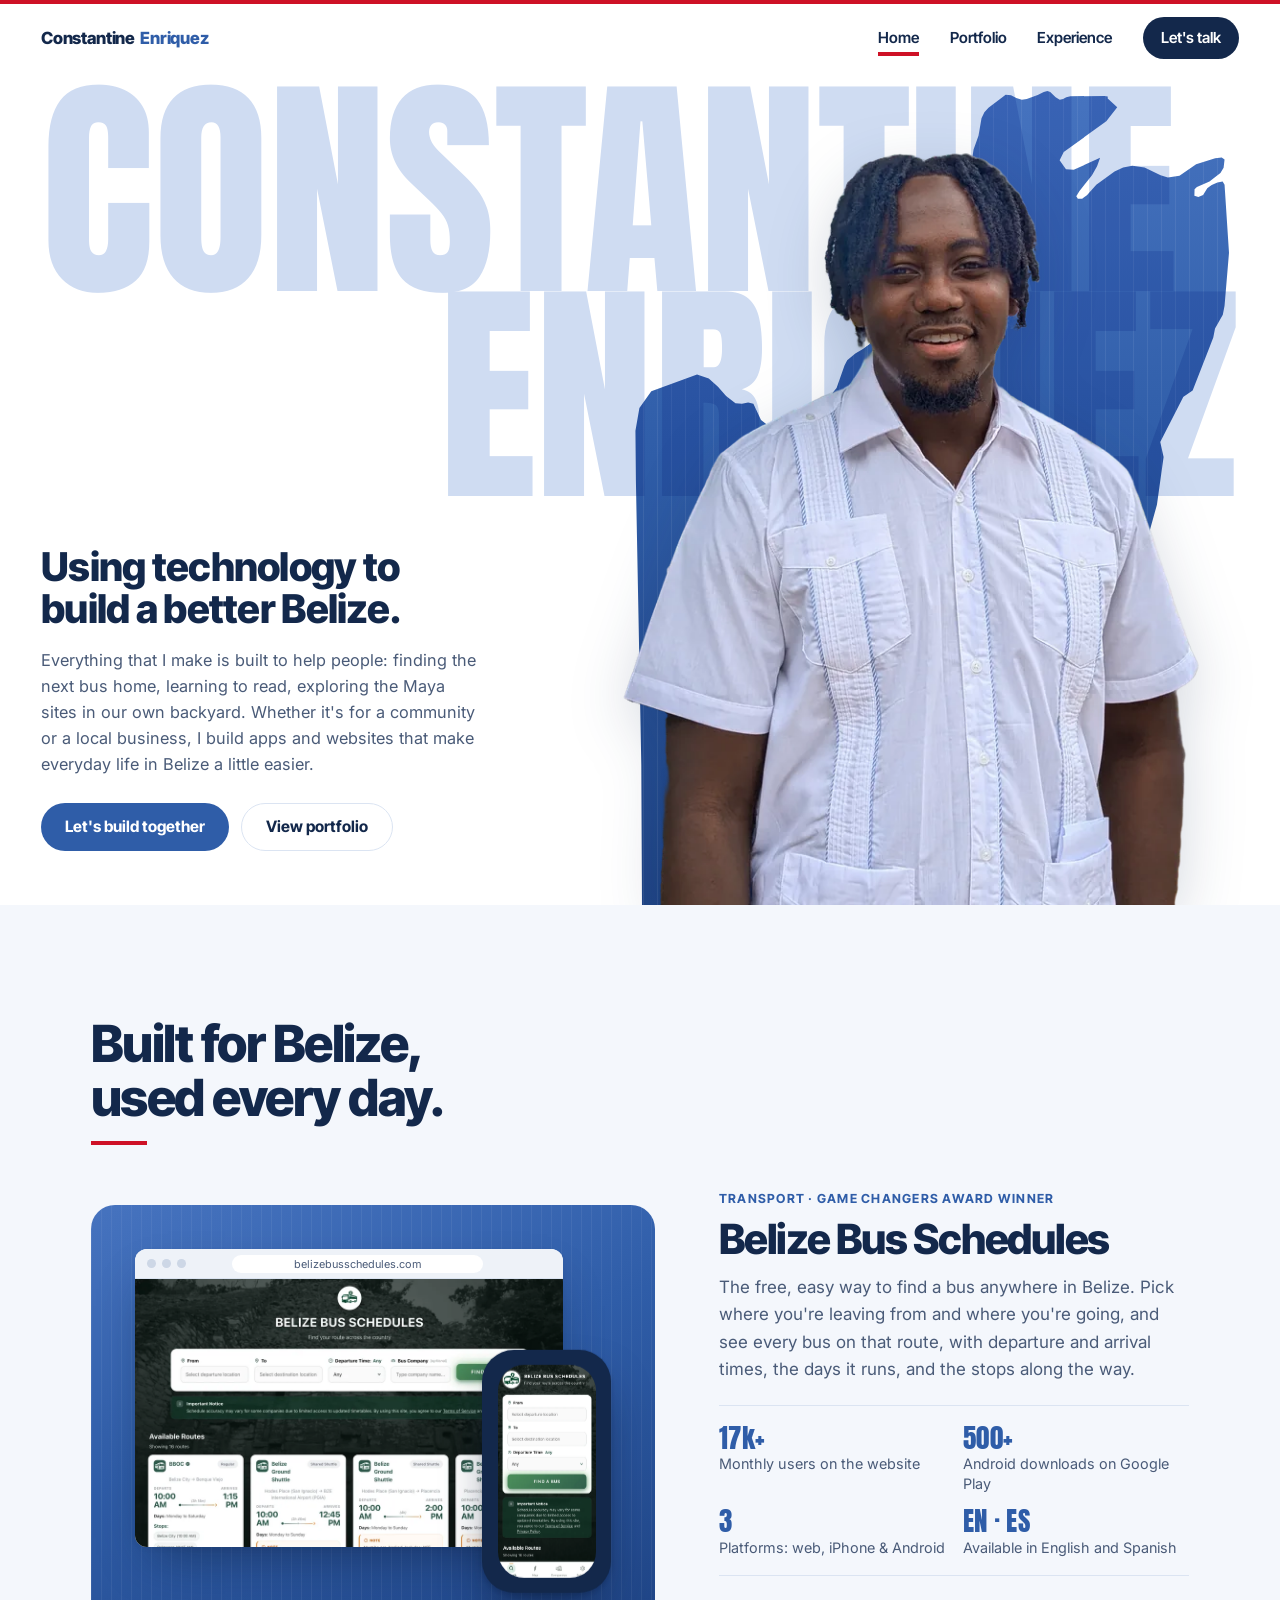
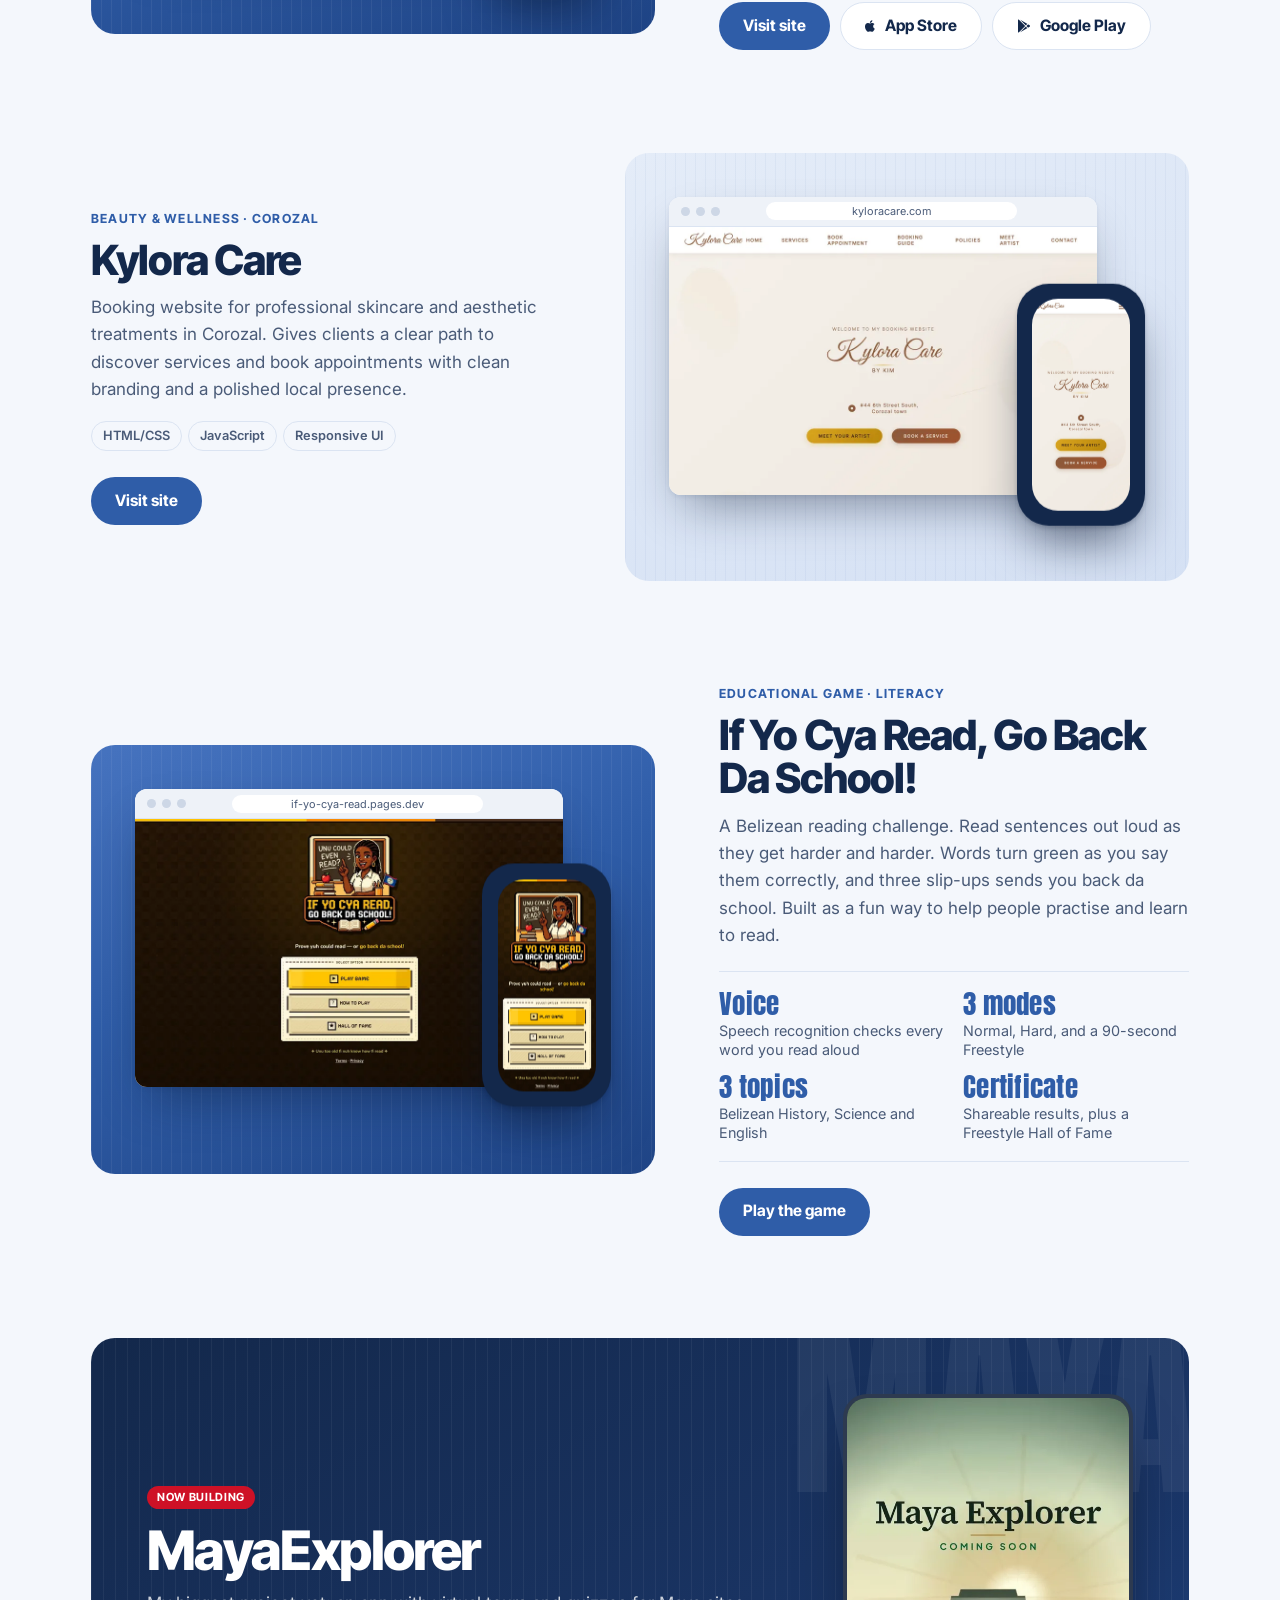
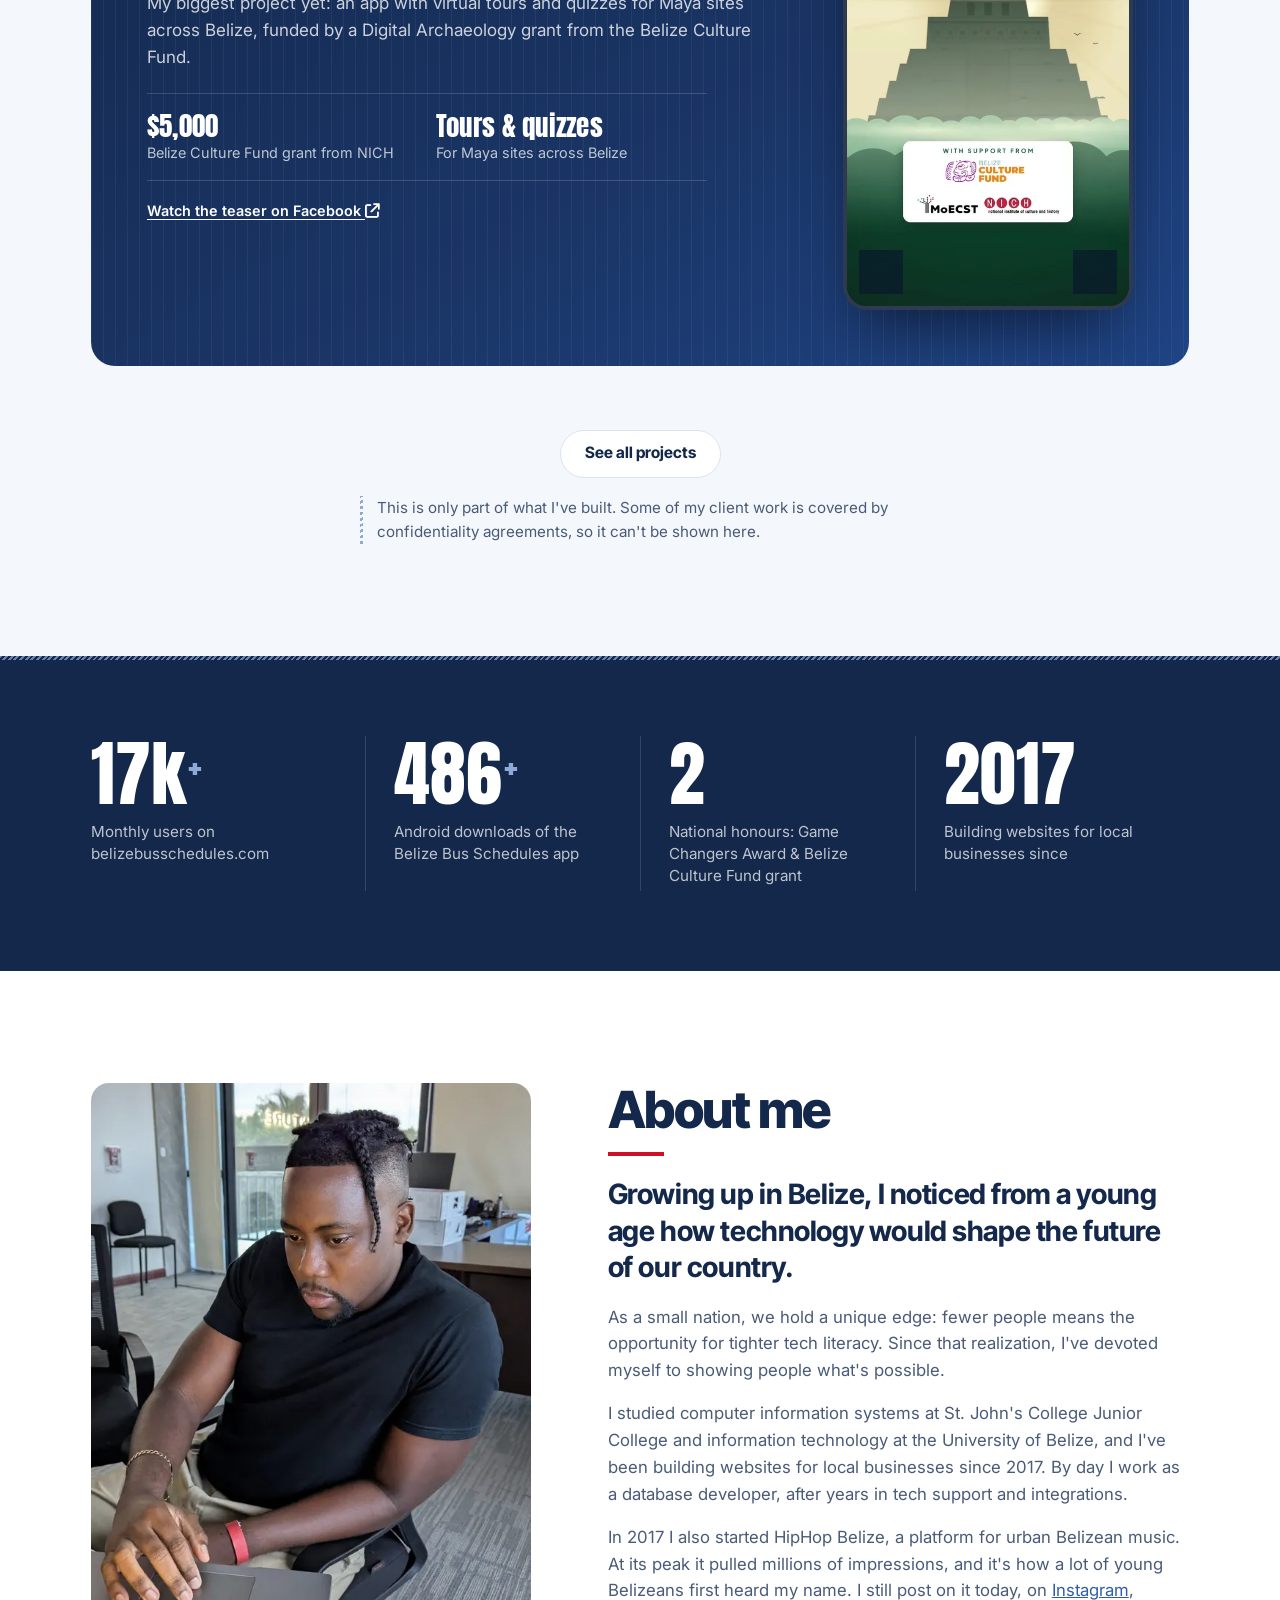
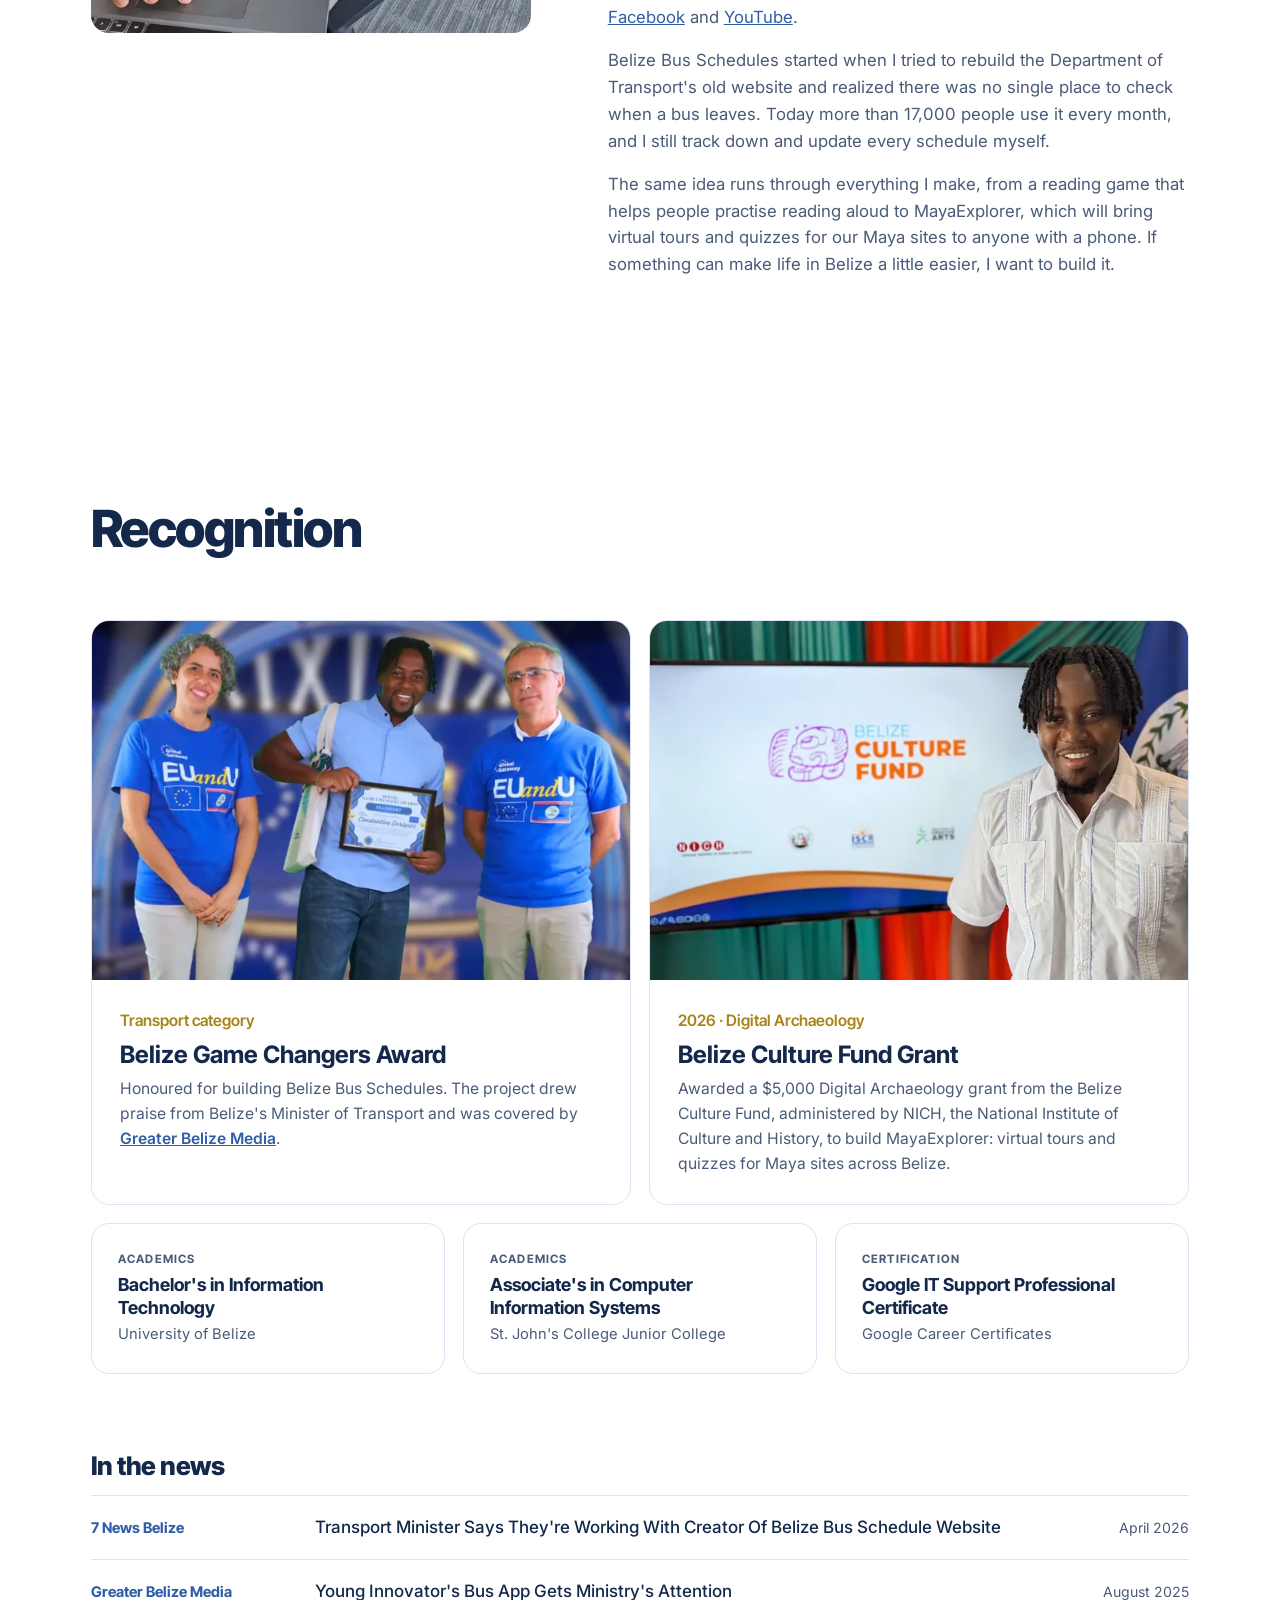
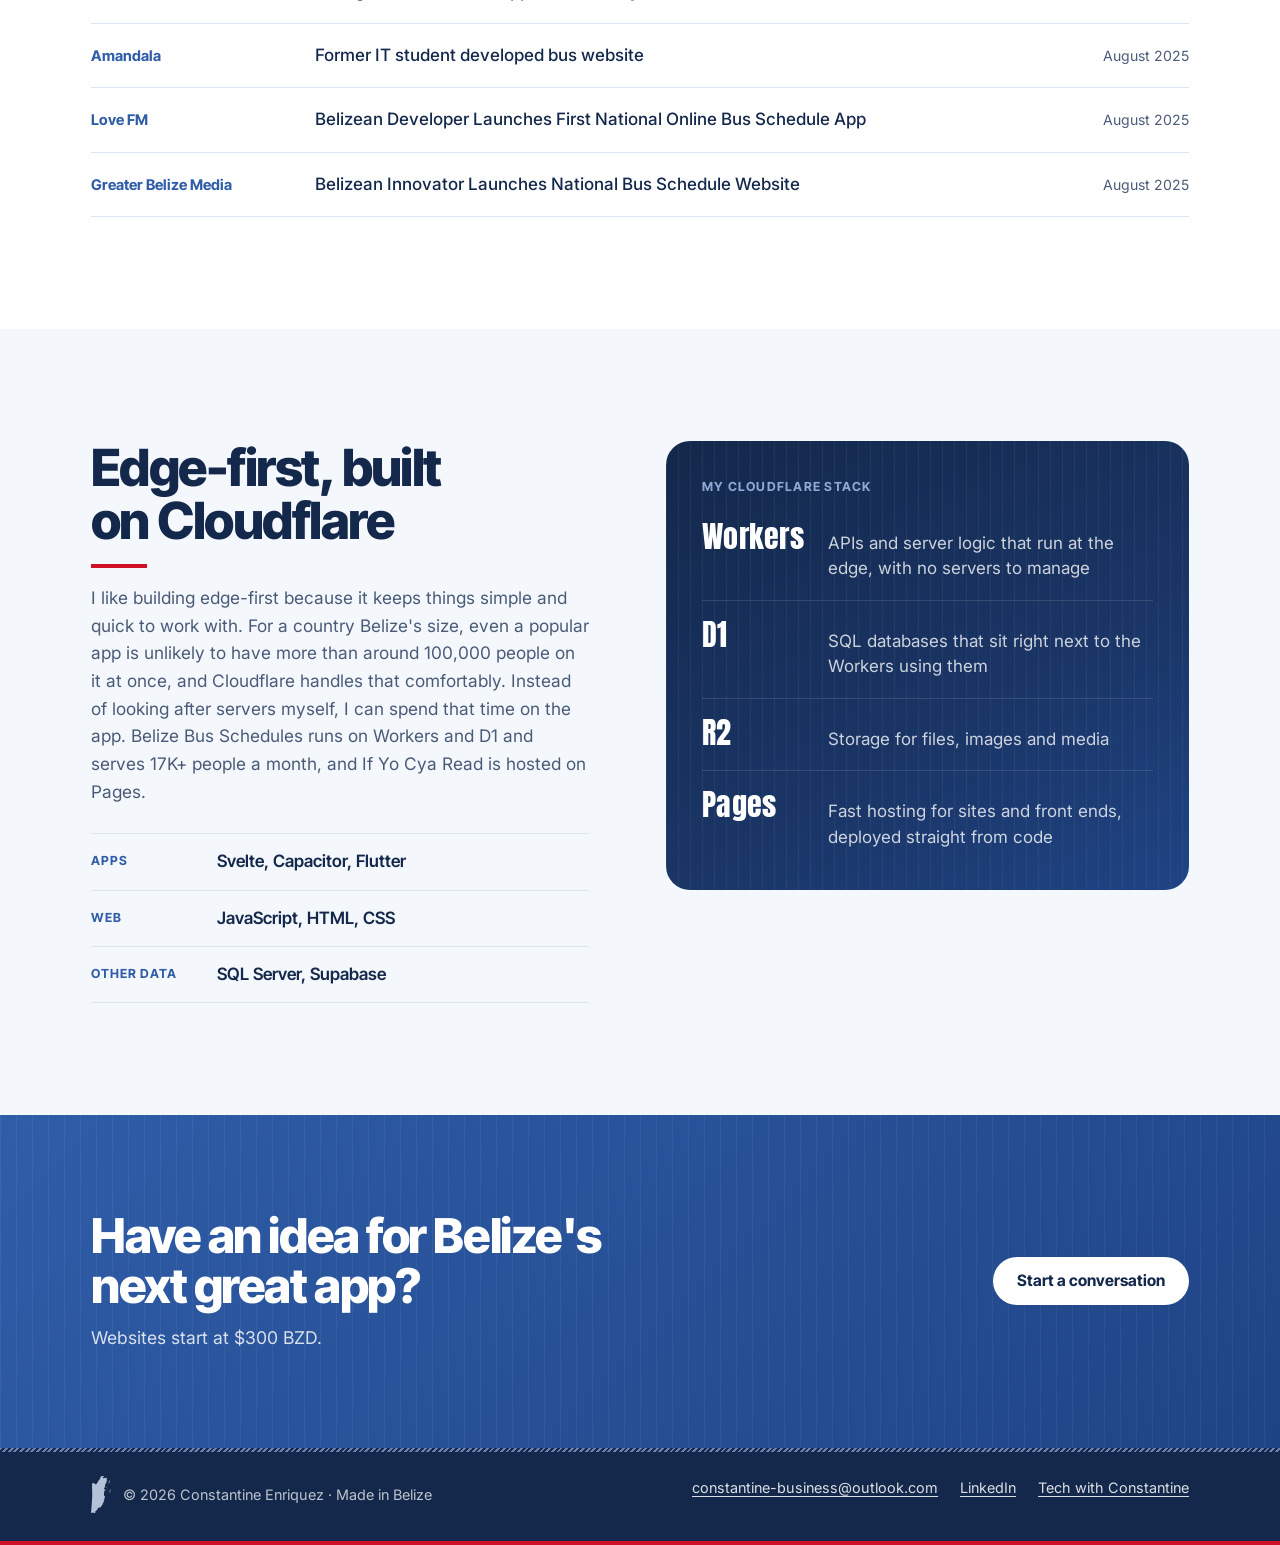
<file: index.html>
<!DOCTYPE html>
<html lang="en">
<head>
    <meta charset="UTF-8">
    <meta name="viewport" content="width=device-width, initial-scale=1.0, viewport-fit=cover">
    <meta name="description" content="Belizean developer using technology to build a better Belize. Creator of Belize Bus Schedules, If Yo Cya Read, HipHop Belize and the upcoming MayaExplorer.">
    <link rel="canonical" href="https://constantine-enriquez.github.io/">
    <meta name="theme-color" content="#ffffff">

    <!-- Share previews (Facebook, WhatsApp, LinkedIn, X, iMessage) -->
    <meta property="og:type" content="profile">
    <meta property="og:site_name" content="Constantine Enriquez">
    <meta property="og:title" content="Constantine Enriquez | Using technology to build a better Belize">
    <meta property="og:description" content="Belizean developer using technology to build a better Belize. Creator of Belize Bus Schedules, If Yo Cya Read, HipHop Belize and the upcoming MayaExplorer.">
    <meta property="og:url" content="https://constantine-enriquez.github.io/">
    <meta property="og:image" content="https://constantine-enriquez.github.io/assets/images/og-image.jpg?v=10">
    <meta property="og:image:width" content="1200">
    <meta property="og:image:height" content="630">
    <meta property="og:image:alt" content="Constantine Enriquez in a white guayabera in front of a blue map of Belize, beneath his name, beside the words: Using technology to build a better Belize.">
    <meta property="og:locale" content="en_US">
    <meta name="twitter:card" content="summary_large_image">
    <meta name="twitter:title" content="Constantine Enriquez | Using technology to build a better Belize">
    <meta name="twitter:description" content="Belizean developer using technology to build a better Belize. Creator of Belize Bus Schedules, If Yo Cya Read, HipHop Belize and the upcoming MayaExplorer.">
    <meta name="twitter:image" content="https://constantine-enriquez.github.io/assets/images/og-image.jpg?v=10">

    <!-- Icons -->
    <link rel="icon" href="/favicon.ico" sizes="any">
    <link rel="icon" type="image/png" sizes="32x32" href="/assets/images/favicon-32.png">
    <link rel="apple-touch-icon" href="/assets/images/apple-touch-icon.png">
    <link rel="manifest" href="/site.webmanifest">
    <title>Constantine Enriquez | Using technology to build a better Belize</title>

    <link rel="preconnect" href="https://fonts.googleapis.com">
    <link rel="preconnect" href="https://fonts.gstatic.com" crossorigin>
    <link href="https://fonts.googleapis.com/css2?family=Anton&family=Inter+Tight:wght@600;700;800&family=Inter:wght@400;500;600&display=swap" rel="stylesheet">
    <link rel="stylesheet" href="https://cdnjs.cloudflare.com/ajax/libs/font-awesome/6.4.0/css/all.min.css">
    <link rel="stylesheet" href="assets/v2.css?v=28">
    <script>document.documentElement.classList.add('js');</script>
    <script type="application/ld+json">
{
      "@context": "https://schema.org",
      "@type": "Person",
      "name": "Constantine James Enriquez",
      "alternateName": "Constantine Enriquez",
      "url": "https://constantine-enriquez.github.io/",
      "image": "https://constantine-enriquez.github.io/assets/images/og-image.jpg?v=10",
      "jobTitle": "Software Developer",
      "description": "Belizean developer using technology to build a better Belize.",
      "nationality": {
        "@type": "Country",
        "name": "Belize"
      },
      "award": [
        "Belize Game Changers Award (Transport)",
        "Belize Culture Fund Digital Archaeology Grant, 2026"
      ],
      "alumniOf": [
        {
          "@type": "CollegeOrUniversity",
          "name": "University of Belize"
        },
        {
          "@type": "CollegeOrUniversity",
          "name": "St. John's College Junior College"
        }
      ],
      "sameAs": [
        "https://www.linkedin.com/in/constantine-enriquez-74145b203/",
        "https://www.facebook.com/profile.php?id=61583526993627"
      ]
    }
    </script>
</head>
<body>

    <header class="nav">
        <div class="nav-inner">
            <a class="nav-brand" href="/">Constantine<span>Enriquez</span></a>
            <button class="nav-toggle" type="button" aria-expanded="false" aria-controls="nav-links" aria-label="Open menu">
                <span></span><span></span>
            </button>
            <nav id="nav-links" class="nav-links" aria-label="Main">
                <a href="/" aria-current="page">Home</a>
                <a href="/portfolio">Portfolio</a>
                <a href="/experience">Experience</a>
                <a href="/contact" class="nav-cta">Let's talk</a>
            </nav>
        </div>
    </header>

    <main>
        <!-- Hero -->
        <section class="hero">
            <h1 class="hero-name" data-parallax="0.22">
                <span class="hero-name-line">Constantine</span>
                <span class="hero-name-line">Enriquez</span>
            </h1>

            <div class="hero-photo">
                <picture>
                    <img src="assets/images/constantine-portrait-800.webp"
                         srcset="assets/images/constantine-portrait-800.webp 683w, assets/images/constantine-portrait-1400.webp 1196w"
                         sizes="(max-width: 899px) min(86vw, 560px), (max-width: 1100px) and (orientation: portrait) 560px, min(52vw, 760px)"
                         width="1196" height="1400" fetchpriority="high"
                         alt="Constantine Enriquez smiling, wearing a white guayabera with blue piping">
                </picture>
            </div>


            <div class="hero-copy">
                <p class="hero-lede">Using technology to build a better Belize.</p>
                <p class="hero-body">Everything that I make is built to help people: finding the next bus home, learning to read, exploring the Maya sites in our own backyard. Whether it's for a community or a local business, I build apps and websites that make everyday life in Belize a little easier.</p>
                <div class="hero-cta">
                    <a href="/contact" class="btn btn-primary">Let's build together</a>
                    <a href="/portfolio" class="btn btn-ghost">View portfolio</a>
                </div>
            </div>
        </section>

        <!-- Selected work -->
        <section class="section section-ice" id="work">
            <div class="container">
                <div class="section-head">
                    <h2 class="section-title">Built for Belize, used every day.</h2>
                </div>

                <article class="showcase">
                    <div class="showcase-media">
                        <div class="stage">
                            <div class="devices">
                                <figure class="browser">
                                    <div class="browser-bar" aria-hidden="true"><span></span><span></span><span></span><p class="browser-url">belizebusschedules.com</p></div>
                                    <img src="assets/images/work/bbs-desktop-900.webp"
                                         srcset="assets/images/work/bbs-desktop-900.webp 900w, assets/images/work/bbs-desktop-1600.webp 1600w"
                                         sizes="(max-width: 899px) 90vw, 560px"
                                         width="1600" height="1000" loading="lazy" decoding="async"
                                         alt="Belize Bus Schedules website: a route search form over a list of available bus routes">
                                </figure>
                                <figure class="phone">
                                    <img src="assets/images/work/bbs-mobile.webp" width="600" height="1298" loading="lazy" decoding="async"
                                         alt="Belize Bus Schedules on a phone">
                                </figure>
                            </div>
                        </div>
                    </div>
                    <div class="showcase-body">
                        <p class="showcase-tag">Transport · Game Changers Award winner</p>
                        <h3 class="showcase-title">Belize Bus Schedules</h3>
                        <p>The free, easy way to find a bus anywhere in Belize. Pick where you're leaving from and where you're going, and see every bus on that route, with departure and arrival times, the days it runs, and the stops along the way.</p>
                        <ul class="facts">
                            <li><strong>17k+</strong> Monthly users on the website</li>
                            <li><strong>500+</strong> Android downloads on Google Play</li>
                            <li><strong>3</strong> Platforms: web, iPhone &amp; Android</li>
                            <li><strong>EN · ES</strong> Available in English and Spanish</li>
                        </ul>
                        <div class="actions">
                            <a href="https://belizebusschedules.com/" target="_blank" rel="noopener" class="btn btn-primary">Visit site</a>
                            <a href="https://apps.apple.com/us/app/belize-bus-schedules/id6827847362" target="_blank" rel="noopener" class="btn btn-ghost"><i class="fab fa-apple" aria-hidden="true"></i> App Store</a>
                            <a href="https://play.google.com/store/apps/details?id=bz.belizebusschedules&amp;hl=en" target="_blank" rel="noopener" class="btn btn-ghost"><i class="fab fa-google-play" aria-hidden="true"></i> Google Play</a>
                        </div>
                    </div>
                </article>

                <article class="showcase showcase-flip">
                    <div class="showcase-media">
                        <div class="stage stage-mist">
                            <div class="devices">
                                <figure class="browser">
                                    <div class="browser-bar" aria-hidden="true"><span></span><span></span><span></span><p class="browser-url">kyloracare.com</p></div>
                                    <img src="assets/images/work/ky-desktop-900.webp"
                                         srcset="assets/images/work/ky-desktop-900.webp 900w, assets/images/work/ky-desktop-1600.webp 1600w"
                                         sizes="(max-width: 899px) 90vw, 560px"
                                         width="1600" height="1000" loading="lazy" decoding="async"
                                         alt="Kylora Care website: an elegant welcome screen with Meet your artist and Book a service buttons">
                                </figure>
                                <figure class="phone">
                                    <img src="assets/images/work/ky-mobile.webp" width="600" height="1298" loading="lazy" decoding="async"
                                         alt="Kylora Care on a phone">
                                </figure>
                            </div>
                        </div>
                    </div>
                    <div class="showcase-body">
                        <p class="showcase-tag">Beauty &amp; Wellness · Corozal</p>
                        <h3 class="showcase-title">Kylora Care</h3>
                        <p>Booking website for professional skincare and aesthetic treatments in Corozal. Gives clients a clear path to discover services and book appointments with clean branding and a polished local presence.</p>
                        <ul class="chips" aria-label="Built with">
                            <li>HTML/CSS</li>
                            <li>JavaScript</li>
                            <li>Responsive UI</li>
                        </ul>
                        <div class="actions" style="margin-top: 26px;">
                            <a href="https://kyloracare.com/" target="_blank" rel="noopener" class="btn btn-primary">Visit site</a>
                        </div>
                    </div>
                </article>

                <article class="showcase">
                    <div class="showcase-media">
                        <div class="stage">
                            <div class="devices">
                                <figure class="browser">
                                    <div class="browser-bar" aria-hidden="true"><span></span><span></span><span></span><p class="browser-url">if-yo-cya-read.pages.dev</p></div>
                                    <img src="assets/images/work/iycr-desktop-900.webp"
                                         srcset="assets/images/work/iycr-desktop-900.webp 900w, assets/images/work/iycr-desktop-1600.webp 1600w"
                                         sizes="(max-width: 899px) 90vw, 560px"
                                         width="1600" height="1000" loading="lazy" decoding="async"
                                         alt="If Yo Cya Read, Go Back Da School! title screen: a pixel-art teacher at a chalkboard asking 'Unu could even read?', with Play Game, How to Play and Hall of Fame buttons">
                                </figure>
                                <figure class="phone">
                                    <img src="assets/images/work/iycr-mobile.webp" width="600" height="1298" loading="lazy" decoding="async"
                                         alt="If Yo Cya Read on a phone">
                                </figure>
                            </div>
                        </div>
                    </div>
                    <div class="showcase-body">
                        <p class="showcase-tag">Educational game · Literacy</p>
                        <h3 class="showcase-title">If Yo Cya Read, Go Back Da School!</h3>
                        <p>A Belizean reading challenge. Read sentences out loud as they get harder and harder. Words turn green as you say them correctly, and three slip-ups sends you back da school. Built as a fun way to help people practise and learn to read.</p>
                        <ul class="facts">
                            <li><strong>Voice</strong> Speech recognition checks every word you read aloud</li>
                            <li><strong>3 modes</strong> Normal, Hard, and a 90-second Freestyle</li>
                            <li><strong>3 topics</strong> Belizean History, Science and English</li>
                            <li><strong>Certificate</strong> Shareable results, plus a Freestyle Hall of Fame</li>
                        </ul>
                        <div class="actions">
                            <a href="https://if-yo-cya-read.pages.dev/" target="_blank" rel="noopener" class="btn btn-primary">Play the game</a>
                        </div>
                    </div>
                </article>

                <aside class="next-up has-video" aria-labelledby="next-up-title">
                    <p class="next-up-word" aria-hidden="true">MAYA</p>
                    <div class="next-up-body">
                        <span class="pill">Now building</span>
                        <h3 id="next-up-title">MayaExplorer</h3>
                        <p>My biggest project yet: an app with virtual tours and quizzes for Maya sites across Belize, funded by a Digital Archaeology grant from the Belize Culture Fund.</p>
                        <ul class="facts">
                            <li><strong>$5,000</strong> Belize Culture Fund grant from NICH</li>
                            <li><strong>Tours &amp; quizzes</strong> For Maya sites across Belize</li>
                        </ul>
                        <p class="promo-link"><a href="https://www.facebook.com/reel/2622252991627282/" target="_blank" rel="noopener">Watch the teaser on Facebook <i class="fas fa-arrow-up-right-from-square" aria-hidden="true"></i></a></p>
                    </div>
                    <figure class="promo">
                        <video src="assets/video/mayaexplorer-promo.mp4" poster="assets/video/mayaexplorer-poster.webp"
                               width="720" height="1280" muted loop playsinline preload="none" controls
                               aria-label="MayaExplorer promo video: an illustrated journey to a Maya temple, ending with 'Maya Explorer, coming soon'"></video>
                        <button type="button" class="promo-btn promo-play" aria-label="Play video"><i class="fas fa-play" aria-hidden="true"></i></button>
                        <button type="button" class="promo-btn promo-sound" aria-label="Turn sound on" aria-pressed="false"><i class="fas fa-volume-xmark" aria-hidden="true"></i></button>
                    </figure>
                </aside>

                <div class="section-more">
                    <a href="/portfolio" class="btn btn-ghost">See all projects</a>
                    <p class="confidential-note">This is only part of what I've built. Some of my client work is covered by confidentiality agreements, so it can't be shown here.</p>
                </div>
            </div>
        </section>

        <!-- Numbers -->
        <section class="stats-band" aria-label="At a glance">
            <div class="container">
                <ul class="stats">
                    <li class="stat"><span class="stat-num">17k<small>+</small></span><span class="stat-label">Monthly users on belizebusschedules.com</span></li>
                    <li class="stat"><span class="stat-num">500<small>+</small></span><span class="stat-label">Android downloads of the Belize Bus Schedules app</span></li>
                    <li class="stat"><span class="stat-num">2</span><span class="stat-label">National honours: Game Changers Award &amp; Belize Culture Fund grant</span></li>
                    <li class="stat"><span class="stat-num">2017</span><span class="stat-label">Building websites for local businesses since</span></li>
                </ul>
            </div>
        </section>

        <!-- About -->
        <section class="section about" id="about">
            <div class="container about-inner">
                <figure class="about-photo">
                    <img src="assets/images/about-at-work-600.webp"
                         srcset="assets/images/about-at-work-600.webp 600w, assets/images/about-at-work-1000.webp 1000w"
                         sizes="(max-width: 899px) min(88vw, 520px), 440px"
                         width="1000" height="1250" loading="lazy" decoding="async"
                         alt="Constantine working on a laptop at his desk">
                </figure>
                <div class="about-body">
                    <h2 class="section-title">About me</h2>
                    <p class="about-lede">Growing up in Belize, I noticed from a young age how technology would shape the future of our country.</p>
                    <p>As a small nation, we hold a unique edge: fewer people means the opportunity for tighter tech literacy. Since that realization, I've devoted myself to showing people what's possible.</p>
                    <p>I studied computer information systems at St. John's College Junior College and information technology at the University of Belize, and I've been building websites for local businesses since 2017. By day I work as a database developer, after years in tech support and integrations.</p>
                    <p>In 2017 I also started HipHop Belize, a platform for urban Belizean music. At its peak it pulled millions of impressions, and it's how a lot of young Belizeans first heard my name. I still post on it today, on <a href="https://www.instagram.com/hiphopbelize/" target="_blank" rel="noopener">Instagram</a>, <a href="https://www.facebook.com/HipHopBelize/" target="_blank" rel="noopener">Facebook</a> and <a href="https://www.youtube.com/c/HipHopBelize" target="_blank" rel="noopener">YouTube</a>.</p>
                    <p>Belize Bus Schedules started when I tried to rebuild the Department of Transport's old website and realized there was no single place to check when a bus leaves. Today more than 17,000 people use it every month, and I still track down and update every schedule myself.</p>
                    <p>The same idea runs through everything I make, from a reading game that helps people practise reading aloud to MayaExplorer, which will bring virtual tours and quizzes for our Maya sites to anyone with a phone. If something can make life in Belize a little easier, I want to build it.</p>
                </div>
            </div>
        </section>

        <!-- Recognition + credentials -->
        <section class="section">
            <div class="container">
                <div class="section-head">
                    <h2 class="section-title">Recognition</h2>
                </div>

                <div class="honours">
                    <figure class="honour">
                        <img src="assets/images/work/award-gamechangers-800.webp"
                             srcset="assets/images/work/award-gamechangers-800.webp 800w, assets/images/work/award-gamechangers-1400.webp 1400w"
                             sizes="(max-width: 599px) 92vw, 560px"
                             width="1400" height="788" loading="lazy" decoding="async"
                             alt="Constantine holding his Belize Game Changers Awards certificate for the Transport category, standing between two presenters">
                        <figcaption>
                            <p class="card-kicker">Transport category</p>
                            <h3 class="card-title">Belize Game Changers Award</h3>
                            <p>Honoured for building Belize Bus Schedules. The project drew praise from Belize's Minister of Transport and was covered by <a href="https://www.greaterbelize.com/young-innovators-bus-app-gets-ministrys-attention/" target="_blank" rel="noopener">Greater Belize Media</a>.</p>
                        </figcaption>
                    </figure>
                    <figure class="honour">
                        <img src="assets/images/work/grant-culture-fund-700.webp"
                             srcset="assets/images/work/grant-culture-fund-700.webp 700w, assets/images/work/grant-culture-fund-1200.webp 1200w"
                             sizes="(max-width: 599px) 92vw, 560px"
                             width="1200" height="800" loading="lazy" decoding="async"
                             alt="Constantine smiling beside a screen showing the Belize Culture Fund and NICH logos">
                        <figcaption>
                            <p class="card-kicker">2026 · Digital Archaeology</p>
                            <h3 class="card-title">Belize Culture Fund Grant</h3>
                            <p>Awarded a $5,000 Digital Archaeology grant from the Belize Culture Fund, administered by NICH, the National Institute of Culture and History, to build MayaExplorer: virtual tours and quizzes for Maya sites across Belize.</p>
                        </figcaption>
                    </figure>
                </div>

                <div class="cred-grid cred-grid-3">
                    <div class="cred-card">
                        <span class="cred-label">Academics</span>
                        <span class="cred-title">Bachelor's in Information Technology</span>
                        <span class="cred-meta">University of Belize</span>
                    </div>
                    <div class="cred-card">
                        <span class="cred-label">Academics</span>
                        <span class="cred-title">Associate's in Computer Information Systems</span>
                        <span class="cred-meta">St. John's College Junior College</span>
                    </div>
                    <div class="cred-card">
                        <span class="cred-label">Certification</span>
                        <span class="cred-title">Google IT Support Professional Certificate</span>
                        <span class="cred-meta">Google Career Certificates</span>
                    </div>
                </div>

                <div class="press">
                    <h3 class="press-title">In the news</h3>
                    <ul class="press-list">
                        <li><a href="https://www.7newsbelize.com/sstory.php?nid=77848" target="_blank" rel="noopener"><span class="press-outlet">7 News Belize</span><span class="press-head">Transport Minister Says They're Working With Creator Of Belize Bus Schedule Website</span><span class="press-date">April 2026</span></a></li>
                        <li><a href="https://www.greaterbelize.com/young-innovators-bus-app-gets-ministrys-attention/" target="_blank" rel="noopener"><span class="press-outlet">Greater Belize Media</span><span class="press-head">Young Innovator's Bus App Gets Ministry's Attention</span><span class="press-date">August 2025</span></a></li>
                        <li><a href="https://amandala.com.bz/news/former-it-student-developed-bus-website/" target="_blank" rel="noopener"><span class="press-outlet">Amandala</span><span class="press-head">Former IT student developed bus website</span><span class="press-date">August 2025</span></a></li>
                        <li><a href="https://lovefm.com/belizean-developer-launches-first-national-online-bus-schedule-app/" target="_blank" rel="noopener"><span class="press-outlet">Love FM</span><span class="press-head">Belizean Developer Launches First National Online Bus Schedule App</span><span class="press-date">August 2025</span></a></li>
                        <li><a href="https://www.greaterbelize.com/belizean-innovator-launches-national-bus-schedule-website/" target="_blank" rel="noopener"><span class="press-outlet">Greater Belize Media</span><span class="press-head">Belizean Innovator Launches National Bus Schedule Website</span><span class="press-date">August 2025</span></a></li>
                    </ul>
                </div>
            </div>
        </section>

        <!-- Stack -->
        <section class="section section-ice" id="stack">
            <div class="container edge">
                <div class="edge-intro">
                    <h2 class="section-title">Edge-first, built on Cloudflare</h2>
                    <p class="section-intro">I like building edge-first because it keeps things simple and quick to work with. For a country Belize's size, even a popular app is unlikely to have more than around 100,000 people on it at once, and Cloudflare handles that comfortably. Instead of looking after servers myself, I can spend that time on the app. Belize Bus Schedules runs on Workers and D1 and serves 17K+ people a month, and If Yo Cya Read is hosted on Pages.</p>
                    <dl class="also">
                        <div><dt>Apps</dt><dd>Svelte, Capacitor, Flutter</dd></div>
                        <div><dt>Web</dt><dd>JavaScript, HTML, CSS</dd></div>
                        <div><dt>Other data</dt><dd>SQL Server, Supabase</dd></div>
                    </dl>
                </div>
                <div class="edge-panel">
                    <p class="edge-panel-title">My Cloudflare stack</p>
                    <ul class="edge-list">
                        <li><span class="edge-name">Workers</span><span class="edge-what">APIs and server logic that run at the edge, with no servers to manage</span></li>
                        <li><span class="edge-name">D1</span><span class="edge-what">SQL databases that sit right next to the Workers using them</span></li>
                        <li><span class="edge-name">R2</span><span class="edge-what">Storage for files, images and media</span></li>
                        <li><span class="edge-name">Pages</span><span class="edge-what">Fast hosting for sites and front ends, deployed straight from code</span></li>
                    </ul>
                </div>
            </div>
        </section>

        <section class="closer">
            <div class="container closer-inner">
                <div>
                    <h2>Have an idea for Belize's next great app?</h2>
                    <p class="closer-sub">Websites start at $300 BZD.</p>
                </div>
                <a href="/contact" class="btn btn-light">Start a conversation</a>
            </div>
        </section>
    </main>

    <footer class="footer">
        <div class="container footer-inner">
            <p class="footer-made"><img src="/assets/images/belize-mark.svg" width="16" height="30" alt="">&copy; 2026 Constantine Enriquez &middot; Made in Belize</p>
            <p class="footer-links"><a href="mailto:constantine-business@outlook.com">constantine-business@outlook.com</a><a href="https://www.linkedin.com/in/constantine-enriquez-74145b203/" target="_blank" rel="noopener">LinkedIn</a><a href="https://www.facebook.com/profile.php?id=61583526993627" target="_blank" rel="noopener">Tech with Constantine</a></p>
        </div>
    </footer>

    <script src="assets/v2.js?v=9" defer></script>
</body>
</html>
</file>
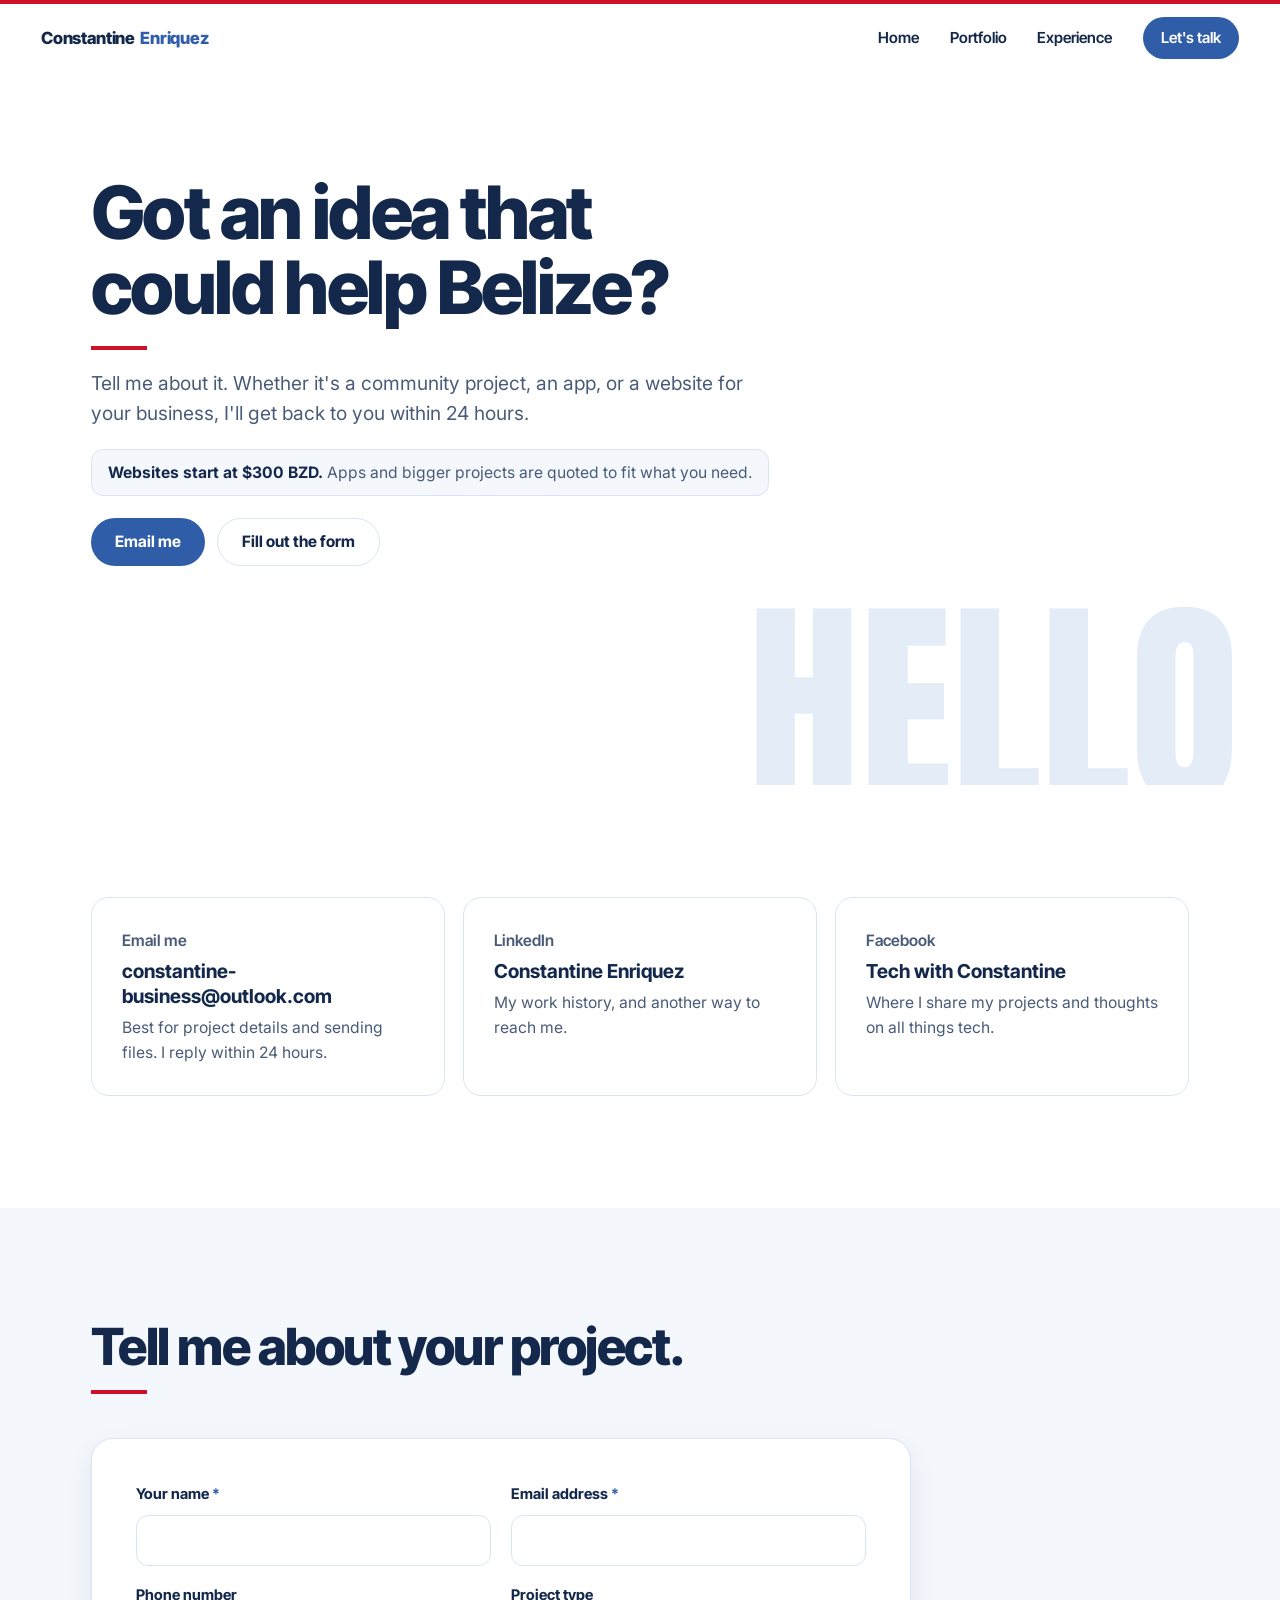
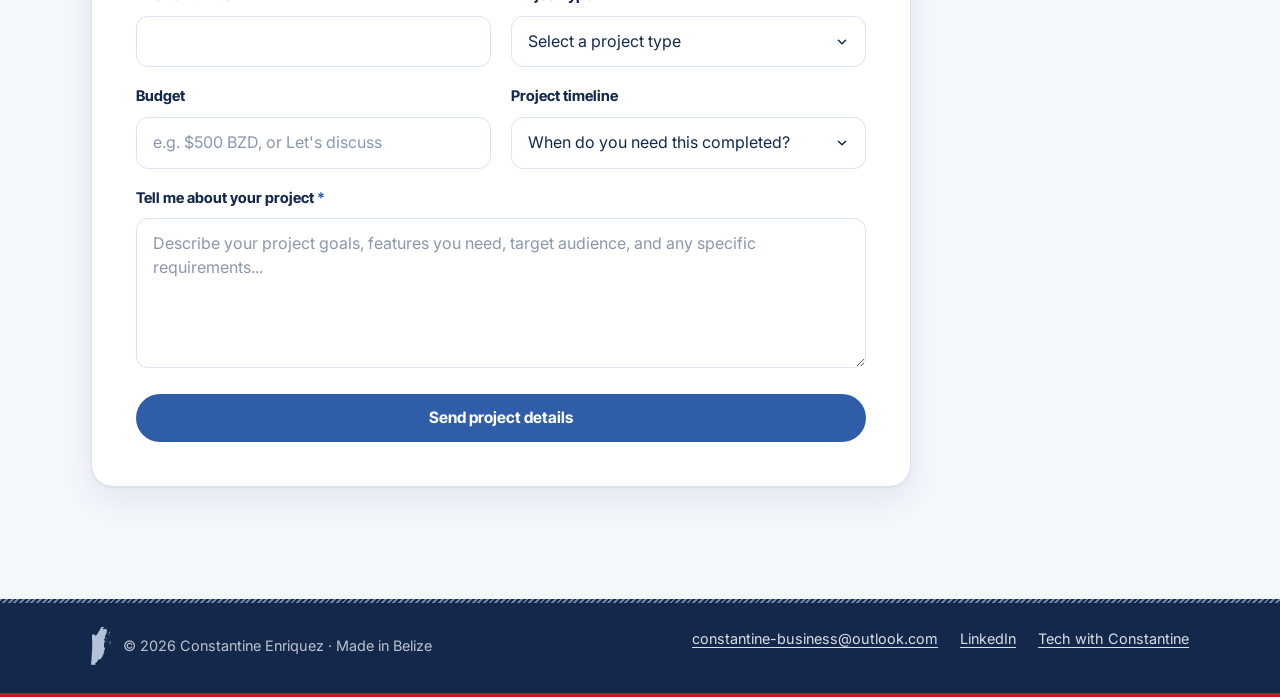
<file: contact.html>
<!DOCTYPE html>
<html lang="en">
<head>
    <meta charset="UTF-8">
    <meta name="viewport" content="width=device-width, initial-scale=1.0, viewport-fit=cover">
    <meta name="description" content="Got an idea that could help Belize? Get in touch about a website, an app or a community project.">
    <link rel="canonical" href="https://constantine-enriquez.github.io/contact">
    <meta name="theme-color" content="#ffffff">

    <!-- Share previews (Facebook, WhatsApp, LinkedIn, X, iMessage) -->
    <meta property="og:type" content="website">
    <meta property="og:site_name" content="Constantine Enriquez">
    <meta property="og:title" content="Contact | Constantine Enriquez">
    <meta property="og:description" content="Got an idea that could help Belize? Get in touch about a website, an app or a community project.">
    <meta property="og:url" content="https://constantine-enriquez.github.io/contact">
    <meta property="og:image" content="https://constantine-enriquez.github.io/assets/images/og-image.jpg?v=10">
    <meta property="og:image:width" content="1200">
    <meta property="og:image:height" content="630">
    <meta property="og:image:alt" content="Constantine Enriquez in a white guayabera in front of a blue map of Belize, beneath his name, beside the words: Using technology to build a better Belize.">
    <meta property="og:locale" content="en_US">
    <meta name="twitter:card" content="summary_large_image">
    <meta name="twitter:title" content="Contact | Constantine Enriquez">
    <meta name="twitter:description" content="Got an idea that could help Belize? Get in touch about a website, an app or a community project.">
    <meta name="twitter:image" content="https://constantine-enriquez.github.io/assets/images/og-image.jpg?v=10">

    <!-- Icons -->
    <link rel="icon" href="/favicon.ico" sizes="any">
    <link rel="icon" type="image/png" sizes="32x32" href="/assets/images/favicon-32.png">
    <link rel="apple-touch-icon" href="/assets/images/apple-touch-icon.png">
    <link rel="manifest" href="/site.webmanifest">
    <title>Contact | Constantine Enriquez</title>

    <link rel="preconnect" href="https://fonts.googleapis.com">
    <link rel="preconnect" href="https://fonts.gstatic.com" crossorigin>
    <link href="https://fonts.googleapis.com/css2?family=Anton&family=Inter+Tight:wght@600;700;800&family=Inter:wght@400;500;600&display=swap" rel="stylesheet">
    <link rel="stylesheet" href="https://cdnjs.cloudflare.com/ajax/libs/font-awesome/6.4.0/css/all.min.css">
    <link rel="stylesheet" href="assets/v2.css?v=28">
    <script>document.documentElement.classList.add('js');</script>
</head>
<body>

    <header class="nav">
        <div class="nav-inner">
            <a class="nav-brand" href="/">Constantine<span>Enriquez</span></a>
            <button class="nav-toggle" type="button" aria-expanded="false" aria-controls="nav-links" aria-label="Open menu">
                <span></span><span></span>
            </button>
            <nav id="nav-links" class="nav-links" aria-label="Main">
                <a href="/">Home</a>
                <a href="/portfolio">Portfolio</a>
                <a href="/experience">Experience</a>
                <a href="/contact" class="nav-cta" aria-current="page">Let's talk</a>
            </nav>
        </div>
    </header>

    <main>
        <section class="page-head">
            <p class="page-head-word" aria-hidden="true">Hello</p>
            <div class="container">
                <h1 class="page-title">Got an idea that could help Belize?</h1>
                <p class="page-sub">Tell me about it. Whether it's a community project, an app, or a website for your business, I'll get back to you within 24 hours.</p>
                <p class="price-note"><strong>Websites start at $300 BZD.</strong> Apps and bigger projects are quoted to fit what you need.</p>
                <div class="hero-cta">
                    <a href="mailto:constantine-business@outlook.com" class="btn btn-primary">Email me</a>
                    <a href="#contact-form" class="btn btn-ghost">Fill out the form</a>
                </div>
            </div>
        </section>

        <!-- Contact methods -->
        <section class="section">
            <div class="container">
                <div class="card-grid card-grid-3">
                    <a class="card contact-method" href="mailto:constantine-business@outlook.com">
                        <p class="card-kicker">Email me</p>
                        <h2 class="card-title">constantine-business@outlook.com</h2>
                        <p>Best for project details and sending files. I reply within 24 hours.</p>
                    </a>
                    <a class="card contact-method" href="https://www.linkedin.com/in/constantine-enriquez-74145b203/" target="_blank" rel="noopener">
                        <p class="card-kicker">LinkedIn</p>
                        <h2 class="card-title">Constantine Enriquez</h2>
                        <p>My work history, and another way to reach me.</p>
                    </a>
                    <a class="card contact-method" href="https://www.facebook.com/profile.php?id=61583526993627" target="_blank" rel="noopener">
                        <p class="card-kicker">Facebook</p>
                        <h2 class="card-title">Tech with Constantine</h2>
                        <p>Where I share my projects and thoughts on all things tech.</p>
                    </a>
                </div>
            </div>
        </section>

        <!-- Services + form -->
        <section class="section section-ice">
            <div class="container">

                <div id="contact-form" class="section-head">
                    <h2 class="section-title">Tell me about your project.</h2>
                </div>

                <form class="form-card contact-form" action="https://formspree.io/f/mblkdpzq" method="POST" novalidate>
                    <input type="hidden" name="_to" value="constantine-business@outlook.com">
                    <input type="hidden" name="_subject" value="New Project Inquiry from Website">
                    <input type="hidden" name="_next" value="javascript:void(0)">
                    <input type="hidden" name="_captcha" value="false">
                    <!-- Honeypot field for spam protection -->
                    <div class="honeypot" aria-hidden="true">
                        <label for="contact-gotcha">Leave this empty</label>
                        <input type="text" name="_gotcha" id="contact-gotcha" tabindex="-1" autocomplete="off">
                    </div>

                    <div class="form-error" role="alert" hidden></div>

                    <div class="form-grid">
                        <div class="field">
                            <label for="contact-name">Your name <span class="req">*</span></label>
                            <input type="text" name="name" id="contact-name" class="input" autocomplete="name" required>
                        </div>
                        <div class="field">
                            <label for="contact-email">Email address <span class="req">*</span></label>
                            <input type="email" name="email" id="contact-email" class="input" autocomplete="email" inputmode="email" required>
                        </div>
                        <div class="field">
                            <label for="contact-phone">Phone number</label>
                            <input type="tel" name="phone" id="contact-phone" class="input" autocomplete="tel" inputmode="tel">
                        </div>
                        <div class="field">
                            <label for="project-type">Project type</label>
                            <select name="project_type" id="project-type" class="input">
                                <option value="">Select a project type</option>
                                <option value="new-website">New Business Website</option>
                                <option value="redesign">Website Redesign</option>
                                <option value="maintenance">Tech Support &amp; Maintenance</option>
                                <option value="scripting">Custom Scripting &amp; Automation</option>
                                <option value="consultation">Consultation</option>
                                <option value="other">Other</option>
                            </select>
                        </div>
                        <div class="field">
                            <label for="project-budget">Budget</label>
                            <input type="text" name="budget" id="project-budget" class="input" placeholder="e.g. $500 BZD, or Let's discuss">
                        </div>
                        <div class="field">
                            <label for="project-timeline">Project timeline</label>
                            <select name="timeline" id="project-timeline" class="input">
                                <option value="">When do you need this completed?</option>
                                <option value="asap">ASAP</option>
                                <option value="1-month">Within 1 month</option>
                                <option value="2-3-months">2-3 months</option>
                                <option value="flexible">Flexible timeline</option>
                            </select>
                        </div>
                        <div class="field field-full">
                            <label for="project-message">Tell me about your project <span class="req">*</span></label>
                            <textarea name="message" id="project-message" class="input" placeholder="Describe your project goals, features you need, target audience, and any specific requirements..." required></textarea>
                        </div>
                    </div>

                    <button type="submit" class="btn btn-primary btn-block form-submit">
                        Send project details
                    </button>
                </form>
            </div>
        </section>
    </main>

    <!-- Success dialog -->
    <dialog class="dialog" id="success-dialog" aria-labelledby="success-title">
        <div class="dialog-icon"><i class="fas fa-check-circle" aria-hidden="true"></i></div>
        <h2 id="success-title">Message sent!</h2>
        <p>Thank you for reaching out! I've received your project inquiry and will get back to you within 24 hours.</p>
        <form method="dialog">
            <button class="btn btn-primary btn-block" type="submit">Close</button>
        </form>
    </dialog>

    <footer class="footer">
        <div class="container footer-inner">
            <p class="footer-made"><img src="/assets/images/belize-mark.svg" width="16" height="30" alt="">&copy; 2026 Constantine Enriquez &middot; Made in Belize</p>
            <p class="footer-links"><a href="mailto:constantine-business@outlook.com">constantine-business@outlook.com</a><a href="https://www.linkedin.com/in/constantine-enriquez-74145b203/" target="_blank" rel="noopener">LinkedIn</a><a href="https://www.facebook.com/profile.php?id=61583526993627" target="_blank" rel="noopener">Tech with Constantine</a></p>
        </div>
    </footer>

    <script src="assets/v2.js?v=9" defer></script>
    <script src="assets/contact.js?v=3" defer></script>
</body>
</html>
</file>
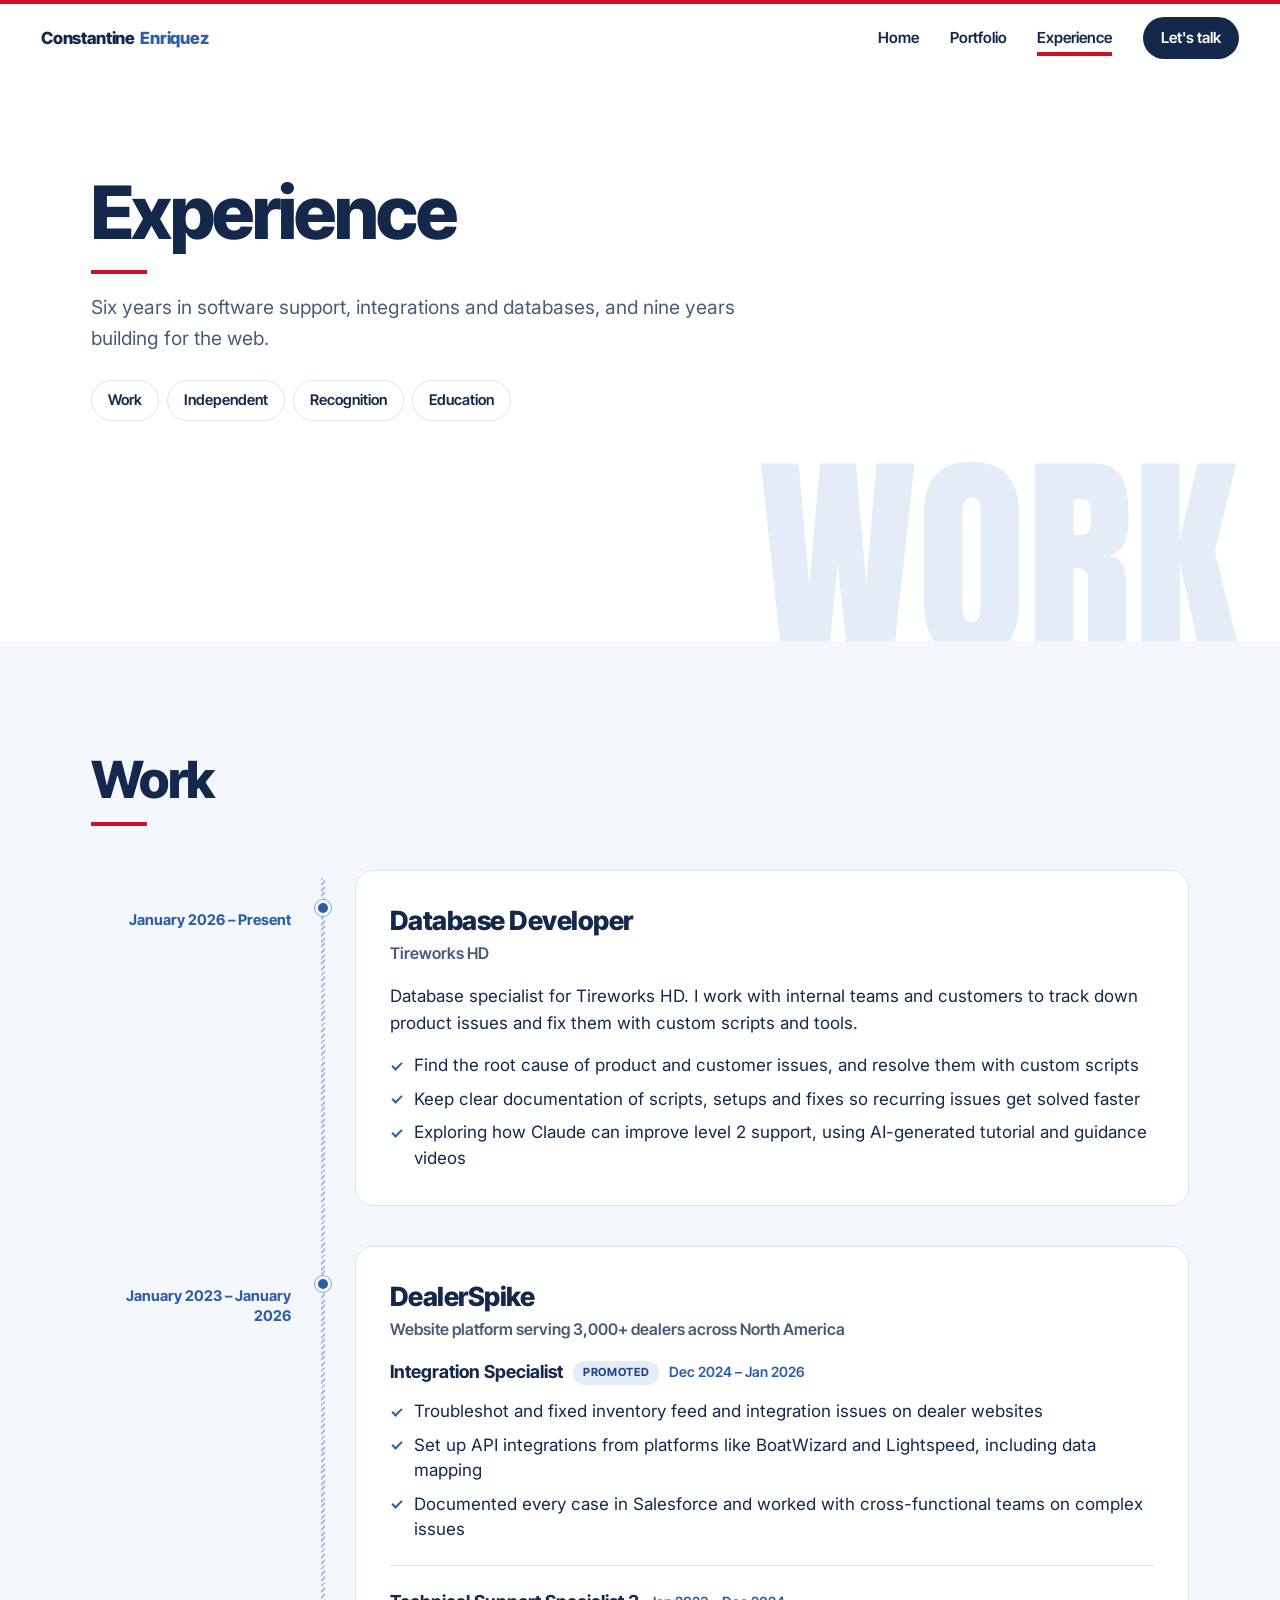
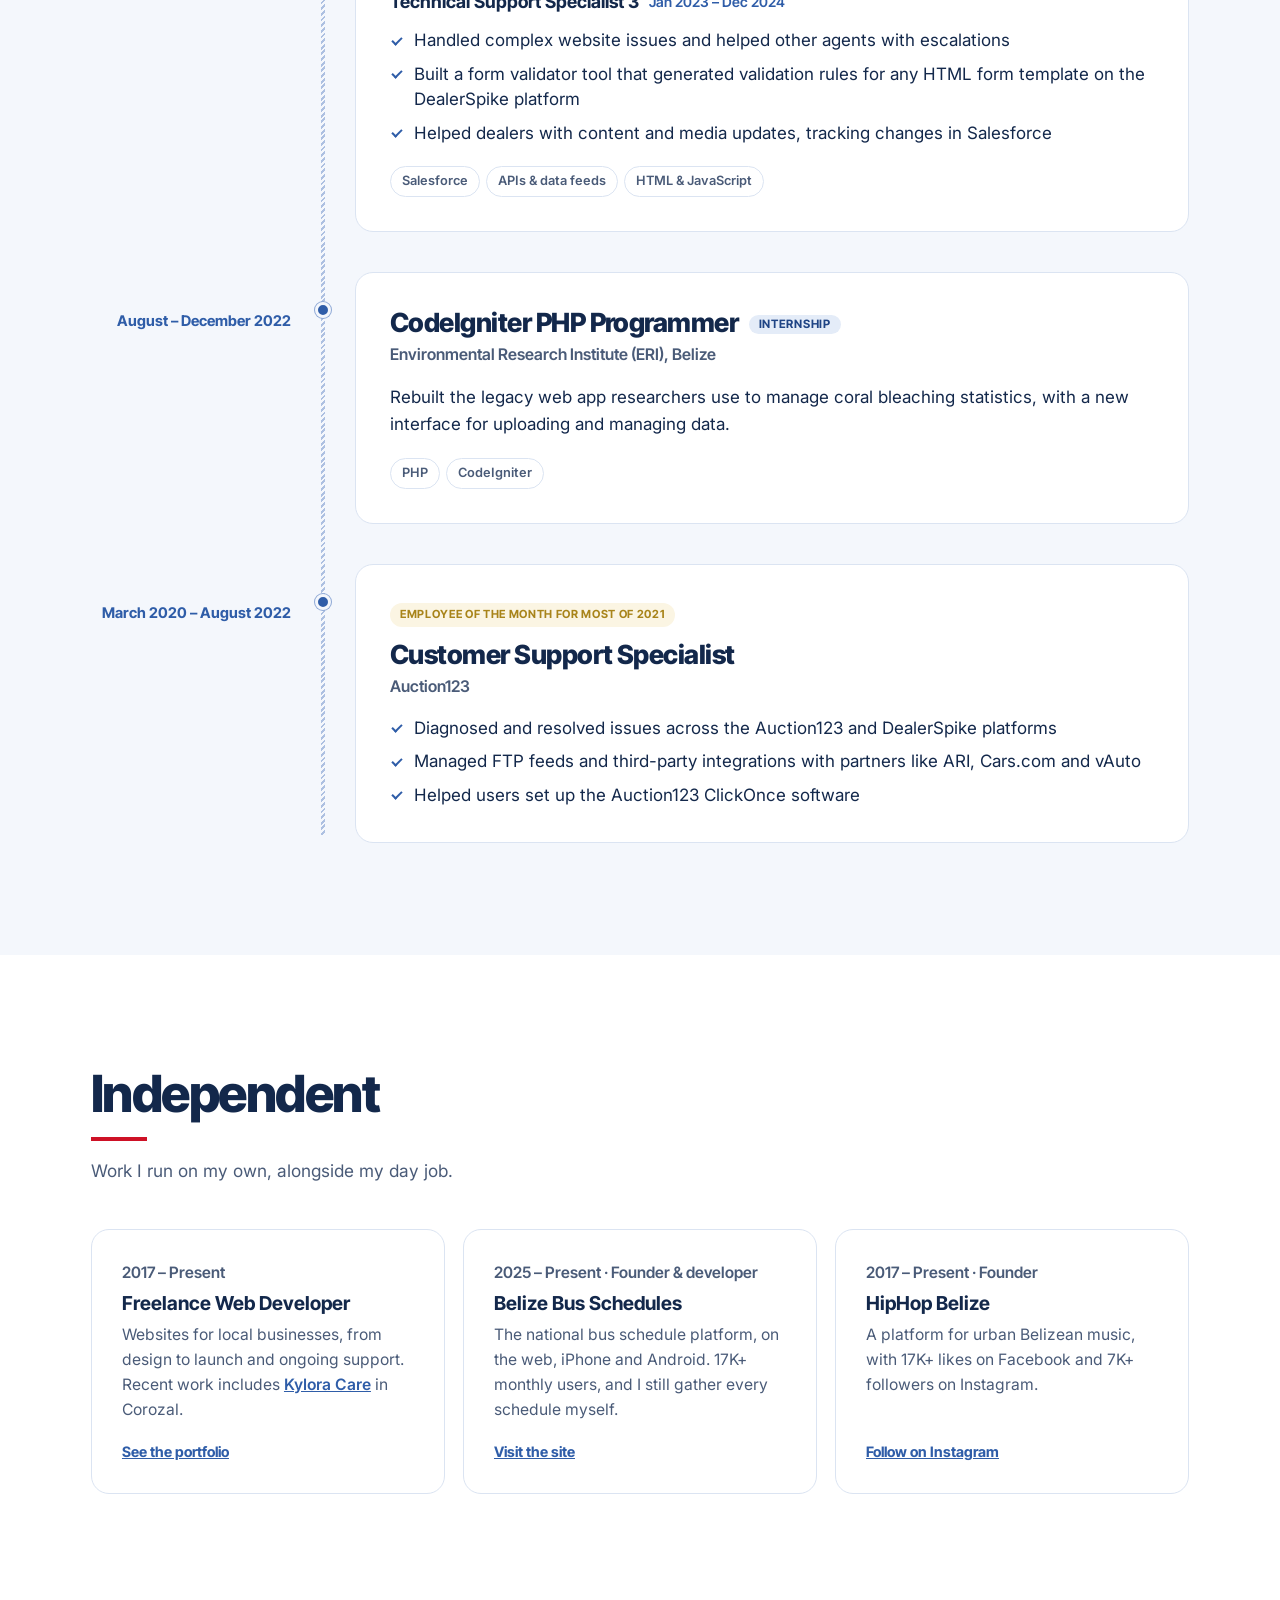
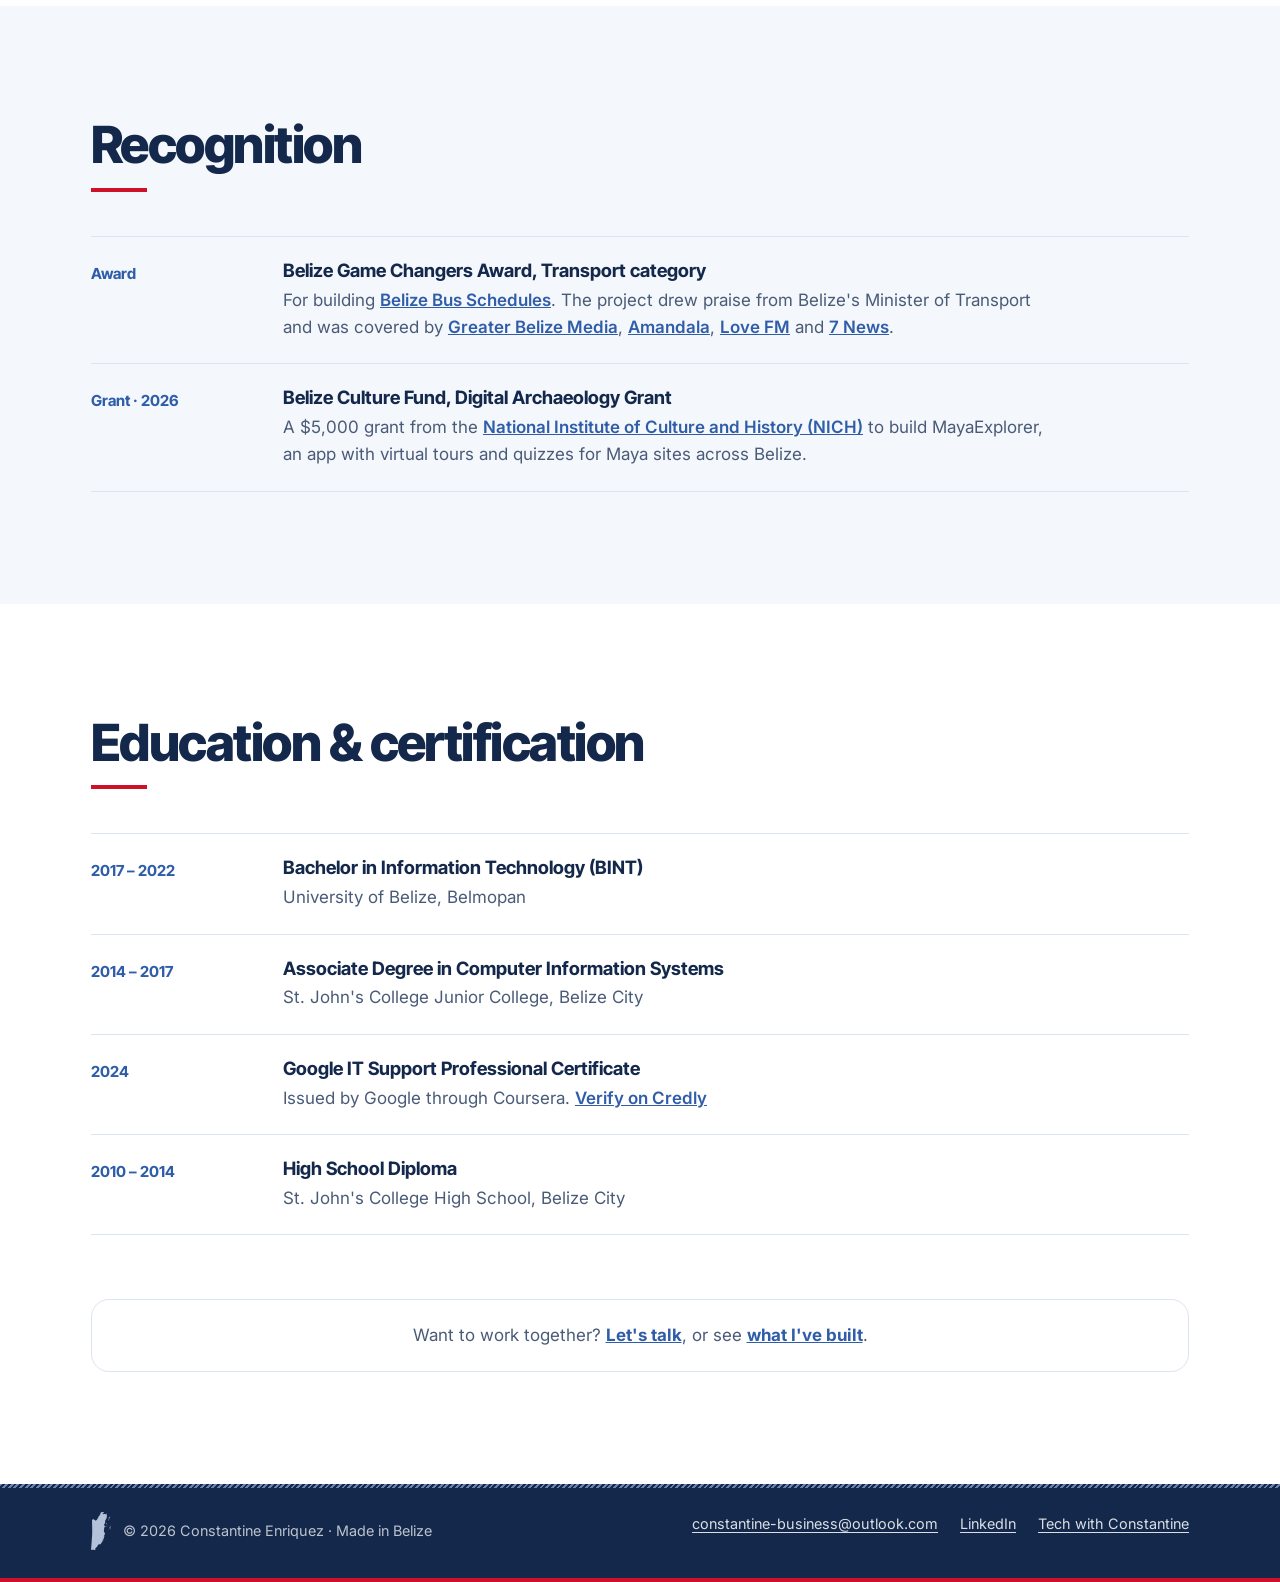
<file: experience.html>
<!DOCTYPE html>
<html lang="en">
<head>
    <meta charset="UTF-8">
    <meta name="viewport" content="width=device-width, initial-scale=1.0, viewport-fit=cover">
    <meta name="description" content="Work history, independent projects, recognition and education: database development, integrations and support, plus web and app projects built in Belize since 2017.">
    <link rel="canonical" href="https://constantine-enriquez.github.io/experience">
    <meta name="theme-color" content="#ffffff">

    <!-- Share previews (Facebook, WhatsApp, LinkedIn, X, iMessage) -->
    <meta property="og:type" content="website">
    <meta property="og:site_name" content="Constantine Enriquez">
    <meta property="og:title" content="Experience | Constantine Enriquez">
    <meta property="og:description" content="Work history, independent projects, recognition and education: database development, integrations and support, plus web and app projects built in Belize since 2017.">
    <meta property="og:url" content="https://constantine-enriquez.github.io/experience">
    <meta property="og:image" content="https://constantine-enriquez.github.io/assets/images/og-image.jpg?v=10">
    <meta property="og:image:width" content="1200">
    <meta property="og:image:height" content="630">
    <meta property="og:image:alt" content="Constantine Enriquez in a white guayabera in front of a blue map of Belize, beneath his name, beside the words: Using technology to build a better Belize.">
    <meta property="og:locale" content="en_US">
    <meta name="twitter:card" content="summary_large_image">
    <meta name="twitter:title" content="Experience | Constantine Enriquez">
    <meta name="twitter:description" content="Work history, independent projects, recognition and education: database development, integrations and support, plus web and app projects built in Belize since 2017.">
    <meta name="twitter:image" content="https://constantine-enriquez.github.io/assets/images/og-image.jpg?v=10">

    <!-- Icons -->
    <link rel="icon" href="/favicon.ico" sizes="any">
    <link rel="icon" type="image/png" sizes="32x32" href="/assets/images/favicon-32.png">
    <link rel="apple-touch-icon" href="/assets/images/apple-touch-icon.png">
    <link rel="manifest" href="/site.webmanifest">
    <title>Experience | Constantine Enriquez</title>

    <link rel="preconnect" href="https://fonts.googleapis.com">
    <link rel="preconnect" href="https://fonts.gstatic.com" crossorigin>
    <link href="https://fonts.googleapis.com/css2?family=Anton&family=Inter+Tight:wght@600;700;800&family=Inter:wght@400;500;600&display=swap" rel="stylesheet">
    <link rel="stylesheet" href="https://cdnjs.cloudflare.com/ajax/libs/font-awesome/6.4.0/css/all.min.css">
    <link rel="stylesheet" href="assets/v2.css?v=28">
    <script>document.documentElement.classList.add('js');</script>
</head>
<body>

    <header class="nav">
        <div class="nav-inner">
            <a class="nav-brand" href="/">Constantine<span>Enriquez</span></a>
            <button class="nav-toggle" type="button" aria-expanded="false" aria-controls="nav-links" aria-label="Open menu">
                <span></span><span></span>
            </button>
            <nav id="nav-links" class="nav-links" aria-label="Main">
                <a href="/">Home</a>
                <a href="/portfolio">Portfolio</a>
                <a href="/experience" aria-current="page">Experience</a>
                <a href="/contact" class="nav-cta">Let's talk</a>
            </nav>
        </div>
    </header>

    <main>
        <section class="page-head">
            <p class="page-head-word" aria-hidden="true">Work</p>
            <div class="container">
                <h1 class="page-title">Experience</h1>
                <p class="page-sub">Six years in software support, integrations and databases, and nine years building for the web.</p>
                <nav class="jump" aria-label="On this page">
                    <a href="#work">Work</a>
                    <a href="#independent">Independent</a>
                    <a href="#recognition">Recognition</a>
                    <a href="#education">Education</a>
                </nav>
            </div>
        </section>

        <!-- Work -->
        <section class="section section-ice" id="work">
            <div class="container">
                <div class="section-head">
                    <h2 class="section-title">Work</h2>
                </div>

                <ol class="timeline">
                    <li class="tl-item">
                        <span class="tl-dot" aria-hidden="true"></span>
                        <p class="tl-when">January 2026 – Present</p>
                        <article class="tl-card">
                            <h3 class="tl-title">Database Developer</h3>
                            <p class="tl-org">Tireworks HD</p>
                            <p>Database specialist for Tireworks HD. I work with internal teams and customers to track down product issues and fix them with custom scripts and tools.</p>
                            <ul class="tick-list">
                                <li>Find the root cause of product and customer issues, and resolve them with custom scripts</li>
                                <li>Keep clear documentation of scripts, setups and fixes so recurring issues get solved faster</li>
                                <li>Exploring how Claude can improve level 2 support, using AI-generated tutorial and guidance videos</li>
                            </ul>
                        </article>
                    </li>

                    <li class="tl-item">
                        <span class="tl-dot" aria-hidden="true"></span>
                        <p class="tl-when">January 2023 – January 2026</p>
                        <article class="tl-card">
                            <h3 class="tl-title">DealerSpike</h3>
                            <p class="tl-org">Website platform serving 3,000+ dealers across North America</p>

                            <div class="tl-role">
                                <h4>Integration Specialist <span class="pill">Promoted</span> <span class="tl-role-when">Dec 2024 – Jan 2026</span></h4>
                                <ul class="tick-list">
                                    <li>Troubleshot and fixed inventory feed and integration issues on dealer websites</li>
                                    <li>Set up API integrations from platforms like BoatWizard and Lightspeed, including data mapping</li>
                                    <li>Documented every case in Salesforce and worked with cross-functional teams on complex issues</li>
                                </ul>
                            </div>
                            <div class="tl-role">
                                <h4>Technical Support Specialist 3 <span class="tl-role-when">Jan 2023 – Dec 2024</span></h4>
                                <ul class="tick-list">
                                    <li>Handled complex website issues and helped other agents with escalations</li>
                                    <li>Built a form validator tool that generated validation rules for any HTML form template on the DealerSpike platform</li>
                                    <li>Helped dealers with content and media updates, tracking changes in Salesforce</li>
                                </ul>
                            </div>
                            <ul class="chips tl-tools" aria-label="Tools">
                                <li>Salesforce</li>
                                <li>APIs &amp; data feeds</li>
                                <li>HTML &amp; JavaScript</li>
                            </ul>
                        </article>
                    </li>

                    <li class="tl-item">
                        <span class="tl-dot" aria-hidden="true"></span>
                        <p class="tl-when">August – December 2022</p>
                        <article class="tl-card">
                            <h3 class="tl-title">CodeIgniter PHP Programmer <span class="tl-tag">Internship</span></h3>
                            <p class="tl-org">Environmental Research Institute (ERI), Belize</p>
                            <p>Rebuilt the legacy web app researchers use to manage coral bleaching statistics, with a new interface for uploading and managing data.</p>
                            <ul class="chips tl-tools" aria-label="Tools">
                                <li>PHP</li>
                                <li>CodeIgniter</li>
                            </ul>
                        </article>
                    </li>

                    <li class="tl-item">
                        <span class="tl-dot" aria-hidden="true"></span>
                        <p class="tl-when">March 2020 – August 2022</p>
                        <article class="tl-card">
                            <span class="pill pill-gold">Employee of the Month for most of 2021</span>
                            <h3 class="tl-title">Customer Support Specialist</h3>
                            <p class="tl-org">Auction123</p>
                            <ul class="tick-list">
                                <li>Diagnosed and resolved issues across the Auction123 and DealerSpike platforms</li>
                                <li>Managed FTP feeds and third-party integrations with partners like ARI, Cars.com and vAuto</li>
                                <li>Helped users set up the Auction123 ClickOnce software</li>
                            </ul>
                        </article>
                    </li>
                </ol>
            </div>
        </section>

        <!-- Independent -->
        <section class="section" id="independent">
            <div class="container">
                <div class="section-head">
                    <h2 class="section-title">Independent</h2>
                    <p class="section-intro">Work I run on my own, alongside my day job.</p>
                </div>
                <div class="card-grid card-grid-3">
                    <article class="card">
                        <p class="card-kicker">2017 – Present</p>
                        <h3 class="card-title">Freelance Web Developer</h3>
                        <p>Websites for local businesses, from design to launch and ongoing support. Recent work includes <a href="https://kyloracare.com/" target="_blank" rel="noopener">Kylora Care</a> in Corozal.</p>
                        <a class="card-action" href="/portfolio">See the portfolio</a>
                    </article>
                    <article class="card">
                        <p class="card-kicker">2025 – Present · Founder &amp; developer</p>
                        <h3 class="card-title">Belize Bus Schedules</h3>
                        <p>The national bus schedule platform, on the web, iPhone and Android. 17K+ monthly users, and I still gather every schedule myself.</p>
                        <a class="card-action" href="https://belizebusschedules.com/" target="_blank" rel="noopener">Visit the site</a>
                    </article>
                    <article class="card">
                        <p class="card-kicker">2017 – Present · Founder</p>
                        <h3 class="card-title">HipHop Belize</h3>
                        <p>A platform for urban Belizean music, with 17K+ likes on Facebook and 7K+ followers on Instagram.</p>
                        <a class="card-action" href="https://www.instagram.com/hiphopbelize/" target="_blank" rel="noopener">Follow on Instagram</a>
                    </article>
                </div>
            </div>
        </section>

        <!-- Recognition -->
        <section class="section section-ice" id="recognition">
            <div class="container">
                <div class="section-head">
                    <h2 class="section-title">Recognition</h2>
                </div>
                <ul class="rows">
                    <li>
                        <span class="rows-when">Award</span>
                        <div class="rows-body">
                            <h3>Belize Game Changers Award, Transport category</h3>
                            <p>For building <a href="https://belizebusschedules.com/" target="_blank" rel="noopener">Belize Bus Schedules</a>. The project drew praise from Belize's Minister of Transport and was covered by <a href="https://www.greaterbelize.com/young-innovators-bus-app-gets-ministrys-attention/" target="_blank" rel="noopener">Greater Belize Media</a>, <a href="https://amandala.com.bz/news/former-it-student-developed-bus-website/" target="_blank" rel="noopener">Amandala</a>, <a href="https://lovefm.com/belizean-developer-launches-first-national-online-bus-schedule-app/" target="_blank" rel="noopener">Love FM</a> and <a href="https://www.7newsbelize.com/sstory.php?nid=77848" target="_blank" rel="noopener">7 News</a>.</p>
                        </div>
                    </li>
                    <li>
                        <span class="rows-when">Grant · 2026</span>
                        <div class="rows-body">
                            <h3>Belize Culture Fund, Digital Archaeology Grant</h3>
                            <p>A $5,000 grant from the <a href="https://nichbelize.org/" target="_blank" rel="noopener">National Institute of Culture and History (NICH)</a> to build MayaExplorer, an app with virtual tours and quizzes for Maya sites across Belize.</p>
                        </div>
                    </li>
                </ul>
            </div>
        </section>

        <!-- Education -->
        <section class="section" id="education">
            <div class="container">
                <div class="section-head">
                    <h2 class="section-title">Education &amp; certification</h2>
                </div>
                <ul class="rows">
                    <li>
                        <span class="rows-when">2017 – 2022</span>
                        <div class="rows-body">
                            <h3>Bachelor in Information Technology (BINT)</h3>
                            <p>University of Belize, Belmopan</p>
                        </div>
                    </li>
                    <li>
                        <span class="rows-when">2014 – 2017</span>
                        <div class="rows-body">
                            <h3>Associate Degree in Computer Information Systems</h3>
                            <p>St. John's College Junior College, Belize City</p>
                        </div>
                    </li>
                    <li>
                        <span class="rows-when">2024</span>
                        <div class="rows-body">
                            <h3>Google IT Support Professional Certificate</h3>
                            <p>Issued by Google through Coursera. <a href="https://www.credly.com/badges/b64f854c-f13b-4d0d-8259-6087ecdd3a95" target="_blank" rel="noopener">Verify on Credly</a></p>
                        </div>
                    </li>
                    <li>
                        <span class="rows-when">2010 – 2014</span>
                        <div class="rows-body">
                            <h3>High School Diploma</h3>
                            <p>St. John's College High School, Belize City</p>
                        </div>
                    </li>
                </ul>

                <div class="note-banner">
                    <p>Want to work together? <a href="/contact">Let's talk</a>, or see <a href="/portfolio">what I've built</a>.</p>
                </div>
            </div>
        </section>
    </main>

    <footer class="footer">
        <div class="container footer-inner">
            <p class="footer-made"><img src="/assets/images/belize-mark.svg" width="16" height="30" alt="">&copy; 2026 Constantine Enriquez &middot; Made in Belize</p>
            <p class="footer-links"><a href="mailto:constantine-business@outlook.com">constantine-business@outlook.com</a><a href="https://www.linkedin.com/in/constantine-enriquez-74145b203/" target="_blank" rel="noopener">LinkedIn</a><a href="https://www.facebook.com/profile.php?id=61583526993627" target="_blank" rel="noopener">Tech with Constantine</a></p>
        </div>
    </footer>

    <script src="assets/v2.js?v=9" defer></script>
</body>
</html>
</file>
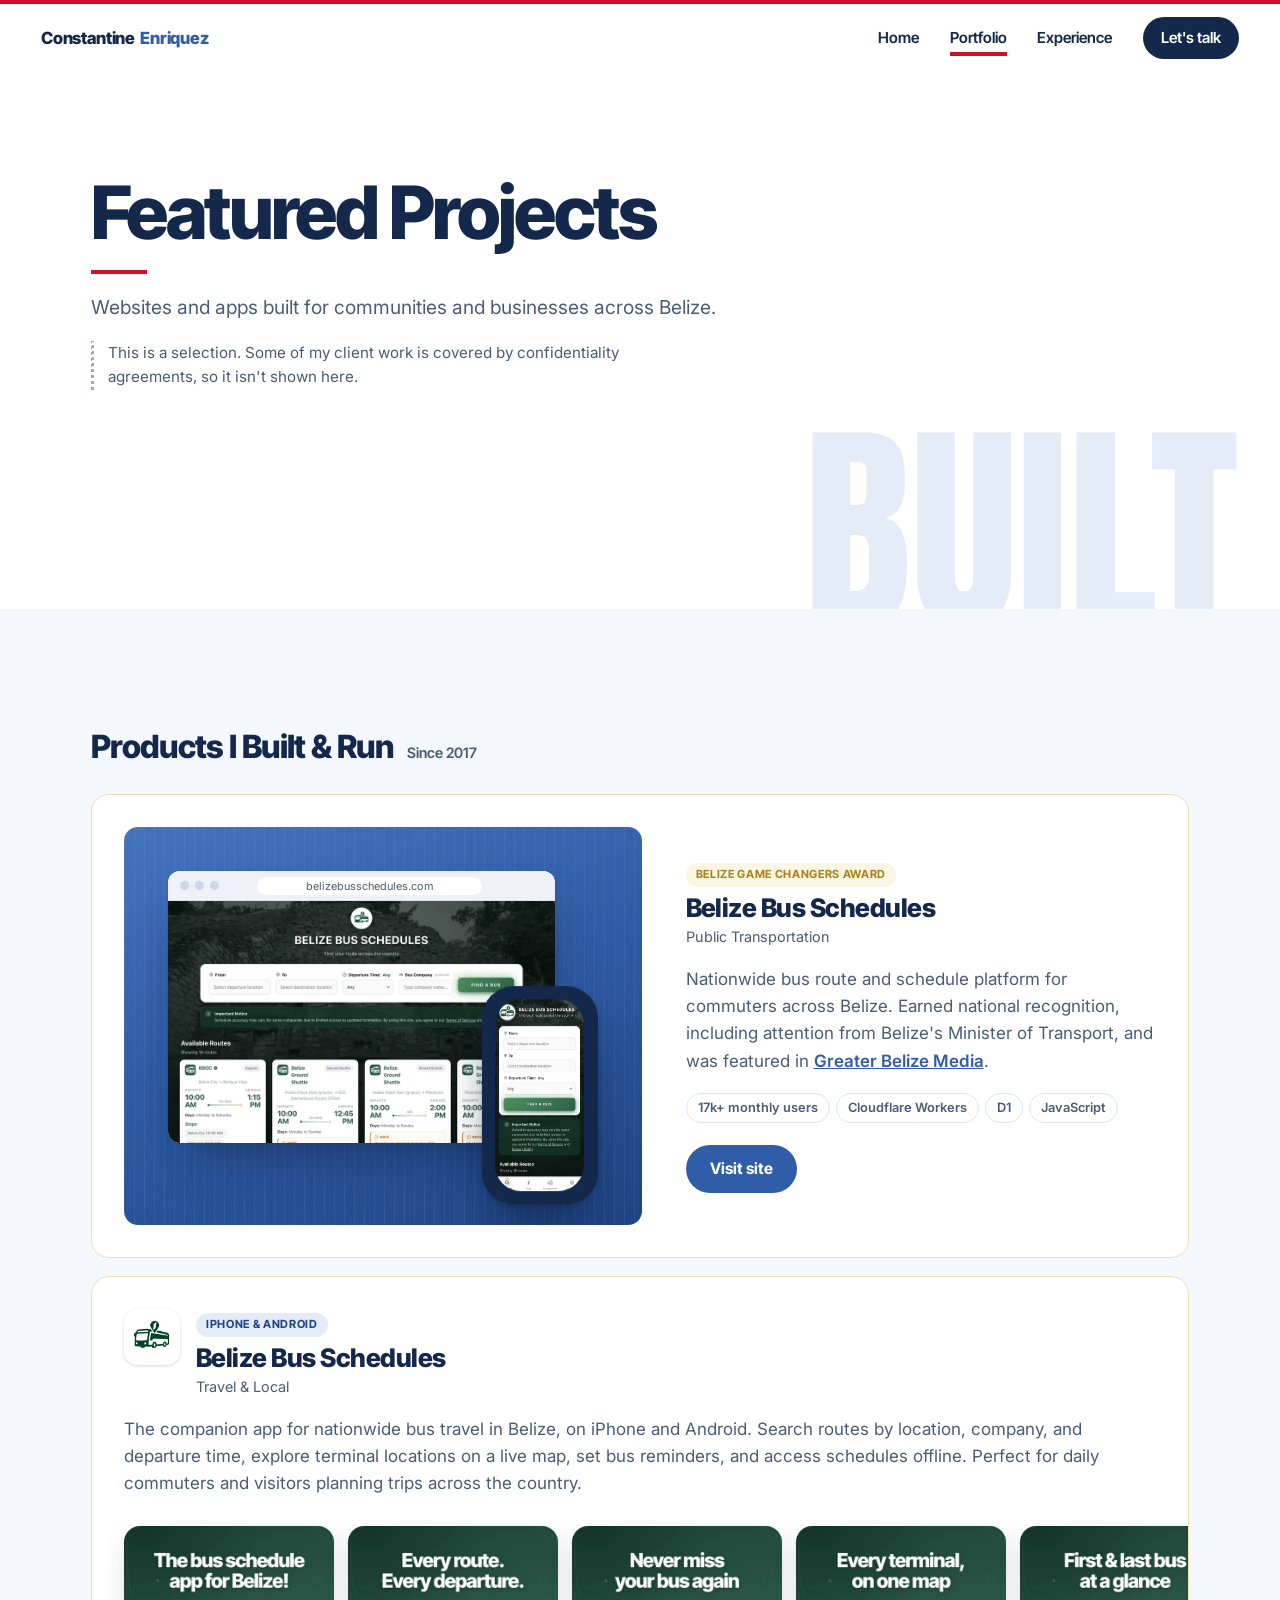
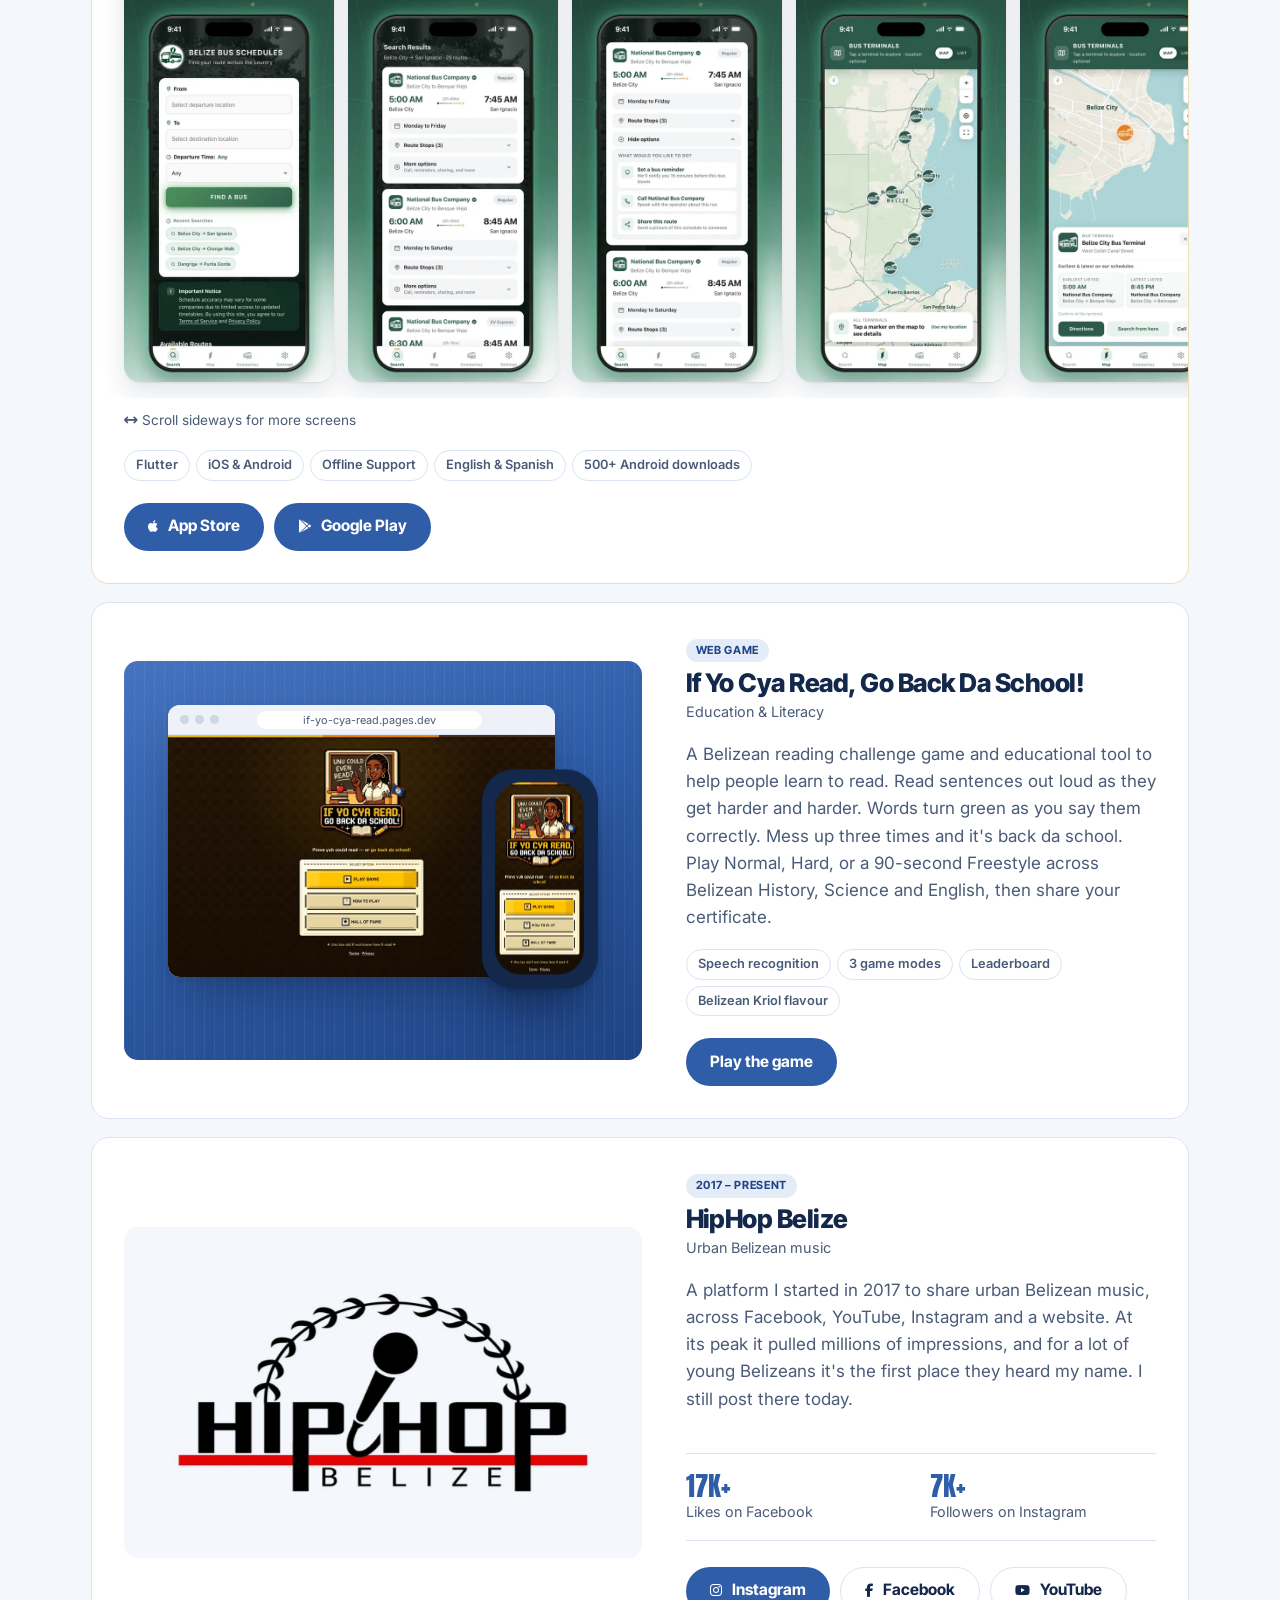
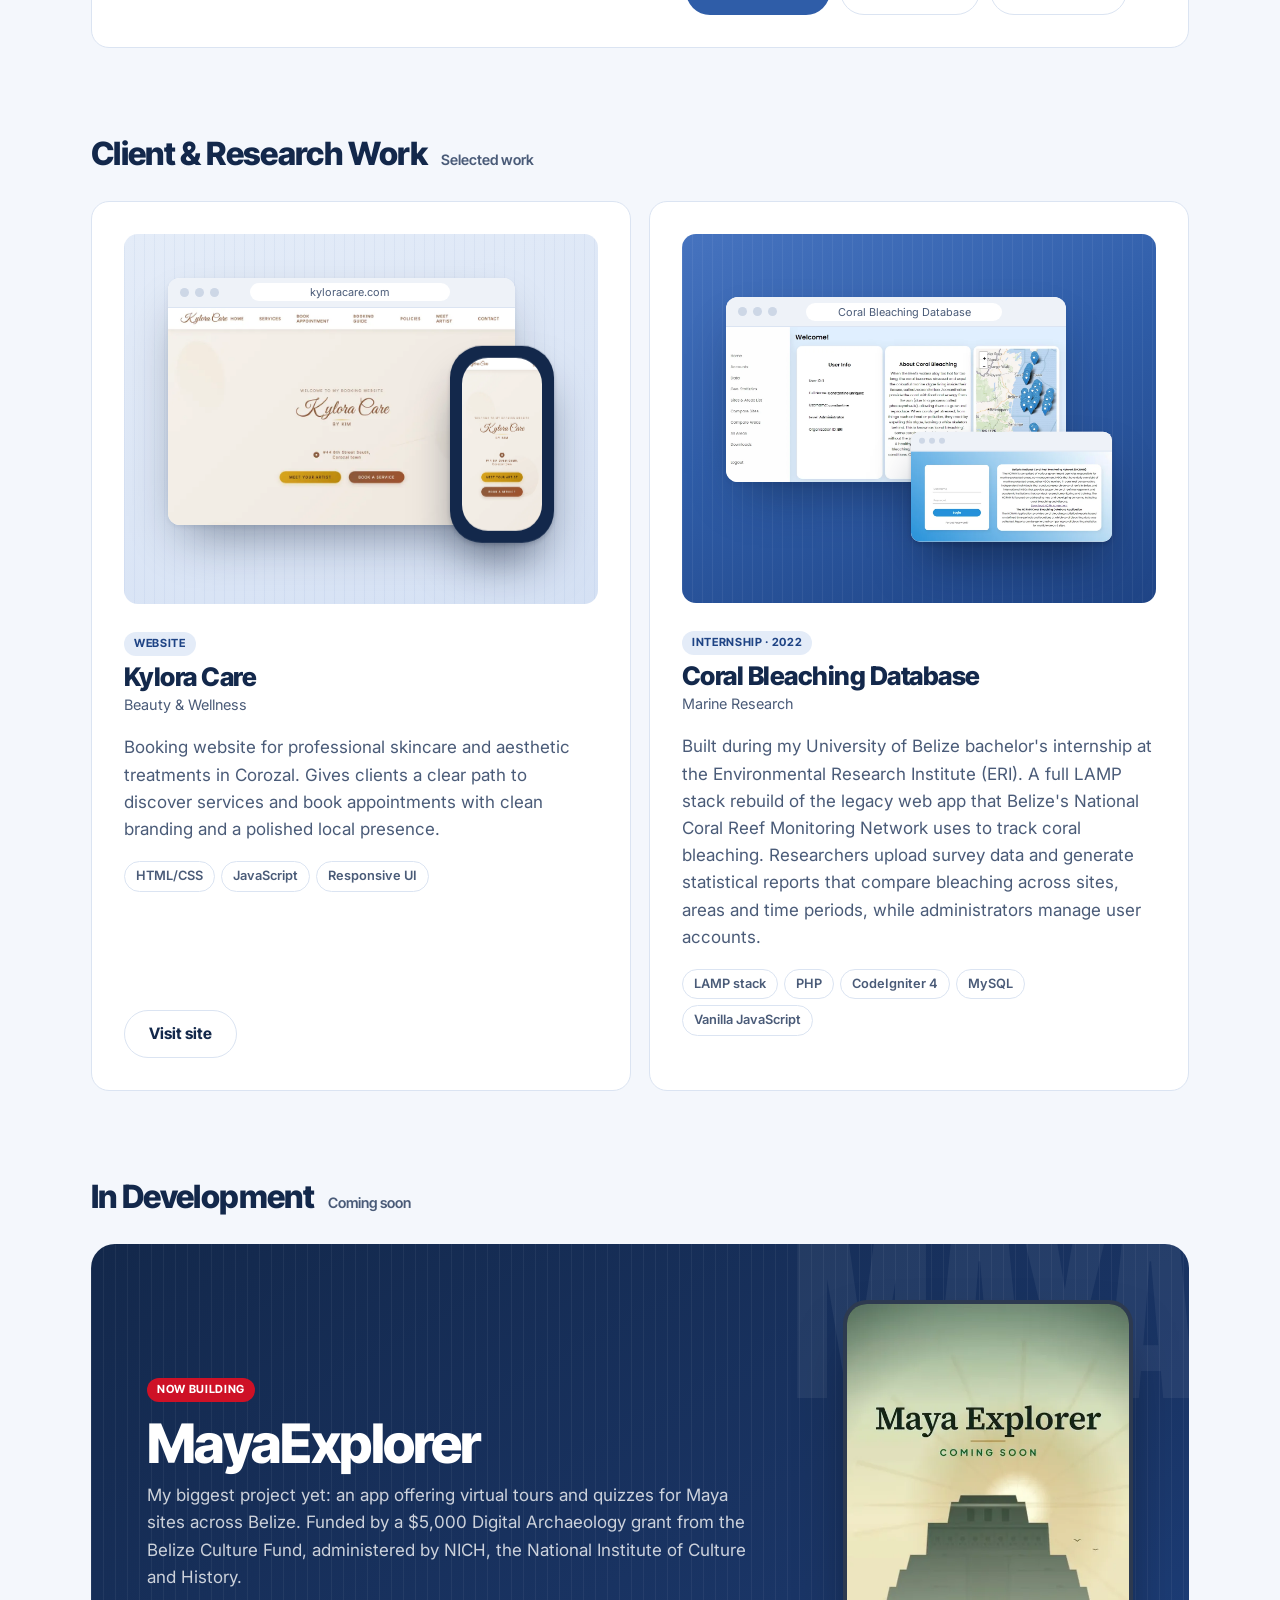
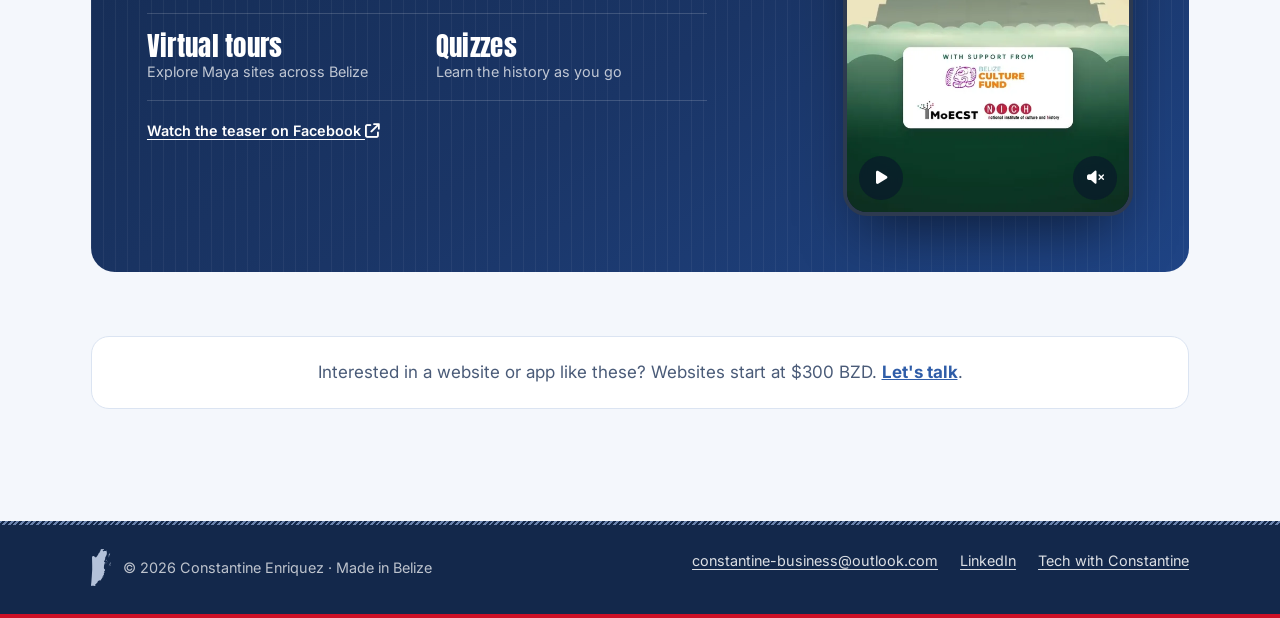
<file: portfolio.html>
<!DOCTYPE html>
<html lang="en">
<head>
    <meta charset="UTF-8">
    <meta name="viewport" content="width=device-width, initial-scale=1.0, viewport-fit=cover">
    <meta name="description" content="Websites, apps and platforms built in Belize: Belize Bus Schedules, Kylora Care, a coral bleaching database, If Yo Cya Read, HipHop Belize and MayaExplorer.">
    <link rel="canonical" href="https://constantine-enriquez.github.io/portfolio">
    <meta name="theme-color" content="#ffffff">

    <!-- Share previews (Facebook, WhatsApp, LinkedIn, X, iMessage) -->
    <meta property="og:type" content="website">
    <meta property="og:site_name" content="Constantine Enriquez">
    <meta property="og:title" content="Portfolio | Constantine Enriquez">
    <meta property="og:description" content="Websites, apps and platforms built in Belize: Belize Bus Schedules, Kylora Care, a coral bleaching database, If Yo Cya Read, HipHop Belize and MayaExplorer.">
    <meta property="og:url" content="https://constantine-enriquez.github.io/portfolio">
    <meta property="og:image" content="https://constantine-enriquez.github.io/assets/images/og-image.jpg?v=10">
    <meta property="og:image:width" content="1200">
    <meta property="og:image:height" content="630">
    <meta property="og:image:alt" content="Constantine Enriquez in a white guayabera in front of a blue map of Belize, beneath his name, beside the words: Using technology to build a better Belize.">
    <meta property="og:locale" content="en_US">
    <meta name="twitter:card" content="summary_large_image">
    <meta name="twitter:title" content="Portfolio | Constantine Enriquez">
    <meta name="twitter:description" content="Websites, apps and platforms built in Belize: Belize Bus Schedules, Kylora Care, a coral bleaching database, If Yo Cya Read, HipHop Belize and MayaExplorer.">
    <meta name="twitter:image" content="https://constantine-enriquez.github.io/assets/images/og-image.jpg?v=10">

    <!-- Icons -->
    <link rel="icon" href="/favicon.ico" sizes="any">
    <link rel="icon" type="image/png" sizes="32x32" href="/assets/images/favicon-32.png">
    <link rel="apple-touch-icon" href="/assets/images/apple-touch-icon.png">
    <link rel="manifest" href="/site.webmanifest">
    <title>Portfolio | Constantine Enriquez</title>

    <link rel="preconnect" href="https://fonts.googleapis.com">
    <link rel="preconnect" href="https://fonts.gstatic.com" crossorigin>
    <link href="https://fonts.googleapis.com/css2?family=Anton&family=Inter+Tight:wght@600;700;800&family=Inter:wght@400;500;600&display=swap" rel="stylesheet">
    <link rel="stylesheet" href="https://cdnjs.cloudflare.com/ajax/libs/font-awesome/6.4.0/css/all.min.css">
    <link rel="stylesheet" href="assets/v2.css?v=34">
    <script>document.documentElement.classList.add('js');</script>
</head>
<body>

    <header class="nav">
        <div class="nav-inner">
            <a class="nav-brand" href="/">Constantine<span>Enriquez</span></a>
            <button class="nav-toggle" type="button" aria-expanded="false" aria-controls="nav-links" aria-label="Open menu">
                <span></span><span></span>
            </button>
            <nav id="nav-links" class="nav-links" aria-label="Main">
                <a href="/">Home</a>
                <a href="/portfolio" aria-current="page">Portfolio</a>
                <a href="/experience">Experience</a>
                <a href="/contact" class="nav-cta">Let's talk</a>
            </nav>
        </div>
    </header>

    <main>
        <section class="page-head">
            <p class="page-head-word" aria-hidden="true">Built</p>
            <div class="container">
                <h1 class="page-title">Featured Projects</h1>
                <p class="page-sub">Websites and apps built for communities and businesses across Belize.</p>
                <p class="confidential-note">This is a selection. Some of my client work is covered by confidentiality agreements, so it isn't shown here.</p>
            </div>
        </section>

        <section class="section section-ice">
            <div class="container">

                <div class="project-group">
                    <h2 class="project-group-title">Products I Built &amp; Run <span>Since 2017</span></h2>
                    <div class="projects">
                        <article class="project project-featured project-wide project-split">
                            <div class="project-media">
                                <div class="stage">
                                    <div class="devices">
                                        <figure class="browser">
                                            <div class="browser-bar" aria-hidden="true"><span></span><span></span><span></span><p class="browser-url">belizebusschedules.com</p></div>
                                            <img src="assets/images/work/bbs-desktop-900.webp"
                                                 srcset="assets/images/work/bbs-desktop-900.webp 900w, assets/images/work/bbs-desktop-1600.webp 1600w"
                                                 sizes="(max-width: 599px) 85vw, (max-width: 899px) 640px, 520px"
                                                 width="1600" height="1000" loading="lazy" decoding="async"
                                                 alt="Belize Bus Schedules website: a route search form over a list of available bus routes">
                                        </figure>
                                        <figure class="phone">
                                            <img src="assets/images/work/bbs-mobile.webp" width="600" height="1298" loading="lazy" decoding="async" alt="Belize Bus Schedules on a phone">
                                        </figure>
                                    </div>
                                </div>
                            </div>
                            <div class="project-body">
                                <div class="project-top">
                                    <div class="project-head">
                                        <span class="pill pill-gold">Belize Game Changers Award</span>
                                        <h3 class="project-title">Belize Bus Schedules</h3>
                                        <span class="project-tag">Public Transportation</span>
                                    </div>
                                </div>
                                <p class="project-desc">Nationwide bus route and schedule platform for commuters across Belize. Earned national recognition, including attention from Belize's Minister of Transport, and was featured in <a href="https://www.greaterbelize.com/young-innovators-bus-app-gets-ministrys-attention/" target="_blank" rel="noopener">Greater Belize Media</a>.</p>
                                <ul class="chips" aria-label="Built with">
                                    <li>17k+ monthly users</li>
                                    <li>Cloudflare Workers</li>
                                    <li>D1</li>
                                    <li>JavaScript</li>
                                </ul>
                                <div class="actions">
                                    <a href="https://belizebusschedules.com/" target="_blank" rel="noopener" class="btn btn-primary">Visit site</a>
                                </div>
                            </div>
                        </article>

                        <article class="project project-featured project-wide">
                            <div class="project-top">
                                <img class="app-head-icon" src="assets/images/work/app-icon.webp" width="192" height="192" alt="" loading="lazy">
                                <div class="project-head">
                                    <span class="pill">iPhone &amp; Android</span>
                                    <h3 class="project-title">Belize Bus Schedules</h3>
                                    <span class="project-tag">Travel &amp; Local</span>
                                </div>
                            </div>
                            <p class="project-desc">The companion app for nationwide bus travel in Belize, on iPhone and Android. Search routes by location, company, and departure time, explore terminal locations on a live map, set bus reminders, and access schedules offline. Perfect for daily commuters and visitors planning trips across the country.</p>
                            <ul class="app-gallery" aria-label="App screenshots">
                                <li><img src="assets/images/work/app-01-home.webp" width="480" height="1044" loading="lazy" decoding="async" alt="Home screen: pick where you're leaving from and where you're going"></li>
                                <li><img src="assets/images/work/app-02-results.webp" width="480" height="1044" loading="lazy" decoding="async" alt="Search results showing every bus on a route with departure and arrival times"></li>
                                <li><img src="assets/images/work/app-03-card-options.webp" width="480" height="1044" loading="lazy" decoding="async" alt="Schedule options: set a bus reminder, call the bus company, or share the route"></li>
                                <li><img src="assets/images/work/app-04-map.webp" width="480" height="1044" loading="lazy" decoding="async" alt="Map of bus terminals across Belize"></li>
                                <li><img src="assets/images/work/app-05-terminal.webp" width="480" height="1044" loading="lazy" decoding="async" alt="Terminal details with the first and last bus of the day"></li>
                                <li><img src="assets/images/work/app-06-companies.webp" width="480" height="1044" loading="lazy" decoding="async" alt="List of bus companies with verified badges"></li>
                                <li><img src="assets/images/work/app-07-offline.webp" width="480" height="1044" loading="lazy" decoding="async" alt="Settings showing offline schedules and a Sync now button"></li>
                            </ul>
                            <p class="app-gallery-hint"><i class="fas fa-arrows-left-right" aria-hidden="true"></i> Scroll sideways for more screens</p>
                            <ul class="chips" aria-label="Highlights">
                                <li>Flutter</li>
                                <li>iOS &amp; Android</li>
                                <li>Offline Support</li>
                                <li>English &amp; Spanish</li>
                                <li>500+ Android downloads</li>
                            </ul>
                            <div class="actions">
                                <a href="https://apps.apple.com/us/app/belize-bus-schedules/id6827847362" target="_blank" rel="noopener" class="btn btn-primary"><i class="fab fa-apple" aria-hidden="true"></i> App Store</a>
                                <a href="https://play.google.com/store/apps/details?id=bz.belizebusschedules&amp;hl=en" target="_blank" rel="noopener" class="btn btn-primary"><i class="fab fa-google-play" aria-hidden="true"></i> Google Play</a>
                            </div>
                        </article>

                        <article class="project project-wide project-split">
                            <div class="project-media">
                                <div class="stage">
                                    <div class="devices">
                                        <figure class="browser">
                                            <div class="browser-bar" aria-hidden="true"><span></span><span></span><span></span><p class="browser-url">if-yo-cya-read.pages.dev</p></div>
                                            <img src="assets/images/work/iycr-desktop-900.webp"
                                                 srcset="assets/images/work/iycr-desktop-900.webp 900w, assets/images/work/iycr-desktop-1600.webp 1600w"
                                                 sizes="(max-width: 599px) 85vw, (max-width: 899px) 640px, 520px"
                                                 width="1600" height="1000" loading="lazy" decoding="async"
                                                 alt="If Yo Cya Read, Go Back Da School! title screen: a pixel-art teacher at a chalkboard asking 'Unu could even read?', with Play Game, How to Play and Hall of Fame buttons">
                                        </figure>
                                        <figure class="phone">
                                            <img src="assets/images/work/iycr-mobile.webp" width="600" height="1298" loading="lazy" decoding="async" alt="If Yo Cya Read on a phone">
                                        </figure>
                                    </div>
                                </div>
                            </div>
                            <div class="project-body">
                                <div class="project-top">
                                    <div class="project-head">
                                        <span class="pill">Web game</span>
                                        <h3 class="project-title">If Yo Cya Read, Go Back Da School!</h3>
                                        <span class="project-tag">Education &amp; Literacy</span>
                                    </div>
                                </div>
                                <p class="project-desc">A Belizean reading challenge game and educational tool to help people learn to read. Read sentences out loud as they get harder and harder. Words turn green as you say them correctly. Mess up three times and it's back da school. Play Normal, Hard, or a 90-second Freestyle across Belizean History, Science and English, then share your certificate.</p>
                                <ul class="chips" aria-label="Highlights">
                                    <li>Speech recognition</li>
                                    <li>3 game modes</li>
                                    <li>Leaderboard</li>
                                    <li>Belizean Kriol flavour</li>
                                </ul>
                                <div class="actions">
                                    <a href="https://if-yo-cya-read.pages.dev/" target="_blank" rel="noopener" class="btn btn-primary">Play the game</a>
                                </div>
                            </div>
                        </article>

                        <article class="project project-wide project-split">
                            <div class="project-media">
                                <div class="logo-stage">
                                    <img src="assets/images/work/hiphopbelize-logo-560.webp"
                                         srcset="assets/images/work/hiphopbelize-logo-560.webp 560w, assets/images/work/hiphopbelize-logo-1000.webp 1000w"
                                         sizes="(max-width: 599px) 80vw, 440px"
                                         width="1000" height="509" loading="lazy" decoding="async"
                                         alt="HipHop Belize logo: a microphone under an arch of leaves, with HIP HOP in bold letters over a red line and BELIZE beneath">
                                </div>
                            </div>
                            <div class="project-body">
                                <div class="project-top">
                                    <div class="project-head">
                                        <span class="pill">2017 – present</span>
                                        <h3 class="project-title">HipHop Belize</h3>
                                        <span class="project-tag">Urban Belizean music</span>
                                    </div>
                                </div>
                                <p class="project-desc">A platform I started in 2017 to share urban Belizean music, across Facebook, YouTube, Instagram and a website. At its peak it pulled millions of impressions, and for a lot of young Belizeans it's the first place they heard my name. I still post there today.</p>
                                <ul class="facts">
                                    <li><strong>17K+</strong> Likes on Facebook</li>
                                    <li><strong>7K+</strong> Followers on Instagram</li>
                                </ul>
                                <div class="actions">
                                    <a href="https://www.instagram.com/hiphopbelize/" target="_blank" rel="noopener" class="btn btn-primary"><i class="fab fa-instagram" aria-hidden="true"></i> Instagram</a>
                                    <a href="https://www.facebook.com/HipHopBelize/" target="_blank" rel="noopener" class="btn btn-ghost"><i class="fab fa-facebook-f" aria-hidden="true"></i> Facebook</a>
                                    <a href="https://www.youtube.com/c/HipHopBelize" target="_blank" rel="noopener" class="btn btn-ghost"><i class="fab fa-youtube" aria-hidden="true"></i> YouTube</a>
                                </div>
                            </div>
                        </article>
                    </div>
                </div>

                <div class="project-group">
                    <h2 class="project-group-title">Client &amp; Research Work <span>Selected work</span></h2>
                    <div class="projects">
                        <article class="project">
                            <div class="project-media">
                                <div class="stage stage-mist">
                                    <div class="devices">
                                        <figure class="browser">
                                            <div class="browser-bar" aria-hidden="true"><span></span><span></span><span></span><p class="browser-url">kyloracare.com</p></div>
                                            <img src="assets/images/work/ky-desktop-900.webp"
                                                 srcset="assets/images/work/ky-desktop-900.webp 900w, assets/images/work/ky-desktop-1600.webp 1600w"
                                                 sizes="(max-width: 599px) 85vw, 480px"
                                                 width="1600" height="1000" loading="lazy" decoding="async"
                                                 alt="Kylora Care website: an elegant welcome screen with Meet your artist and Book a service buttons">
                                        </figure>
                                        <figure class="phone">
                                            <img src="assets/images/work/ky-mobile.webp" width="600" height="1298" loading="lazy" decoding="async" alt="Kylora Care on a phone">
                                        </figure>
                                    </div>
                                </div>
                            </div>
                            <div class="project-top">
                                <div class="project-head">
                                    <span class="pill">Website</span>
                                    <h3 class="project-title">Kylora Care</h3>
                                    <span class="project-tag">Beauty &amp; Wellness</span>
                                </div>
                            </div>
                            <p class="project-desc">Booking website for professional skincare and aesthetic treatments in Corozal. Gives clients a clear path to discover services and book appointments with clean branding and a polished local presence.</p>
                            <ul class="chips" aria-label="Built with">
                                <li>HTML/CSS</li>
                                <li>JavaScript</li>
                                <li>Responsive UI</li>
                            </ul>
                            <a href="https://kyloracare.com/" target="_blank" rel="noopener" class="btn btn-ghost">Visit site</a>
                        </article>

                        <article class="project">
                            <div class="project-media">
                                <div class="stage">
                                    <div class="devices devices-web">
                                        <figure class="browser">
                                            <div class="browser-bar" aria-hidden="true"><span></span><span></span><span></span><p class="browser-url">Coral Bleaching Database</p></div>
                                            <img src="assets/images/work/coral-dashboard.webp?v=3"
                                                 width="1260" height="573" loading="lazy" decoding="async"
                                                 alt="Coral bleaching database dashboard: a sidebar linking to Data, Statistics, Compare Sites and Compare Areas, beside a user info card, an explainer on coral bleaching, and a map of Belize's coast dotted with reef monitoring sites">
                                        </figure>
                                        <figure class="browser browser-pop">
                                            <div class="browser-bar" aria-hidden="true"><span></span><span></span><span></span></div>
                                            <img src="assets/images/work/coral-login.webp" width="800" height="360" loading="lazy" decoding="async"
                                                 alt="The app's login screen beside an introduction to the National Coral Reef Monitoring Network">
                                        </figure>
                                    </div>
                                </div>
                            </div>
                            <div class="project-top">
                                <div class="project-head">
                                    <span class="pill">Internship &middot; 2022</span>
                                    <h3 class="project-title">Coral Bleaching Database</h3>
                                    <span class="project-tag">Marine Research</span>
                                </div>
                            </div>
                            <p class="project-desc">Built during my University of Belize bachelor's internship at the Environmental Research Institute (ERI). A full LAMP stack rebuild of the legacy web app that Belize's National Coral Reef Monitoring Network uses to track coral bleaching. Researchers upload survey data and generate statistical reports that compare bleaching across sites, areas and time periods, while administrators manage user accounts.</p>
                            <ul class="chips" aria-label="Built with">
                                <li>LAMP stack</li>
                                <li>PHP</li>
                                <li>CodeIgniter 4</li>
                                <li>MySQL</li>
                                <li>Vanilla JavaScript</li>
                            </ul>
                        </article>
                    </div>
                </div>

                <div class="project-group">
                    <h2 class="project-group-title">In Development <span>Coming soon</span></h2>
                    <aside class="next-up has-video" style="margin-top: 0;" aria-labelledby="maya-title">
                        <p class="next-up-word" aria-hidden="true">MAYA</p>
                        <div class="next-up-body">
                            <span class="pill">Now building</span>
                            <h3 id="maya-title">MayaExplorer</h3>
                            <p>My biggest project yet: an app offering virtual tours and quizzes for Maya sites across Belize. Funded by a $5,000 Digital Archaeology grant from the Belize Culture Fund, administered by NICH, the National Institute of Culture and History.</p>
                            <ul class="facts">
                                <li><strong>Virtual tours</strong> Explore Maya sites across Belize</li>
                                <li><strong>Quizzes</strong> Learn the history as you go</li>
                            </ul>
                            <p class="promo-link"><a href="https://www.facebook.com/reel/2622252991627282/" target="_blank" rel="noopener">Watch the teaser on Facebook <i class="fas fa-arrow-up-right-from-square" aria-hidden="true"></i></a></p>
                        </div>
                        <figure class="promo">
                            <video src="assets/video/mayaexplorer-promo.mp4" poster="assets/video/mayaexplorer-poster.webp"
                                   width="720" height="1280" muted loop playsinline preload="none" controls
                                   aria-label="MayaExplorer promo video: an illustrated journey to a Maya temple, ending with 'Maya Explorer, coming soon'"></video>
                            <button type="button" class="promo-btn promo-play" aria-label="Play video"><i class="fas fa-play" aria-hidden="true"></i></button>
                            <button type="button" class="promo-btn promo-sound" aria-label="Turn sound on" aria-pressed="false"><i class="fas fa-volume-xmark" aria-hidden="true"></i></button>
                        </figure>
                    </aside>
                </div>

                <div class="note-banner">
                    <p>Interested in a website or app like these? Websites start at $300 BZD. <a href="/contact">Let's talk</a>.</p>
                </div>
            </div>
        </section>
    </main>

    <footer class="footer">
        <div class="container footer-inner">
            <p class="footer-made"><img src="/assets/images/belize-mark.svg" width="16" height="30" alt="">&copy; 2026 Constantine Enriquez &middot; Made in Belize</p>
            <p class="footer-links"><a href="mailto:constantine-business@outlook.com">constantine-business@outlook.com</a><a href="https://www.linkedin.com/in/constantine-enriquez-74145b203/" target="_blank" rel="noopener">LinkedIn</a><a href="https://www.facebook.com/profile.php?id=61583526993627" target="_blank" rel="noopener">Tech with Constantine</a></p>
        </div>
    </footer>

    <script src="assets/v2.js?v=9" defer></script>
</body>
</html>
</file>
<file: assets/v2.css>
/* ==========================================================================
   Constantine Enriquez — v2 (blue on white)
   Palette pulled from the guayabera: white cloth, blue piping, navy ink.

   Layout breakpoints
   - Phones ............ < 600px
   - Tablets portrait .. 600–899px, and any portrait screen up to 1100px
                         (iPad Pro 12.9" portrait) uses the stacked hero
   - Tablets landscape / laptops / desktops ... ≥ 900px
   ========================================================================== */

:root {
    --white: #ffffff;
    --ice: #f4f7fc;
    --mist: #e4ecf8;
    --name: #cfdcf2;          /* giant background name */
    --stripe: #8fa9d6;        /* shirt piping */
    --blue: #2f5da8;          /* primary accent */
    --blue-deep: #1f4485;
    --ink: #13284b;           /* body text */
    --ink-soft: #4a5b78;
    --line: #dbe4f2;
    --gold: #a8841a;
    --gold-bg: #fbf5e3;
    --danger: #b42318;
    --danger-bg: #fef3f2;

    --font-display: 'Anton', 'Impact', sans-serif;
    --font-head: 'Inter Tight', 'Inter', system-ui, sans-serif;
    --font-body: 'Inter', system-ui, -apple-system, sans-serif;

    --nav-h: 68px;
    --gutter: clamp(16px, 3.2vw, 48px);
    --radius: 18px;
    --shadow: 0 1px 2px rgba(19, 40, 75, .06), 0 12px 32px rgba(19, 40, 75, .08);
    --shadow-lift: 0 2px 4px rgba(19, 40, 75, .06), 0 18px 40px rgba(19, 40, 75, .14);

    /* Piping: the twisted blue cord on the shirt */
    --piping: repeating-linear-gradient(135deg, var(--stripe) 0 2px, transparent 2px 4px);
}

*, *::before, *::after { box-sizing: border-box; }

html {
    -webkit-text-size-adjust: 100%;
    text-size-adjust: 100%;
    scroll-behavior: smooth;
    scroll-padding-top: calc(var(--nav-h) + 16px);
}

body {
    margin: 0;
    font-family: var(--font-body);
    font-size: 17px;
    line-height: 1.6;
    color: var(--ink);
    background: var(--white);
    overflow-x: hidden;
    -webkit-tap-highlight-color: rgba(47, 93, 168, .12);
}

img { max-width: 100%; display: block; }
a { color: var(--blue); }
:focus-visible { outline: 3px solid var(--stripe); outline-offset: 3px; border-radius: 6px; }

.container {
    width: 100%;
    max-width: 1180px;
    margin: 0 auto;
    padding-left: max(var(--gutter), env(safe-area-inset-left));
    padding-right: max(var(--gutter), env(safe-area-inset-right));
}

.sr-only {
    position: absolute;
    width: 1px; height: 1px;
    padding: 0; margin: -1px;
    overflow: hidden;
    clip: rect(0, 0, 0, 0);
    white-space: nowrap;
    border: 0;
}

/* --------------------------------------------------------------------------
   Navigation
   -------------------------------------------------------------------------- */
.nav {
    position: sticky;
    top: 0;
    z-index: 50;
    background: rgba(255, 255, 255, .9);
    -webkit-backdrop-filter: saturate(1.4) blur(14px);
    backdrop-filter: saturate(1.4) blur(14px);
    border-bottom: 1px solid transparent;
    transition: border-color .3s ease;
}
.nav.is-scrolled { border-bottom-color: var(--line); }

.nav-inner {
    height: var(--nav-h);
    display: flex;
    align-items: center;
    justify-content: space-between;
    padding-left: max(var(--gutter), env(safe-area-inset-left));
    padding-right: max(var(--gutter), env(safe-area-inset-right));
}

.nav-brand {
    font-family: var(--font-head);
    font-weight: 800;
    font-size: 1.05rem;
    letter-spacing: -.01em;
    color: var(--ink);
    text-decoration: none;
    display: flex;
    gap: .3em;
    white-space: nowrap;
}
.nav-brand span { color: var(--blue); }

.nav-links {
    display: flex;
    align-items: center;
    gap: clamp(14px, 2.4vw, 34px);
}
.nav-links a {
    font-family: var(--font-head);
    font-weight: 600;
    font-size: .95rem;
    color: var(--ink);
    text-decoration: none;
    position: relative;
    padding: 6px 0;
    white-space: nowrap;
}
.nav-links a:not(.nav-cta)::after {
    content: '';
    position: absolute;
    left: 0; right: 0; bottom: 0;
    height: 4px;
    background: var(--piping);
    transform: scaleX(0);
    transform-origin: left;
    transition: transform .3s ease;
}
.nav-links a[aria-current="page"]::after { transform: scaleX(1); }

.nav-cta {
    background: var(--ink);
    color: var(--white) !important;
    padding: 9px 18px !important;
    border-radius: 999px;
    transition: background .2s ease;
}
.nav-cta[aria-current="page"] { background: var(--blue); }

.nav-toggle {
    display: none;
    width: 44px; height: 44px;
    margin-right: -10px;
    border: 0;
    background: transparent;
    padding: 0;
    cursor: pointer;
    position: relative;
}
.nav-toggle span {
    position: absolute;
    left: 11px; right: 11px;
    height: 2px;
    background: var(--ink);
    border-radius: 2px;
    transition: transform .3s ease, top .3s ease;
}
.nav-toggle span:first-child { top: 17px; }
.nav-toggle span:last-child { top: 25px; }
.nav-toggle[aria-expanded="true"] span:first-child { top: 21px; transform: rotate(45deg); }
.nav-toggle[aria-expanded="true"] span:last-child { top: 21px; transform: rotate(-45deg); }

/* --------------------------------------------------------------------------
   Home hero — giant name behind, arch + portrait (photo or 3D) in front
   -------------------------------------------------------------------------- */
.hero {
    --hero-h: clamp(620px, calc(100vh - var(--nav-h)), 920px);
    --name-size: min(18.6vw, 30vh);
    /* Portrait sized by hero height, but never wider than ~half the screen */
    --photo-h: min(calc(var(--hero-h) * .94), 60vw);
    --photo-w: calc(var(--photo-h) * .854);
    position: relative;
    height: var(--hero-h);
    overflow: hidden;
    background: var(--white);
    isolation: isolate;
}
@supports (height: 100svh) {
    .hero {
        --hero-h: clamp(620px, calc(100svh - var(--nav-h)), 920px);
        --name-size: min(18.6vw, 30svh);
    }
}

.hero-name {
    position: absolute;
    top: clamp(4px, 1.2vw, 18px);
    left: var(--gutter);
    right: var(--gutter);
    margin: 0;
    z-index: 1;
    font-family: var(--font-display);
    font-weight: 400;
    text-transform: uppercase;
    font-size: var(--name-size);
    line-height: .86;
    letter-spacing: -.005em;
    color: var(--name);
    -webkit-user-select: none;
    user-select: none;
    will-change: transform;
}
.hero-name-line { display: block; }
.hero-name-line:last-child { text-align: right; }

.hero-photo {
    /* No z-index / transform here on purpose: the map (::before), the giant
       name and the photo share the hero's layers, stacked map < name < photo */
    position: absolute;
    bottom: 0;
    right: var(--gutter);
    display: block;
    height: var(--photo-h);
    width: var(--photo-w);
}
/* Blue map of mainland Belize, centred behind the portrait and sitting
   behind the giant name. It runs taller than the photo; the south end is
   cut off at the bottom, where the shirt covers it anyway. */
.hero-photo::before {
    content: '';
    position: absolute;
    z-index: 0;
    left: -40%;
    right: -40%;
    top: -6%;
    bottom: 0;
    background:
        repeating-linear-gradient(90deg, rgba(255, 255, 255, .07) 0 1px, transparent 1px 14px),
        linear-gradient(180deg, #4673bf 0%, var(--blue) 45%, var(--blue-deep) 100%);
    -webkit-mask: url("images/belize-shape.svg") 50% 0 / auto 185% no-repeat;
    mask: url("images/belize-shape.svg") 50% 0 / auto 185% no-repeat;
}
.hero-photo picture { z-index: 2; }
/* The name sits in front of the map; multiply lets the map read through
   the pale letters as a deeper blue instead of being blocked by them */
.hero-name { mix-blend-mode: multiply; }
.hero-photo picture,
.hero-photo img {
    position: relative;
    display: block;
    width: 100%;
    height: 100%;
}
.hero-photo img {
    object-fit: contain;
    object-position: bottom;
    filter: drop-shadow(0 18px 30px rgba(19, 40, 75, .18));
}


.hero-award {
    position: absolute;
    z-index: 4;
    /* Right side of the portrait: clear of the copy, balances the leftward gaze */
    right: max(8px, calc(var(--gutter) - 16px));
    bottom: 11%;
    display: flex;
    align-items: center;
    gap: 12px;
    padding: 12px 18px 12px 12px;
    background: var(--white);
    border-radius: 16px;
    box-shadow: var(--shadow);
    text-decoration: none;
    color: var(--ink);
    transition: transform .25s ease, box-shadow .25s ease;
}
.hero-award-icon {
    flex: none;
    width: 42px; height: 42px;
    display: grid; place-items: center;
    border-radius: 12px;
    background: var(--gold-bg);
    color: var(--gold);
    font-size: 1.1rem;
}
.hero-award-text { display: flex; flex-direction: column; line-height: 1.25; }
.hero-award-text strong { font-family: var(--font-head); font-size: .95rem; }
.hero-award-text span { font-size: .8rem; color: var(--ink-soft); }

.hero-copy {
    position: absolute;
    z-index: 4;
    left: var(--gutter);
    bottom: clamp(28px, 6vh, 64px);
    width: min(500px, calc(100% - var(--photo-w) - var(--gutter) * 2 - 24px));
}

.hero-roles {
    list-style: none;
    margin: 0 0 16px;
    padding: 0;
    display: flex;
    flex-wrap: wrap;
    row-gap: 4px;
    overflow: hidden;           /* clips the divider that starts each row */
    font-family: var(--font-head);
    font-size: .76rem;
    font-weight: 700;
    text-transform: uppercase;
    letter-spacing: .1em;
    color: var(--blue);
}
.hero-roles li { position: relative; margin-right: 27px; }
.hero-roles li::before {
    content: '';
    position: absolute;
    left: -15px;
    top: 50%;
    width: 3px;
    height: 12px;
    margin-top: -6px;
    background: var(--piping);
}

.hero-lede {
    font-family: var(--font-head);
    font-weight: 800;
    font-size: clamp(1.9rem, 3.1vw, 2.9rem);
    line-height: 1.06;
    letter-spacing: -.018em;
    margin: 0 0 16px;
    color: var(--ink);
    text-wrap: balance;
}

.hero-body {
    margin: 0 0 26px;
    color: var(--ink-soft);
    font-size: 1.02rem;
    max-width: 44ch;
}

.hero-cta { display: flex; flex-wrap: wrap; gap: 12px; }

/* --------------------------------------------------------------------------
   Interior page header — same giant-word motif, smaller
   -------------------------------------------------------------------------- */
/* Heading text first, then a band of giant letters that bleeds off the bottom */
.page-head {
    position: relative;
    overflow: hidden;
    display: flex;
    flex-direction: column;
    padding-top: clamp(48px, 8vw, 104px);
}
.page-head-word {
    order: 2;
    margin: clamp(20px, 4vw, 40px) 0 -.1em;
    padding: 0 var(--gutter);
    font-family: var(--font-display);
    font-size: clamp(5.5rem, 24vw, 14rem);
    line-height: .9;
    text-transform: uppercase;
    text-align: right;
    white-space: nowrap;
    color: var(--mist);
    -webkit-user-select: none;
    user-select: none;
    pointer-events: none;
}
.page-title {
    font-family: var(--font-head);
    font-weight: 800;
    font-size: clamp(2.4rem, 6vw, 4.6rem);
    line-height: 1.02;
    letter-spacing: -.035em;
    margin: 0 0 18px;
    max-width: 14ch;
    text-wrap: balance;
}
.page-sub {
    margin: 0;
    max-width: 56ch;
    font-size: clamp(1.05rem, 1.6vw, 1.2rem);
    color: var(--ink-soft);
}
.page-head .hero-cta { margin-top: 28px; }

/* --------------------------------------------------------------------------
   Buttons
   -------------------------------------------------------------------------- */
.btn {
    display: inline-flex;
    align-items: center;
    justify-content: center;
    gap: 10px;
    min-height: 48px;
    font-family: var(--font-head);
    font-weight: 700;
    font-size: .98rem;
    line-height: 1.2;
    padding: 13px 24px;
    border-radius: 999px;
    border: 0;
    cursor: pointer;
    text-decoration: none;
    transition: background .2s ease, color .2s ease, border-color .2s ease, transform .2s ease;
}
.btn i { font-size: .85em; transition: transform .2s ease; }

.btn-primary { background: var(--blue); color: var(--white); }
.btn-ghost { color: var(--ink); border: 1.5px solid var(--line); background: var(--white); }
.btn-light { background: var(--white); color: var(--ink); }
.btn-block { width: 100%; }
.btn:disabled { opacity: .65; cursor: not-allowed; }

/* --------------------------------------------------------------------------
   Sections
   -------------------------------------------------------------------------- */
.section { padding: clamp(56px, 9vw, 112px) 0; }
.section-ice { background: var(--ice); }
.section-tight-top { padding-top: 0; }

.section-head { max-width: 680px; margin-bottom: clamp(28px, 4vw, 44px); }

.eyebrow {
    display: inline-flex;
    align-items: center;
    gap: 12px;
    margin: 0 0 12px;
    font-family: var(--font-head);
    font-size: .8rem;
    font-weight: 700;
    letter-spacing: .14em;
    text-transform: uppercase;
    color: var(--blue);
}
/* Twin piping, like the pin-tucks on a guayabera */
.eyebrow::before {
    content: '';
    flex: none;
    width: 28px;
    height: 10px;
    background:
        linear-gradient(var(--stripe), var(--stripe)) top / 100% 2px no-repeat,
        linear-gradient(var(--stripe), var(--stripe)) bottom / 100% 2px no-repeat;
}

.section-title {
    font-family: var(--font-head);
    font-weight: 800;
    font-size: clamp(1.9rem, 4.2vw, 3.2rem);
    line-height: 1.05;
    letter-spacing: -.03em;
    margin: 0;
    text-wrap: balance;
}

.section-intro {
    margin: 16px 0 0;
    color: var(--ink-soft);
    font-size: 1.08rem;
}

/* --------------------------------------------------------------------------
   Credential cards (home)
   -------------------------------------------------------------------------- */
.cred-grid {
    display: grid;
    grid-template-columns: 1.35fr 1fr 1fr;
    gap: 18px;
}
.cred-card {
    display: flex;
    flex-direction: column;
    gap: 4px;
    padding: 26px;
    background: var(--white);
    border: 1px solid var(--line);
    border-radius: var(--radius);
    color: var(--ink);
    text-decoration: none;
    transition: transform .25s ease, box-shadow .25s ease, border-color .25s ease;
}
.cred-feature {
    grid-row: span 2;
    justify-content: flex-end;
    background:
        radial-gradient(120% 90% at 100% 0%, rgba(168, 132, 26, .10), transparent 60%),
        var(--white);
    border-color: #ecdfb6;
    min-height: 260px;
}
.cred-feature .cred-title { font-size: 1.6rem; line-height: 1.15; }
.cred-feature .cred-meta u { text-decoration-color: var(--gold); text-underline-offset: 3px; }
.cred-card:nth-child(4) { grid-column: 2 / span 2; }

.cred-icon {
    width: 44px; height: 44px;
    display: grid; place-items: center;
    border-radius: 12px;
    background: var(--mist);
    color: var(--blue);
    font-size: 1.1rem;
    margin-bottom: 14px;
}
.cred-feature .cred-icon { margin-bottom: auto; }
.cred-icon-gold { background: var(--gold-bg); color: var(--gold); width: 52px; height: 52px; font-size: 1.35rem; }

.cred-label {
    font-family: var(--font-head);
    font-size: .72rem;
    font-weight: 700;
    letter-spacing: .1em;
    text-transform: uppercase;
    color: var(--ink-soft);
}
.cred-feature .cred-label { margin-top: 28px; color: var(--gold); }
.cred-title { font-family: var(--font-head); font-weight: 700; font-size: 1.12rem; line-height: 1.3; }
.cred-meta { font-size: .92rem; color: var(--ink-soft); }

/* --------------------------------------------------------------------------
   Skills
   -------------------------------------------------------------------------- */
.skills {
    list-style: none;
    margin: 0;
    padding: 0;
    display: grid;
    grid-template-columns: repeat(6, 1fr);
    gap: 14px;
}
.skill {
    display: flex;
    flex-direction: column;
    align-items: flex-start;
    gap: 18px;
    padding: 22px 20px;
    border: 1px solid var(--line);
    border-radius: var(--radius);
    font-family: var(--font-head);
    font-weight: 700;
    font-size: 1rem;
    line-height: 1.3;
    transition: transform .25s ease, border-color .25s ease, background .25s ease;
}
.skill i { font-size: 1.6rem; color: var(--blue); }

/* --------------------------------------------------------------------------
   Timeline (qualifications + experience)
   -------------------------------------------------------------------------- */
.timeline {
    list-style: none;
    margin: 0;
    padding: 0;
    position: relative;
}
/* Rail: a strip of shirt piping */
.timeline::before {
    content: '';
    position: absolute;
    top: 8px;
    bottom: 8px;
    left: calc(var(--tl-date-w) + var(--tl-gap) / 2 - 2px);
    width: 4px;
    background: var(--piping);
    opacity: .7;
}
.timeline {
    --tl-date-w: 200px;
    --tl-gap: 64px;
}
.tl-item {
    position: relative;
    display: grid;
    grid-template-columns: var(--tl-date-w) 1fr;
    column-gap: var(--tl-gap);
    padding-bottom: clamp(24px, 4vw, 40px);
}
.tl-item:last-child { padding-bottom: 0; }

.tl-when {
    padding-top: 26px;
    text-align: right;
    font-family: var(--font-head);
    font-weight: 700;
    font-size: .92rem;
    line-height: 1.35;
    color: var(--blue);
}
.tl-dot {
    position: absolute;
    top: 18px;
    left: calc(var(--tl-date-w) + var(--tl-gap) / 2 - 22px);
    width: 44px; height: 44px;
    display: grid; place-items: center;
    border-radius: 50%;
    background: var(--white);
    border: 1px solid var(--line);
    box-shadow: 0 0 0 6px var(--white);
    color: var(--blue);
    font-size: 1rem;
}
.section-ice .tl-dot { box-shadow: 0 0 0 6px var(--ice); }

.tl-card {
    background: var(--white);
    border: 1px solid var(--line);
    border-radius: var(--radius);
    padding: clamp(22px, 3vw, 34px);
    min-width: 0;
}
.tl-title {
    font-family: var(--font-head);
    font-weight: 800;
    font-size: clamp(1.3rem, 2.2vw, 1.65rem);
    line-height: 1.2;
    letter-spacing: -.02em;
    margin: 0 0 4px;
}
.tl-org {
    font-family: var(--font-head);
    font-weight: 600;
    font-size: 1rem;
    color: var(--ink-soft);
    margin: 0 0 14px;
}
.tl-card p { margin: 0 0 16px; }

.tick-list {
    list-style: none;
    margin: 0;
    padding: 0;
    display: grid;
    gap: 8px;
}
.tick-list li {
    position: relative;
    padding-left: 24px;
    line-height: 1.5;
}
.tick-list li::before {
    content: '';
    position: absolute;
    left: 2px;
    top: .5em;
    width: 10px;
    height: 6px;
    border-left: 2px solid var(--blue);
    border-bottom: 2px solid var(--blue);
    transform: rotate(-45deg);
}

.tl-highlights {
    margin-top: 20px;
    padding: 18px 20px;
    background: var(--ice);
    border-radius: 14px;
    border-left: 4px solid transparent;
    border-image: var(--piping) 1;
}
.tl-highlights h4 {
    margin: 0 0 10px;
    font-family: var(--font-head);
    font-size: .78rem;
    font-weight: 700;
    letter-spacing: .1em;
    text-transform: uppercase;
    color: var(--blue);
}

/* --------------------------------------------------------------------------
   Detail cards (qualifications credentials, contact methods, services)
   -------------------------------------------------------------------------- */
.card-grid {
    display: grid;
    grid-template-columns: repeat(2, 1fr);
    gap: 18px;
}
.card-grid-3 { grid-template-columns: repeat(3, 1fr); }

.card {
    display: flex;
    flex-direction: column;
    gap: 6px;
    padding: clamp(22px, 3vw, 30px);
    background: var(--white);
    border: 1px solid var(--line);
    border-radius: var(--radius);
    color: var(--ink);
    text-align: left;
    font: inherit;
    transition: transform .25s ease, box-shadow .25s ease, border-color .25s ease;
}
.card .cred-icon { margin-bottom: 10px; }
.card-title {
    font-family: var(--font-head);
    font-weight: 700;
    font-size: 1.2rem;
    line-height: 1.3;
    margin: 0;
}
.card-kicker {
    font-family: var(--font-head);
    font-weight: 600;
    font-size: .9rem;
    color: var(--blue);
    margin: 0 0 6px;
}
.card p { margin: 0; color: var(--ink-soft); font-size: .98rem; }
.card p a { font-weight: 600; }
.card-award {
    grid-column: 1 / -1;
    border-color: #ecdfb6;
    background:
        radial-gradient(90% 120% at 100% 0%, rgba(168, 132, 26, .09), transparent 60%),
        var(--white);
}
.card-award .card-kicker { color: var(--gold); }
.card-award .card-title { font-size: clamp(1.35rem, 2.4vw, 1.7rem); }

button.card { cursor: pointer; }
.card-action {
    margin-top: auto;
    padding-top: 12px;
    font-family: var(--font-head);
    font-weight: 700;
    font-size: .9rem;
    color: var(--blue);
}

/* --------------------------------------------------------------------------
   Portfolio
   -------------------------------------------------------------------------- */
.project-group + .project-group { margin-top: clamp(48px, 7vw, 80px); }
.project-group-title {
    display: flex;
    align-items: baseline;
    gap: 14px;
    margin: 0 0 22px;
    font-family: var(--font-head);
    font-weight: 800;
    font-size: clamp(1.5rem, 2.6vw, 2rem);
    letter-spacing: -.02em;
}
.project-group-title span {
    font-size: .9rem;
    font-weight: 600;
    letter-spacing: 0;
    color: var(--ink-soft);
}

.projects {
    display: grid;
    grid-template-columns: repeat(2, 1fr);
    gap: 18px;
}
.project {
    display: flex;
    flex-direction: column;
    padding: clamp(22px, 3vw, 32px);
    background: var(--white);
    border: 1px solid var(--line);
    border-radius: var(--radius);
    transition: transform .25s ease, box-shadow .25s ease, border-color .25s ease;
}
.project-wide { grid-column: 1 / -1; }
.project-featured { border-color: #ecdfb6; }

.project-top {
    display: flex;
    align-items: flex-start;
    gap: 16px;
    margin-bottom: 16px;
}
.project-icon {
    flex: none;
    width: 56px; height: 56px;
    display: grid; place-items: center;
    border-radius: 14px;
    font-size: 1.4rem;
    color: var(--white);
    background:
        repeating-linear-gradient(90deg, rgba(255, 255, 255, .08) 0 1px, transparent 1px 8px),
        linear-gradient(160deg, #4673bf, var(--blue-deep));
}
.project-head { flex: 1; min-width: 0; }
.pill {
    display: inline-flex;
    align-items: center;
    gap: 6px;
    margin-bottom: 6px;
    padding: 3px 10px;
    border-radius: 999px;
    font-family: var(--font-head);
    font-size: .7rem;
    font-weight: 700;
    letter-spacing: .06em;
    text-transform: uppercase;
    background: var(--mist);
    color: var(--blue-deep);
}
.pill-gold { background: var(--gold-bg); color: var(--gold); }
.project-title {
    margin: 0;
    font-family: var(--font-head);
    font-weight: 800;
    font-size: clamp(1.3rem, 2.2vw, 1.6rem);
    line-height: 1.15;
    letter-spacing: -.02em;
}
.project-tag { font-size: .9rem; color: var(--ink-soft); }
.project-desc { margin: 0 0 18px; color: var(--ink-soft); }
.project-desc a { font-weight: 600; }

.chips {
    list-style: none;
    margin: 0 0 22px;
    padding: 0;
    display: flex;
    flex-wrap: wrap;
    gap: 6px;
}
.chips li {
    padding: 4px 11px;
    border-radius: 999px;
    border: 1px solid var(--line);
    font-size: .8rem;
    font-weight: 600;
    color: var(--ink-soft);
}
.project .btn { margin-top: auto; align-self: flex-start; }

.note-banner {
    margin-top: clamp(40px, 6vw, 64px);
    padding: 22px 26px;
    border-radius: var(--radius);
    background: var(--white);
    border: 1px solid var(--line);
    text-align: center;
    color: var(--ink-soft);
}
.note-banner p { margin: 0; }
.note-banner a { font-weight: 700; }

/* --------------------------------------------------------------------------
   Contact
   -------------------------------------------------------------------------- */
.contact-method {
    text-decoration: none;
}
.contact-method .card-title { word-break: break-word; }

.form-card {
    max-width: 820px;
    margin: 0;
    padding: clamp(22px, 4vw, 44px);
    background: var(--white);
    border: 1px solid var(--line);
    border-radius: 22px;
    box-shadow: var(--shadow);
}
.form-grid {
    display: grid;
    grid-template-columns: 1fr 1fr;
    gap: 18px 20px;
}
.field { display: flex; flex-direction: column; gap: 8px; min-width: 0; }
.field-full { grid-column: 1 / -1; }
.field label {
    font-family: var(--font-head);
    font-weight: 700;
    font-size: .92rem;
}
.field label .req { color: var(--blue); }

.input {
    width: 100%;
    min-height: 50px;
    padding: 12px 16px;
    font: inherit;
    font-size: 16px;            /* ≥16px stops iOS zooming on focus */
    color: var(--ink);
    background: var(--white);
    border: 1.5px solid var(--line);
    border-radius: 12px;
    transition: border-color .2s ease, box-shadow .2s ease;
    -webkit-appearance: none;
    appearance: none;
}
.input::placeholder { color: #8a97ad; }
.input:focus {
    outline: none;
    border-color: var(--blue);
    box-shadow: 0 0 0 4px rgba(47, 93, 168, .14);
}
select.input {
    padding-right: 44px;
    background-image: url("data:image/svg+xml,%3csvg xmlns='http://www.w3.org/2000/svg' fill='none' viewBox='0 0 20 20'%3e%3cpath stroke='%2313284b' stroke-linecap='round' stroke-linejoin='round' stroke-width='1.6' d='M6 8l4 4 4-4'/%3e%3c/svg%3e");
    background-position: right 14px center;
    background-repeat: no-repeat;
    background-size: 18px;
}
textarea.input { min-height: 150px; resize: vertical; line-height: 1.5; }

.form-error[hidden] { display: none; }
.form-error {
    display: flex;
    gap: 10px;
    align-items: flex-start;
    margin-bottom: 18px;
    padding: 14px 16px;
    border-radius: 12px;
    background: var(--danger-bg);
    color: var(--danger);
    font-weight: 500;
}
.form-submit { margin-top: 26px; }

.honeypot { position: absolute !important; left: -9999px !important; width: 1px; height: 1px; overflow: hidden; }

/* Success dialog */
.dialog {
    width: min(440px, calc(100vw - 32px));
    padding: 32px 28px 28px;
    border: 0;
    border-radius: 22px;
    box-shadow: 0 30px 80px rgba(19, 40, 75, .3);
    text-align: center;
    color: var(--ink);
}
.dialog::backdrop { background: rgba(19, 40, 75, .45); }
.dialog-icon { font-size: 3.2rem; color: var(--blue); margin-bottom: 12px; }
.dialog h2 {
    margin: 0 0 10px;
    font-family: var(--font-head);
    font-weight: 800;
    font-size: 1.5rem;
    letter-spacing: -.02em;
}
.dialog p { margin: 0 0 22px; color: var(--ink-soft); }

/* --------------------------------------------------------------------------
   Closing CTA + footer
   -------------------------------------------------------------------------- */
.closer {
    background:
        repeating-linear-gradient(90deg, rgba(255, 255, 255, .05) 0 1px, transparent 1px 16px),
        linear-gradient(135deg, var(--blue) 0%, var(--blue-deep) 100%);
    color: var(--white);
    padding: clamp(56px, 8vw, 96px) 0;
}
.closer-inner {
    display: flex;
    align-items: center;
    justify-content: space-between;
    gap: 28px;
    flex-wrap: wrap;
}
.closer h2 {
    margin: 0;
    max-width: 18ch;
    font-family: var(--font-head);
    font-weight: 800;
    font-size: clamp(1.9rem, 3.8vw, 3rem);
    line-height: 1.05;
    letter-spacing: -.03em;
}

.footer {
    background: var(--ink);
    color: rgba(255, 255, 255, .72);
    font-size: .9rem;
    position: relative;
    padding-bottom: env(safe-area-inset-bottom);
}
.footer::before {
    content: '';
    position: absolute;
    top: 0; left: 0; right: 0;
    height: 4px;
    background: var(--piping);
    opacity: .7;
}
.footer-inner {
    display: flex;
    justify-content: space-between;
    gap: 16px;
    padding-top: 28px;
    padding-bottom: 28px;
}
.footer p { margin: 0; }

/* --------------------------------------------------------------------------
   Device mockups: a browser window with a phone overlapping its corner
   -------------------------------------------------------------------------- */
.stage {
    position: relative;
    padding: clamp(18px, 3.6vw, 44px);
    border-radius: 24px;
    background:
        repeating-linear-gradient(90deg, rgba(255, 255, 255, .06) 0 1px, transparent 1px 10px),
        linear-gradient(160deg, #4673bf, var(--blue) 45%, var(--blue-deep));
    overflow: hidden;
}
.stage-mist {
    background:
        repeating-linear-gradient(90deg, rgba(47, 93, 168, .05) 0 1px, transparent 1px 10px),
        linear-gradient(160deg, var(--mist), #d5e1f4);
}
.devices {
    position: relative;
    padding: 0 10% 9% 0;
}
.browser {
    margin: 0;
    border-radius: 12px;
    overflow: hidden;
    background: var(--white);
    box-shadow: 0 2px 4px rgba(19, 40, 75, .08), 0 24px 48px -16px rgba(9, 22, 45, .45);
}
.browser-bar {
    display: flex;
    align-items: center;
    gap: 6px;
    height: 30px;
    padding: 0 12px;
    background: #eef2f8;
    border-bottom: 1px solid var(--line);
}
.browser-bar > span {
    width: 9px; height: 9px;
    border-radius: 50%;
    background: #cdd7e6;
    flex: none;
}
.browser-url {
    flex: 1;
    max-width: 62%;
    margin: 0 auto;
    padding: 0 10px;
    border-radius: 999px;
    background: var(--white);
    font-size: .68rem;
    line-height: 18px;
    color: var(--ink-soft);
    text-align: center;
    white-space: nowrap;
    overflow: hidden;
    text-overflow: ellipsis;
    transform: translateX(-14px);
}
.browser img { width: 100%; height: auto; aspect-ratio: 16 / 10; object-fit: cover; object-position: top; }
.phone {
    position: absolute;
    right: 0;
    bottom: 0;
    width: 27%;
    margin: 0;
    padding: max(4px, 3.2%);
    background: var(--ink);
    border-radius: clamp(16px, 3vw, 32px);
    box-shadow: 0 2px 4px rgba(9, 22, 45, .2), 0 28px 48px -12px rgba(9, 22, 45, .55);
}
.phone img {
    width: 100%;
    height: auto;
    aspect-ratio: 600 / 1298;
    object-fit: cover;
    object-position: top;
    border-radius: clamp(12px, 2.3vw, 26px);
}

/* Web app variant: a second browser window overlaps the corner instead of a phone */
/* Padding sized so the stage matches a standard browser + phone stage, keeping paired cards level */
.devices.devices-web { padding: 5% 12% 20% 0; }
.devices-web .browser img { aspect-ratio: auto; }
.browser-pop {
    position: absolute;
    right: 0;
    bottom: 0;
    width: 52%;
    border-radius: 9px;
    box-shadow: 0 2px 4px rgba(9, 22, 45, .2), 0 28px 48px -12px rgba(9, 22, 45, .55);
}
.browser-pop .browser-bar { height: 20px; padding: 0 8px; gap: 4px; }
.browser-pop .browser-bar > span { width: 6px; height: 6px; }

/* --------------------------------------------------------------------------
   Selected work (home)
   -------------------------------------------------------------------------- */
.showcase {
    display: grid;
    grid-template-columns: minmax(0, 1.2fr) minmax(0, 1fr);
    gap: clamp(28px, 5vw, 64px);
    align-items: center;
}
.showcase + .showcase { margin-top: clamp(56px, 8vw, 104px); }
.showcase-flip { grid-template-columns: minmax(0, 1fr) minmax(0, 1.2fr); }
.showcase-flip .showcase-media { order: 2; }
.showcase-title {
    margin: 10px 0 12px;
    font-family: var(--font-head);
    font-weight: 800;
    font-size: clamp(1.8rem, 3.4vw, 2.6rem);
    line-height: 1.05;
    letter-spacing: -.03em;
}
.showcase-tag {
    margin: 0;
    font-family: var(--font-head);
    font-weight: 700;
    font-size: .78rem;
    letter-spacing: .1em;
    text-transform: uppercase;
    color: var(--blue);
}
.showcase-body > p:not(.showcase-tag) { margin: 0; color: var(--ink-soft); }
.showcase-body .chips { margin: 18px 0 0; }

.facts {
    list-style: none;
    margin: 22px 0 26px;
    padding: 18px 0;
    border-top: 1px solid var(--line);
    border-bottom: 1px solid var(--line);
    display: grid;
    grid-template-columns: 1fr 1fr;
    gap: 14px 18px;
}
.facts li { font-size: .9rem; line-height: 1.35; color: var(--ink-soft); }
.facts strong {
    display: block;
    margin-bottom: 2px;
    font-family: var(--font-display);
    font-weight: 400;
    font-size: 1.7rem;
    line-height: 1.05;
    letter-spacing: .01em;
    color: var(--blue);
}
.actions { display: flex; flex-wrap: wrap; gap: 10px; }
.section-more { margin-top: clamp(40px, 6vw, 64px); text-align: center; }

/* --------------------------------------------------------------------------
   Numbers band
   -------------------------------------------------------------------------- */
.stats-band {
    position: relative;
    background: var(--ink);
    color: var(--white);
    padding: clamp(44px, 7vw, 80px) 0;
}
.stats-band::before {
    content: '';
    position: absolute;
    top: 0; left: 0; right: 0;
    height: 4px;
    background: var(--piping);
    opacity: .7;
}
.stats {
    list-style: none;
    margin: 0;
    padding: 0;
    display: grid;
    grid-template-columns: repeat(4, 1fr);
}
.stat {
    padding: 4px clamp(16px, 2.4vw, 28px);
    border-left: 1px solid rgba(255, 255, 255, .14);
}
.stat:first-child { border-left: 0; padding-left: 0; }
.stat-num {
    display: block;
    font-family: var(--font-display);
    font-size: clamp(2.8rem, 5.6vw, 4.6rem);
    line-height: .95;
    color: var(--white);
}
.stat-num small { font-size: .55em; color: var(--stripe); margin-left: 2px; vertical-align: top; line-height: 1.25; }
.stat-label {
    display: block;
    margin-top: 12px;
    max-width: 24ch;
    font-size: .95rem;
    line-height: 1.45;
    color: rgba(255, 255, 255, .72);
}

/* --------------------------------------------------------------------------
   Recognition photos
   -------------------------------------------------------------------------- */
.honours {
    display: grid;
    grid-template-columns: 1fr 1fr;
    gap: 18px;
}
.honour {
    margin: 0;
    display: flex;
    flex-direction: column;
    background: var(--white);
    border: 1px solid var(--line);
    border-radius: var(--radius);
    overflow: hidden;
}
.honour img { width: 100%; height: auto; aspect-ratio: 3 / 2; object-fit: cover; }
.honour figcaption {
    display: flex;
    flex-direction: column;
    gap: 6px;
    padding: clamp(20px, 3vw, 28px);
}
.honour figcaption p { margin: 0; color: var(--ink-soft); font-size: .98rem; }
.honour figcaption a { font-weight: 600; }
.honour .card-kicker { color: var(--gold); margin: 0; }
.honour .card-title { font-size: clamp(1.25rem, 2.2vw, 1.5rem); }
.cred-grid-3 { grid-template-columns: repeat(3, 1fr); margin-top: 18px; }
.cred-grid-3 .cred-card:nth-child(4) { grid-column: auto; }

/* --------------------------------------------------------------------------
   Portfolio media + app screenshot gallery
   -------------------------------------------------------------------------- */
/* Let wide children (the screenshot gallery) scroll instead of stretching the card */
.projects > *, .project { min-width: 0; }
.project-media { margin-bottom: 24px; }
.project-media .stage { border-radius: 14px; }
.project .actions { margin-top: auto; }
.project .actions .btn { margin-top: 0; align-self: auto; }

.app-gallery {
    --bleed: clamp(22px, 3vw, 32px);
    list-style: none;
    display: flex;
    gap: 14px;
    margin: 4px calc(var(--bleed) * -1) 22px;
    padding: 6px var(--bleed) 16px;
    overflow-x: auto;
    scroll-snap-type: x mandatory;
    scroll-padding: 0 var(--bleed);
    -webkit-overflow-scrolling: touch;
    scrollbar-width: thin;
    scrollbar-color: var(--stripe) transparent;
}
.app-gallery li { flex: 0 0 clamp(150px, 19vw, 210px); scroll-snap-align: start; }
.app-gallery img {
    width: 100%;
    height: auto;
    aspect-ratio: 480 / 1044;
    border-radius: 16px;
    box-shadow: 0 1px 2px rgba(19, 40, 75, .08), 0 10px 24px rgba(19, 40, 75, .12);
}
.app-gallery-hint { margin: -10px 0 18px; font-size: .85rem; color: var(--ink-soft); }
.app-head-icon { width: 56px; height: 56px; border-radius: 14px; flex: none; box-shadow: 0 1px 3px rgba(19, 40, 75, .2); }

/* Wide project card: screenshots beside the text */
.project-split {
    display: grid;
    grid-template-columns: minmax(0, 1.1fr) minmax(0, 1fr);
    gap: clamp(24px, 4vw, 44px);
    align-items: center;
}
.project-split .project-media { margin-bottom: 0; }
.project-split .project-body { display: flex; flex-direction: column; min-width: 0; }
.logo-stage {
    display: grid;
    place-items: center;
    padding: clamp(28px, 5vw, 56px) clamp(20px, 4vw, 44px);
    border-radius: 14px;
    background: var(--ice);
}
.logo-stage img { width: 100%; max-width: 440px; height: auto; mix-blend-mode: multiply; }

/* "Now building" banner */
.next-up {
    position: relative;
    overflow: hidden;
    margin-top: clamp(56px, 8vw, 104px);
    padding: clamp(28px, 5vw, 56px);
    border-radius: 24px;
    color: var(--white);
    background:
        repeating-linear-gradient(90deg, rgba(255, 255, 255, .05) 0 1px, transparent 1px 12px),
        linear-gradient(150deg, var(--ink) 0%, #1a3566 60%, var(--blue-deep) 100%);
    isolation: isolate;
}
.next-up::after {
    /* stepped-pyramid silhouette, a nod to the Maya sites */
    content: '';
    position: absolute;
    right: clamp(-40px, -2vw, 0px);
    bottom: 0;
    width: clamp(220px, 34vw, 420px);
    aspect-ratio: 7 / 4;
    background: rgba(255, 255, 255, .07);
    clip-path: polygon(0 100%, 6% 100%, 6% 84%, 14% 84%, 14% 68%, 22% 68%, 22% 52%, 30% 52%, 30% 36%, 38% 36%, 38% 20%, 44% 20%, 44% 4%, 56% 4%, 56% 20%, 62% 20%, 62% 36%, 70% 36%, 70% 52%, 78% 52%, 78% 68%, 86% 68%, 86% 84%, 94% 84%, 94% 100%, 100% 100%);
    z-index: -1;
}
.next-up .next-up-word {
    position: absolute;
    top: -.12em;
    right: -.04em;
    margin: 0;
    font-family: var(--font-display);
    font-size: clamp(5rem, 15vw, 12rem);
    line-height: 1;
    max-width: none;
    color: rgba(255, 255, 255, .06);
    pointer-events: none;
    z-index: -1;
    white-space: nowrap;
}
.next-up .pill { background: rgba(255, 255, 255, .12); color: var(--white); }
.next-up h3 {
    margin: 8px 0 12px;
    font-family: var(--font-head);
    font-weight: 800;
    font-size: clamp(2rem, 4.4vw, 3.4rem);
    line-height: 1;
    letter-spacing: -.03em;
}
.next-up p { margin: 0; max-width: 56ch; color: rgba(255, 255, 255, .78); }
.next-up .facts { max-width: 560px; border-color: rgba(255, 255, 255, .16); margin-bottom: 0; }
.next-up .facts li { color: rgba(255, 255, 255, .72); }
.next-up .facts strong { color: var(--white); }

/* Banner with the promo video beside the text */
.next-up.has-video {
    display: grid;
    grid-template-columns: minmax(0, 1fr) auto;
    gap: clamp(28px, 5vw, 64px);
    align-items: center;
}
.next-up.has-video::after { display: none; }
.next-up-body { min-width: 0; }

.promo {
    position: relative;
    margin: 0;
    width: clamp(220px, 24vw, 290px);
    aspect-ratio: 9 / 16;
    border-radius: 24px;
    overflow: hidden;
    background: #0b1a33;
    border: 4px solid rgba(255, 255, 255, .14);
    box-shadow: 0 30px 60px -20px rgba(0, 0, 0, .55);
}
.promo video {
    display: block;
    width: 100%;
    height: 100%;
    object-fit: cover;
    cursor: pointer;
}
.promo-btn {
    position: absolute;
    bottom: 12px;
    width: 44px; height: 44px;
    display: none;
    place-items: center;
    padding: 0;
    border: 0;
    border-radius: 50%;
    background: rgba(9, 22, 45, .62);
    color: var(--white);
    font-size: .95rem;
    cursor: pointer;
    -webkit-backdrop-filter: blur(6px);
    backdrop-filter: blur(6px);
    transition: background .2s ease, transform .2s ease;
}
.promo.is-enhanced .promo-btn { display: grid; }
.promo-play { left: 12px; }
.promo-sound { right: 12px; }
.promo-btn:active { transform: scale(.94); }
.next-up .promo-link {
    margin-top: 18px;
    font-size: .9rem;
}
.next-up .promo-link a { color: var(--white); font-weight: 600; text-underline-offset: 3px; }

@media (hover: hover) and (pointer: fine) {
    .promo-btn:hover { background: rgba(47, 93, 168, .9); }
}

@media (max-width: 899px) {
    .project-split { grid-template-columns: 1fr; }
    .next-up.has-video { grid-template-columns: 1fr; }
    .next-up.has-video .promo { justify-self: center; width: min(280px, 72vw); }
}

@media (max-width: 899px) {
    .showcase,
    .showcase-flip { grid-template-columns: 1fr; }
    .showcase-flip .showcase-media { order: 0; }

    .stats { grid-template-columns: 1fr 1fr; row-gap: 36px; }
    .stat:nth-child(odd) { border-left: 0; padding-left: 0; }

    .cred-grid-3 { grid-template-columns: 1fr 1fr; }
    .cred-grid-3 .cred-card:last-child:nth-child(odd) { grid-column: 1 / -1; }
}
@media (max-width: 599px) {
    .honours,
    .cred-grid-3 { grid-template-columns: 1fr; }
    .cred-grid-3 .cred-card:last-child:nth-child(odd) { grid-column: auto; }
    .devices { padding: 0 12% 12% 0; }
    .phone { width: 31%; }
    .browser-bar { height: 24px; padding: 0 9px; gap: 4px; }
    .browser-bar > span { width: 7px; height: 7px; }
    .browser-url { font-size: .6rem; line-height: 15px; }
    .facts strong { font-size: 1.5rem; }
    .actions .btn { flex: 1 1 auto; }
    .stat { padding-left: 16px; }
    .stat-label { font-size: .88rem; }
}

/* --------------------------------------------------------------------------
   About
   -------------------------------------------------------------------------- */
.about-inner {
    display: grid;
    grid-template-columns: minmax(0, 440px) minmax(0, 1fr);
    gap: clamp(32px, 6vw, 88px);
    align-items: center;
}
.about-photo { margin: 0; }
.about-photo img {
    width: 100%;
    height: auto;
    aspect-ratio: 4 / 5;
    object-fit: cover;
    border-radius: var(--radius);
}
.about-body .section-title { margin-bottom: 20px; }
.about-lede {
    margin: 0 0 18px;
    font-family: var(--font-head);
    font-weight: 700;
    font-size: clamp(1.35rem, 2.4vw, 1.75rem);
    line-height: 1.3;
    letter-spacing: -.015em;
}
.about-body p:not(.about-lede) { margin: 0 0 16px; max-width: 60ch; font-size: 1.05rem; color: var(--ink-soft); }
.about-body p:last-child { margin-bottom: 0; }
.about-inner { align-items: start; }
.about-photo { position: sticky; top: calc(var(--nav-h) + 24px); }

/* --------------------------------------------------------------------------
   In the news
   -------------------------------------------------------------------------- */
.press { margin-top: clamp(48px, 7vw, 72px); }
.press-title {
    margin: 0 0 8px;
    font-family: var(--font-head);
    font-weight: 800;
    font-size: clamp(1.3rem, 2.2vw, 1.6rem);
    letter-spacing: -.02em;
}
.press-list { list-style: none; margin: 0; padding: 0; border-top: 1px solid var(--line); }
.press-list a {
    display: grid;
    grid-template-columns: 200px minmax(0, 1fr) auto;
    gap: 6px 24px;
    align-items: baseline;
    padding: 18px 0;
    border-bottom: 1px solid var(--line);
    color: var(--ink);
    text-decoration: none;
}
.press-outlet { font-family: var(--font-head); font-weight: 700; font-size: .92rem; color: var(--blue); }
.press-head { font-weight: 500; }
.press-date { font-size: .88rem; color: var(--ink-soft); white-space: nowrap; }

/* --------------------------------------------------------------------------
   Tools (plain grouped list)
   -------------------------------------------------------------------------- */
.stack {
    margin: 0;
    display: grid;
    grid-template-columns: repeat(4, 1fr);
    border-top: 1px solid var(--line);
}
.stack > div { padding: 22px 24px 4px 0; }
.stack dt {
    margin-bottom: 6px;
    font-family: var(--font-head);
    font-weight: 700;
    font-size: .78rem;
    letter-spacing: .08em;
    text-transform: uppercase;
    color: var(--blue);
}
.stack dd { margin: 0; font-family: var(--font-head); font-weight: 600; font-size: 1.12rem; line-height: 1.45; }

.card-grid-1 { grid-template-columns: 1fr; }

.footer-links { display: flex; flex-wrap: wrap; gap: 6px 22px; }
.footer-links a { color: rgba(255, 255, 255, .85); text-underline-offset: 3px; }

@media (hover: hover) and (pointer: fine) {
    .press-list a:hover .press-head { color: var(--blue); text-decoration: underline; text-underline-offset: 3px; }
    .footer-links a:hover { color: var(--white); }
}
@media (max-width: 899px) {
    .about-inner { grid-template-columns: 1fr; }
    .about-photo { max-width: 520px; position: static; }
    .stack { grid-template-columns: 1fr 1fr; }
    .press-list a { grid-template-columns: minmax(0, 1fr) auto; }
    .press-head { grid-column: 1 / -1; grid-row: 2; }
}
@media (max-width: 599px) {
    .footer-links { justify-content: center; }
}

/* --------------------------------------------------------------------------
   Hover — only on devices that really hover (no sticky hover on iPhone/iPad)
   -------------------------------------------------------------------------- */
@media (hover: hover) and (pointer: fine) {
    .nav-links a:not(.nav-cta):hover::after { transform: scaleX(1); }
    .nav-cta:hover { background: var(--blue); }
    .btn:hover i { transform: translateX(3px); }
    .btn-primary:hover { background: var(--blue-deep); color: var(--white); }
    .btn-ghost:hover { border-color: var(--ink); color: var(--ink); }
    .btn-light:hover { background: var(--mist); color: var(--ink); }
        .cred-card:hover,
    .card:hover,
    .project:hover { border-color: var(--stripe); }
    .cred-feature:hover,
    .card-award:hover,
    .project-featured:hover { border-color: var(--gold); }
    }
/* Touch feedback */
@media (hover: none) {
    .btn:active, .card:active, .hero-award:active { transform: scale(.98); }
}

/* --------------------------------------------------------------------------
   Motion
   -------------------------------------------------------------------------- */
@keyframes fadeUp {
    from { opacity: 0; transform: translateY(24px); }
    to { opacity: 1; transform: none; }
}
@keyframes archUp {
    from { transform: scaleY(0); }
    to { transform: scaleY(1); }
}

.js .hero-name-line { animation: fadeUp .9s cubic-bezier(.2, .7, .2, 1) both; }
.js .hero-name-line:last-child { animation-delay: .08s; }
.js .hero-photo::before { transform-origin: bottom; animation: archUp .9s cubic-bezier(.2, .7, .2, 1) .1s both; }
.js .hero-photo picture { animation: fadeUp 1s cubic-bezier(.2, .7, .2, 1) .25s both; }
.js .hero-copy { animation: fadeUp .9s cubic-bezier(.2, .7, .2, 1) .4s both; }
.js .hero-award { animation: fadeUp .9s cubic-bezier(.2, .7, .2, 1) .6s both; }


@media (prefers-reduced-motion: reduce) {
    html { scroll-behavior: auto; }
    *, *::before, *::after { animation: none !important; transition: none !important; }
}

/* --------------------------------------------------------------------------
   Responsive
   -------------------------------------------------------------------------- */

/* Laptops / iPad landscape */
@media (max-width: 1080px) {
    .skills { grid-template-columns: repeat(4, 1fr); gap: 10px; }
    .timeline { --tl-date-w: 150px; --tl-gap: 56px; }
}

/* Navigation collapses below 900px */
@media (max-width: 899px) {
    :root { --nav-h: 60px; }

    .nav-toggle { display: block; }
    .nav-links {
        position: absolute;
        top: var(--nav-h);
        left: 0; right: 0;
        flex-direction: column;
        align-items: stretch;
        gap: 0;
        max-height: calc(100vh - var(--nav-h));
        overflow-y: auto;
        padding: 8px max(var(--gutter), env(safe-area-inset-right)) 20px max(var(--gutter), env(safe-area-inset-left));
        background: var(--white);
        border-bottom: 1px solid var(--line);
        box-shadow: 0 16px 32px rgba(19, 40, 75, .08);
        display: none;
    }
    .nav-links.is-open { display: flex; }
    .nav-links a { padding: 14px 0; font-size: 1.05rem; border-bottom: 1px solid var(--line); }
    .nav-links a:not(.nav-cta)::after { display: none; }
    .nav-links a[aria-current="page"] { color: var(--blue); }
    .nav-cta { margin-top: 14px; text-align: center; border-bottom: 0 !important; padding: 14px 18px !important; }
}

/* Stacked hero: phones, portrait tablets (incl. iPad Pro 12.9" portrait) */
@media (max-width: 899px), (max-width: 1100px) and (orientation: portrait) {
    .hero {
        height: auto;
        display: flex;
        flex-direction: column;
        padding-top: 8px;
        --name-size: 19.2vw;
        --photo-w: min(86vw, 560px);
        --photo-h: calc(var(--photo-w) * 1.1715);
    }
    .hero-name {
        position: relative;
        top: auto; left: auto; right: auto;
        padding: 0 var(--gutter);
    }
    .hero-photo {
        position: relative;
        right: auto; bottom: auto;
        margin: calc(var(--name-size) * -1.1) auto 0;
    }
    .hero-photo img {
        -webkit-mask-image: linear-gradient(180deg, #000 80%, transparent 100%);
        mask-image: linear-gradient(180deg, #000 80%, transparent 100%);
    }
    .hero-photo::before {
        top: -14%;
        -webkit-mask: url("images/belize-shape.svg") 50% 0 / auto 150% no-repeat, linear-gradient(180deg, #000 72%, transparent 100%);
        -webkit-mask-composite: source-in;
        mask: url("images/belize-shape.svg") 50% 0 / auto 150% no-repeat, linear-gradient(180deg, #000 72%, transparent 100%);
        mask-composite: intersect;
    }
    .hero-photo img { filter: none; }

    .hero-award {
        position: relative;
        right: auto; bottom: auto;
        align-self: center;
        margin: -64px auto 0;
        max-width: calc(100% - 32px);
    }

    .hero-copy {
        position: relative;
        left: auto; bottom: auto;
        width: 100%;
        max-width: 640px;
        margin: 0 auto;
        padding: 32px var(--gutter) 56px;
    }
    .hero-lede { font-size: clamp(1.9rem, 6.4vw, 2.8rem); }
    .hero-body { max-width: none; }
}

/* Tablets portrait and phones */
@media (max-width: 899px) {
    .cred-grid { grid-template-columns: 1fr 1fr; }
    .cred-feature { grid-column: 1 / -1; grid-row: auto; min-height: 0; }
    .cred-card:nth-child(4) { grid-column: 1 / -1; }

    .skill { padding: 18px 14px; font-size: .92rem; }
    .card-grid-3 { grid-template-columns: 1fr 1fr; }
    .card-grid-3 > :last-child:nth-child(odd),
    .card-grid-3 > .card-award ~ :last-child:nth-child(even) { grid-column: 1 / -1; }

    /* Timeline: rail on the left, date above each card */
    .timeline { --tl-rail-x: 21px; }
    .timeline::before { left: calc(var(--tl-rail-x) - 2px); }
    .tl-item {
        grid-template-columns: 1fr;
        padding-left: 64px;
    }
    .tl-when {
        padding-top: 0;
        margin-bottom: 10px;
        text-align: left;
        min-height: 44px;
        display: flex;
        align-items: center;
    }
    .tl-dot { top: 0; left: 0; }
}

/* Phones */
@media (max-width: 599px) {
    body { font-size: 16px; }

    .cred-grid,
    .card-grid,
    .card-grid-3,
    .projects { grid-template-columns: 1fr; }
    .card-grid-3 > :last-child:nth-child(odd),
    .card-grid-3 > .card-award ~ :last-child:nth-child(even) { grid-column: auto; }

    .skills { grid-template-columns: repeat(2, 1fr); gap: 10px; }
    .skill { padding: 18px 16px; gap: 14px; }

    .hero-cta .btn { flex: 1 1 100%; }
    .project .btn { align-self: stretch; }

    .form-grid { grid-template-columns: 1fr; }

    /* Icon + date on one row, card full-width below */
    .timeline::before { display: none; }
    .tl-item {
        padding-left: 0;
        grid-template-columns: auto 1fr;
        column-gap: 12px;
        align-items: center;
    }
    .tl-dot {
        position: static;
        width: 38px; height: 38px;
        font-size: .9rem;
        box-shadow: none;
        background: var(--mist);
        border: 0;
    }
    .tl-when { min-height: 0; margin: 0; }
    .tl-card { grid-column: 1 / -1; margin-top: 12px; }

    .closer-inner { flex-direction: column; align-items: flex-start; }
    .closer .btn { width: 100%; }

    .footer-inner { flex-direction: column; text-align: center; gap: 4px; }
}

/* Very small phones (iPhone SE 1st gen, 320px) */
@media (max-width: 359px) {
    .nav-brand { font-size: .95rem; }
    .hero-award { padding: 10px 14px 10px 10px; }
    .hero-award-text strong { font-size: .85rem; }
}

/* ==========================================================================
   Experience page (merged with qualifications)
   ========================================================================== */
/* Jump links under the page title */
.jump { display: flex; flex-wrap: wrap; gap: 8px; margin-top: 26px; }
.jump a {
    padding: 8px 16px;
    border: 1px solid var(--line);
    border-radius: 999px;
    font-family: var(--font-head);
    font-weight: 600;
    font-size: .92rem;
    color: var(--ink);
    text-decoration: none;
    background: var(--white);
}

/* Timeline: plain dots instead of icon badges */
.tl-dot {
    top: 30px;
    left: calc(var(--tl-date-w) + var(--tl-gap) / 2 - 8px);
    width: 16px; height: 16px;
    background: var(--blue);
    border: 3px solid var(--white);
    box-shadow: 0 0 0 1px var(--stripe);
}
.section-ice .tl-dot { box-shadow: 0 0 0 1px var(--stripe); border-color: var(--ice); }

.tl-tag {
    display: inline-block;
    vertical-align: middle;
    margin-left: 6px;
    padding: 3px 10px;
    border-radius: 999px;
    background: var(--mist);
    color: var(--blue-deep);
    font-size: .72rem;
    font-weight: 700;
    letter-spacing: .06em;
    text-transform: uppercase;
}
.tl-card > .pill { margin-bottom: 12px; }

/* One company, several roles */
.tl-role + .tl-role { margin-top: 22px; padding-top: 22px; border-top: 1px solid var(--line); }
.tl-role h4 {
    display: flex;
    flex-wrap: wrap;
    align-items: center;
    gap: 6px 10px;
    margin: 0 0 12px;
    font-family: var(--font-head);
    font-weight: 700;
    font-size: 1.12rem;
}
.tl-role h4 .pill { margin: 0; }
.tl-role-when { font-weight: 600; font-size: .88rem; color: var(--blue); }
.tl-tools { margin: 20px 0 0; }

/* Compact dated rows (recognition, education) */
.rows { list-style: none; margin: 0; padding: 0; border-top: 1px solid var(--line); }
.rows li {
    display: grid;
    grid-template-columns: 160px minmax(0, 1fr);
    gap: 6px 32px;
    padding: 22px 0;
    border-bottom: 1px solid var(--line);
}
.rows-when { font-family: var(--font-head); font-weight: 700; font-size: .95rem; color: var(--blue); padding-top: 3px; }
.rows-body h3 { margin: 0 0 4px; font-family: var(--font-head); font-weight: 700; font-size: 1.15rem; line-height: 1.3; }
.rows-body p { margin: 0; color: var(--ink-soft); max-width: 70ch; }
.rows-body a { font-weight: 600; }

@media (max-width: 899px) {
    .tl-dot { top: 22px; left: calc(var(--tl-rail-x) - 8px); }
}
@media (max-width: 599px) {
    .tl-dot {
        width: 12px; height: 12px;
        background: var(--blue);
        border: 0;
        box-shadow: none;
    }
    .section-ice .tl-dot { box-shadow: none; }
    .rows li { grid-template-columns: 1fr; padding: 18px 0; }
}

/* --------------------------------------------------------------------------
   Edge-first stack (home)
   -------------------------------------------------------------------------- */
.edge {
    display: grid;
    grid-template-columns: minmax(0, 1fr) minmax(0, 1.05fr);
    gap: clamp(32px, 6vw, 80px);
    align-items: start;
}
.edge-intro .section-intro { margin-bottom: 0; }
.also { margin: 28px 0 0; padding: 0; border-top: 1px solid var(--line); }
.also > div {
    display: grid;
    grid-template-columns: 110px minmax(0, 1fr);
    gap: 16px;
    padding: 14px 0;
    border-bottom: 1px solid var(--line);
}
.also dt {
    font-family: var(--font-head);
    font-weight: 700;
    font-size: .78rem;
    letter-spacing: .08em;
    text-transform: uppercase;
    color: var(--blue);
    padding-top: 3px;
}
.also dd { margin: 0; font-family: var(--font-head); font-weight: 600; }

.edge-panel {
    position: relative;
    overflow: hidden;
    padding: clamp(24px, 3.4vw, 36px);
    border-radius: 24px;
    color: var(--white);
    background:
        repeating-linear-gradient(90deg, rgba(255, 255, 255, .05) 0 1px, transparent 1px 12px),
        linear-gradient(150deg, var(--ink) 0%, #1a3566 60%, var(--blue-deep) 100%);
}
.edge-panel-title {
    margin: 0 0 6px;
    font-family: var(--font-head);
    font-weight: 700;
    font-size: .78rem;
    letter-spacing: .1em;
    text-transform: uppercase;
    color: var(--stripe);
}
.edge-list { list-style: none; margin: 0; padding: 0; }
.edge-list li {
    display: grid;
    grid-template-columns: 110px minmax(0, 1fr);
    gap: 16px;
    align-items: baseline;
    padding: 18px 0;
    border-bottom: 1px solid rgba(255, 255, 255, .12);
}
.edge-list li:last-child { border-bottom: 0; padding-bottom: 4px; }
.edge-name { font-family: var(--font-display); font-size: 1.9rem; line-height: 1; letter-spacing: .01em; }
.edge-what { color: rgba(255, 255, 255, .78); line-height: 1.5; }

@media (max-width: 899px) {
    .edge { grid-template-columns: 1fr; }
}
@media (max-width: 599px) {
    .edge-list li, .also > div { grid-template-columns: 1fr; gap: 4px; }
    .edge-name { font-size: 1.6rem; }
}

/* Note about client work that can't be shown */
.confidential-note {
    max-width: 56ch;
    margin: 18px 0 0;
    padding-left: 14px;
    border-left: 3px solid transparent;
    border-image: var(--piping) 1;
    font-size: .95rem;
    color: var(--ink-soft);
}
.section-more .confidential-note { margin: 18px auto 0; text-align: left; }

/* 404: fill the window so the footer sits at the bottom */
.page-error { min-height: 100vh; display: flex; flex-direction: column; }
@supports (min-height: 100svh) { .page-error { min-height: 100svh; } }
.page-error main { flex: 1; display: flex; flex-direction: column; }
.page-error .page-head { flex: 1; justify-content: space-between; padding-top: clamp(48px, 10vh, 120px); }

/* Starting price */
.price-note {
    display: inline-block;
    margin: 20px 0 0;
    padding: 10px 16px;
    border-radius: 12px;
    background: var(--ice);
    border: 1px solid var(--line);
    font-size: .98rem;
    color: var(--ink-soft);
}
.price-note strong { color: var(--ink); }
.page-head .price-note + .hero-cta { margin-top: 22px; }
.closer-sub { margin: 12px 0 0; font-size: 1.1rem; color: rgba(255, 255, 255, .82); }

/* ==========================================================================
   Red accent (borrowed from the civic design)
   Used sparingly: top strip, current page, heading rules, closing band.
   ========================================================================== */
:root {
    --red: #ce1126;
    --red-deep: #a50d1f;
}

/* Thin red strip across the very top */
.nav { border-top: 4px solid var(--red); }

/* Current page in the menu */
.nav-links a[aria-current="page"]:not(.nav-cta)::after { background: var(--red); }

/* Short red rule under section headings */
.section-title::after,
.page-title::after {
    content: '';
    display: block;
    width: 56px;
    height: 4px;
    margin-top: 16px;
    background: var(--red);
}
.page-title::after { margin-top: 20px; }
.closer h2::after { display: none; }

/* Thin red strip along the bottom of the footer: blue page, red edges, like the flag */
.footer { border-bottom: 4px solid var(--red); }

/* "Now building" tag */
.next-up .pill { background: var(--red); color: var(--white); }

@media (max-width: 899px) {
    .nav-links a[aria-current="page"] { color: var(--red); }
}

/* Footer mark */
.footer-made { display: flex; align-items: center; gap: 12px; }
.footer-made img { width: 20px; height: auto; opacity: .85; flex: none; }

@media (max-width: 599px) {
    .footer-made { justify-content: center; }
}


/* --------------------------------------------------------------------------
   Scroll effects (only when JS adds .fx, which it skips for reduced motion)
   -------------------------------------------------------------------------- */
.hero-photo::before { translate: 0 var(--map-y, 0px); }
.fx .hero-name,
.fx .phone { will-change: translate; }

/* Red heading bars draw in */
.fx .section-title::after,
.fx .page-title::after {
    transform: scaleX(0);
    transform-origin: left;
    transition: transform .7s cubic-bezier(.2, .7, .2, 1) .1s;
}
.fx .section-title.is-drawn::after,
.fx .page-title.is-drawn::after { transform: scaleX(1); }

/* Timeline rail fills with solid blue as you read */
.timeline::after {
    content: '';
    position: absolute;
    top: 8px;
    bottom: 8px;
    left: calc(var(--tl-date-w) + var(--tl-gap) / 2 - 2px);
    width: 4px;
    background: var(--blue);
    border-radius: 2px;
    transform: scaleY(var(--tl-fill, 1));
    transform-origin: top;
    pointer-events: none;
}
.fx .timeline::after { transform: scaleY(var(--tl-fill, 0)); }
.timeline .tl-dot { z-index: 1; }
@media (max-width: 899px) {
    .timeline::after { left: calc(var(--tl-rail-x) - 2px); }
}
@media (max-width: 599px) {
    .timeline::after { display: none; }
}
</file>
